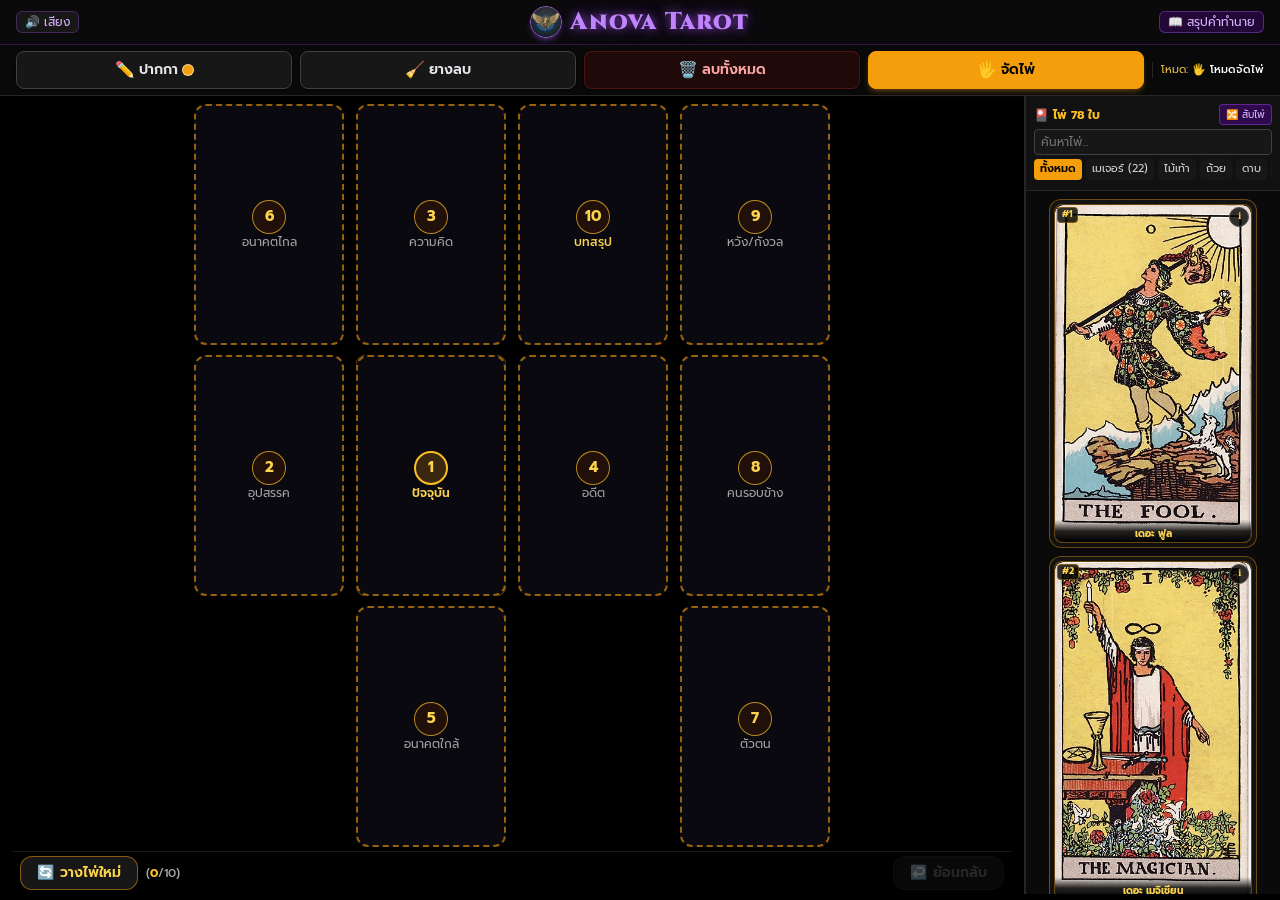
<file: index.html>
<!DOCTYPE html>
<html lang="th" class="h-full bg-black text-gray-100">
<head>
  <meta charset="UTF-8">
  <meta name="viewport" content="width=device-width, initial-scale=1.0, maximum-scale=1.0, user-scalable=no, viewport-fit=cover">
  <meta name="theme-color" content="#000000">
  <meta name="apple-mobile-web-app-capable" content="yes">
  <meta name="apple-mobile-web-app-status-bar-style" content="black-translucent">
  <meta name="apple-mobile-web-app-title" content="Anova Tarot">
  <title>Anova Tarot - แอพพลิเคชั่นไพ่ยิปซี Rider-Waite 78 ใบ</title>
  <link rel="icon" type="image/jpeg" href="[data-uri]">
  <link rel="manifest" href="manifest.json">
  <link rel="apple-touch-icon" sizes="180x180" href="apple-touch-icon-180.png">
<link rel="apple-touch-icon" sizes="167x167" href="apple-touch-icon-167.png">
<link rel="apple-touch-icon" sizes="152x152" href="apple-touch-icon-152.png">
<link rel="apple-touch-icon" sizes="120x120" href="apple-touch-icon-120.png">
  <!-- Tailwind CSS -->
  <script src="tailwind.js"></script>
  <!-- Google Fonts: Cinzel, Prompt, Sarabun -->
  
  
  <link rel="stylesheet" href="fonts.css">
  <style>
    :root {
      --slot-w: 68px;
      --slot-h: 108px;
      --grid-gap-x: 8px;
      --grid-gap-y: 8px;
      --badge-size: 26px;
      --badge-font: 12px;
      --label-font: 10px;
      --deck-card-w: 100%;
    }
    * {
      box-sizing: border-box;
      -webkit-tap-highlight-color: transparent;
    }
    html, body {
      width: 100%;
      height: 100%;
      height: 100dvh;
      max-height: 100dvh;
      margin: 0;
      padding: 0;
      overflow: hidden;
      font-family: 'Prompt', 'Sarabun', sans-serif;
      touch-action: manipulation;
      user-select: none;
      -webkit-user-select: none;
      background-color: #000000;
    }
    .font-mystic {
      font-family: 'Cinzel', serif;
    }
    /* Custom Scrollbar for Right Deck Sidebar */
    ::-webkit-scrollbar {
      width: 5px;
      height: 5px;
    }
    ::-webkit-scrollbar-track {
      background: #050505;
    }
    ::-webkit-scrollbar-thumb {
      background: #4c1d95;
      border-radius: 4px;
    }
    ::-webkit-scrollbar-thumb:hover {
      background: #a855f7;
    }
    /* Purple Glow for Anova Tarot Title */
    .anova-title-glow {
      color: #c084fc;
      text-shadow: 0 0 10px rgba(168, 85, 247, 0.75), 0 0 22px rgba(147, 51, 234, 0.45);
      letter-spacing: 0.08em;
    }
    /* Dashed Slots in Center Area */
    .tarot-slot {
      width: var(--slot-w);
      height: var(--slot-h);
      background: rgba(12, 10, 18, 0.9);
      border: 2px dashed rgba(245, 158, 11, 0.6);
      overflow: hidden;
      transition: transform 0.2s cubic-bezier(0.34, 1.56, 0.64, 1), border-color 0.2s ease, box-shadow 0.2s ease, background-color 0.2s ease;
      flex-shrink: 0;
      will-change: transform;
    }
    .tarot-slot:hover, .tarot-slot.slot-hover {
      border-color: #c084fc;
      border-style: solid;
      background: rgba(168, 85, 247, 0.22);
      box-shadow: 0 0 20px rgba(168, 85, 247, 0.65), inset 0 0 12px rgba(245, 158, 11, 0.35);
      transform: scale(1.07);
      z-index: 25;
    }
    .tarot-slot.occupied {
      border-style: solid;
      border-color: rgba(245, 158, 11, 0.9);
      background: #050505;
    }
    /* Card Holding & Placement Animations */
    .deck-card-item {
      transition: transform 0.22s cubic-bezier(0.34, 1.56, 0.64, 1), box-shadow 0.22s ease, border-color 0.2s ease;
      will-change: transform;
    }
    .deck-card-item.card-holding {
      transform: scale(1.06) translateY(-4px);
      border-color: #c084fc !important;
      box-shadow: 0 8px 22px rgba(168, 85, 247, 0.65), 0 0 14px rgba(251, 191, 36, 0.5);
      z-index: 30;
    }
    .deck-card-item.being-dragged {
      opacity: 0.25 !important;
      transform: scale(0.92);
    }
    .drag-locked {
      overflow: hidden !important;
      touch-action: none !important;
    }
    @keyframes cardPlacePop {
      0% { transform: scale(1.18); filter: brightness(1.35); }
      60% { transform: scale(0.96); }
      100% { transform: scale(1); filter: brightness(1); }
    }
    .card-placed-anim {
      animation: cardPlacePop 0.32s cubic-bezier(0.34, 1.56, 0.64, 1) forwards;
    }
    /* Exact 4x3 Grid dynamically sized by JS ResizeObserver */
    .spread-grid {
      display: grid;
      grid-template-columns: repeat(4, var(--slot-w));
      grid-template-rows: repeat(3, var(--slot-h));
      column-gap: var(--grid-gap-x);
      row-gap: var(--grid-gap-y);
      justify-content: center;
      align-content: center;
      margin: auto;
    }
    .slot-cell {
      width: var(--slot-w);
      height: var(--slot-h);
      display: flex;
      align-items: center;
      justify-content: center;
      overflow: hidden;
    }
    .slot-badge {
      width: var(--badge-size);
      height: var(--badge-size);
      font-size: var(--badge-font);
      line-height: 1;
      flex-shrink: 0;
    }
    .slot-label {
      font-size: var(--label-font);
      line-height: 1.1;
      max-width: 100%;
      overflow: hidden;
      text-overflow: ellipsis;
      white-space: nowrap;
    }
    /* Long press progress ring */
    .progress-ring {
      transform: rotate(-90deg);
    }
    .progress-ring__circle {
      stroke-dasharray: 113 113;
      stroke-dashoffset: 113;
    }
    /* Hardware-accelerated 60fps Floating Drag Ghost */
    #dragGhost {
      pointer-events: none;
      position: fixed;
      top: 0;
      left: 0;
      z-index: 9999;
      will-change: transform;
      filter: drop-shadow(0 16px 28px rgba(168, 85, 247, 0.65)) drop-shadow(0 4px 12px rgba(245, 158, 11, 0.5));
      display: none;
      transform-origin: center center;
    }
    /* Touch/Pen Contact Point Indicator on Ghost */
    .ghost-touch-dot {
      position: absolute;
      top: 42%;
      left: 50%;
      width: 22px;
      height: 22px;
      transform: translate(-50%, -50%);
      border-radius: 9999px;
      border: 2px solid #ffffff;
      background: radial-gradient(circle, rgba(192,132,252,0.85) 0%, rgba(245,158,11,0.4) 70%, transparent 100%);
      box-shadow: 0 0 12px #c084fc;
      pointer-events: none;
      z-index: 40;
    }
    /* Canvas Overlay */
    #drawingCanvas {
      position: absolute;
      top: 0;
      left: 0;
      width: 100%;
      height: 100%;
      z-index: 30;
      pointer-events: auto;
      touch-action: none;
    }
    .pointer-events-through {
      pointer-events: none !important;
    }
    .card-aspect {
      aspect-ratio: 7 / 12;
    }
    /* Orientation-aware safe padding */
    .safe-workspace {
      padding-bottom: calc(env(safe-area-inset-bottom, 0px) + 34px);
      padding-right: env(safe-area-inset-right, 0px);
      padding-left: env(safe-area-inset-left, 0px);
    }
    @media (min-width: 768px) {
      .safe-workspace {
        padding-bottom: calc(env(safe-area-inset-bottom, 0px) + 6px);
      }
    }
    /* Compact mode when screen height is small (e.g. Phone Landscape) */
    body.is-short-landscape .safe-workspace {
      padding-bottom: calc(env(safe-area-inset-bottom, 0px) + 2px);
    }
    body.is-short-landscape #anovaBrandBar {
      padding-top: 2px;
      padding-bottom: 2px;
    }
    body.is-short-landscape #anovaBrandTitle {
      font-size: 13px;
    }
    body.is-short-landscape #anovaBrandIcon {
      width: 20px;
      height: 20px;
    }
    body.is-short-landscape #appHeader {
      padding-top: 2px;
      padding-bottom: 2px;
    }
    body.is-short-landscape #appHeader button {
      padding-top: 2px;
      padding-bottom: 2px;
      font-size: 10px;
    }
    body.is-short-landscape #bottomActionBar {
      padding-top: 2px;
      padding-bottom: 2px;
    }
    body.is-short-landscape #bottomActionBar button {
      padding-top: 2px;
      padding-bottom: 2px;
      font-size: 10px;
    }
    body.is-short-landscape #searchBoxWrapper:not(.force-show) {
      display: none;
    }
    body.is-short-landscape #btnToggleSearchCompact {
      display: inline-flex;
    }
  </style>
<meta name="mobile-web-app-capable" content="yes">
</head>
<body class="h-full flex flex-col bg-black text-gray-200 overflow-hidden">

  <!-- ================= NEW TOP BRAND BAR (แถบชื่อแอพพลิเคชั่น Anova Tarot สีม่วง ตรงกลางพอดีสวยงาม) ================= -->
  <div id="anovaBrandBar" class="flex-shrink-0 bg-neutral-950 border-b border-purple-900/50 px-2 py-1 sm:py-1.5 relative flex items-center justify-center z-50 shadow-md">
    <!-- Left Quick Sound Toggle -->
    <div class="absolute left-2 sm:left-4 flex items-center gap-1.5">
      <button id="btnToggleSound" title="เปิด/ปิดเสียงเอฟเฟกต์" class="px-2 py-0.5 rounded-md bg-neutral-900 border border-purple-500/30 text-purple-300 hover:bg-neutral-800 text-[10px] sm:text-xs flex items-center gap-1 transition">
        <span id="soundIcon">🔊</span>
        <span class="hidden sm:inline">เสียง</span>
      </button>
    </div>

    <!-- Center Brand Logo + Purple Title "Anova Tarot" -->
    <div class="flex items-center justify-center gap-2 pointer-events-none">
      <img id="anovaBrandIcon" src="[data-uri]" alt="Anova Tarot Logo" class="w-6 h-6 sm:w-8 sm:h-8 rounded-full border border-purple-400/80 shadow-md shadow-purple-500/30 object-cover flex-shrink-0">
      <h1 id="anovaBrandTitle" class="font-mystic font-extrabold text-base sm:text-xl md:text-2xl anova-title-glow tracking-wider leading-none">
        Anova Tarot
      </h1>
    </div>

    <!-- Right Quick Summary Modal Button -->
    <div class="absolute right-2 sm:right-4 flex items-center gap-1.5">
      <button id="btnOpenSummary" title="ดูสรุปคำทำนายทั้ง 10 ตำแหน่ง" class="px-2 py-0.5 rounded-md bg-purple-950/50 border border-purple-500/40 text-purple-300 hover:bg-purple-900/60 text-[10px] sm:text-xs flex items-center gap-1 transition">
        <span>📖</span>
        <span class="hidden sm:inline">สรุปคำทำนาย</span>
      </button>
    </div>
  </div>

  <!-- ================= TOOL BAR (แท็บด้านบน: ปากกา | ยางลบ | ลบทั้งหมด ตามรูป) ================= -->
  <header id="appHeader" class="flex-shrink-0 bg-neutral-950/95 border-b border-neutral-800 z-50 px-1.5 py-1 sm:px-4 sm:py-1.5 relative">
    <div class="w-full max-w-7xl mx-auto flex items-center justify-between gap-1 sm:gap-2">
      
      <!-- 3 Main Drawing Tabs matching the user's sketch (ปากกา | ยางลบ | ลบทั้งหมด) + ปุ่มสลับโหมดจัดไพ่ -->
      <div class="flex-1 grid grid-cols-4 gap-1 sm:gap-2">
        
        <!-- Feature 1: Pen (ปากกา) -->
        <button id="btnPen" title="ปากกาขีดเขียนบนหน้าจอ (12 สี)" class="py-1 sm:py-1.5 px-1.5 sm:px-3 rounded-lg text-[11px] sm:text-sm font-semibold border border-neutral-700 bg-neutral-900 text-gray-200 hover:bg-neutral-800 transition flex items-center justify-center gap-1 shadow">
          <span class="text-sm sm:text-base leading-none">✏️</span>
          <span class="truncate">ปากกา</span>
          <span id="activeColorDot" class="w-2.5 h-2.5 sm:w-3 sm:h-3 rounded-full border border-white/60 flex-shrink-0" style="background-color: #f59e0b;"></span>
        </button>

        <!-- Feature 2: Eraser (ยางลบ) -->
        <button id="btnEraser" title="ยางลบเฉพาะจุด" class="py-1 sm:py-1.5 px-1.5 sm:px-3 rounded-lg text-[11px] sm:text-sm font-semibold border border-neutral-700 bg-neutral-900 text-gray-200 hover:bg-neutral-800 transition flex items-center justify-center gap-1 shadow">
          <span class="text-sm sm:text-base leading-none">🧹</span>
          <span class="truncate">ยางลบ</span>
        </button>

        <!-- Feature 3: Clear All (ลบทั้งหมด) -->
        <button id="btnClearCanvas" title="ลบสิ่งที่ขีดเขียนทั้งหมดแบบสะอาด" class="py-1 sm:py-1.5 px-1.5 sm:px-3 rounded-lg text-[11px] sm:text-sm font-semibold border border-red-900/50 bg-red-950/40 text-red-300 hover:bg-red-900/60 transition flex items-center justify-center gap-1 shadow">
          <span class="text-sm sm:text-base leading-none">🗑️</span>
          <span class="truncate">ลบทั้งหมด</span>
        </button>

        <!-- Mode Toggle: Move/Place Cards (จัดไพ่) -->
        <button id="btnModeInteract" title="โหมดจับ/ขยับไพ่" class="py-1 sm:py-1.5 px-1.5 sm:px-3 rounded-lg text-[11px] sm:text-sm font-semibold border border-amber-500 bg-amber-500 text-black shadow-md shadow-amber-500/20 transition flex items-center justify-center gap-1">
          <span class="text-sm sm:text-base leading-none">🖐️</span>
          <span class="truncate">จัดไพ่</span>
        </button>

      </div>

      <!-- Hidden/Compact Status Elements preserved for state & compatibility -->
      <div class="hidden xl:flex items-center gap-2 pl-2 border-l border-neutral-800 text-xs">
        <p id="modeStatusText" class="text-[11px] text-amber-300/90 whitespace-nowrap">
          โหมด: <span class="font-medium text-white" id="currentModeLabel">🖐️ โหมดจัดไพ่</span>
        </p>
      </div>
      <button id="btnToggleDeckMobile" class="hidden" title="สำรับไพ่">
        <span>🎴</span>
        <span>สำรับ (<span id="mobileDeckCount">78</span>)</span>
      </button>
    </div>

    <!-- Floating 12 Ink Colors Palette Window (หน้าต่างหมึกสี 12 สี เด้งขึ้นมาเมื่อกดปากกา) -->
    <div id="penColorBar" class="hidden absolute left-2 right-2 sm:left-4 sm:right-auto sm:w-96 top-full mt-1 p-2.5 sm:p-3 rounded-2xl bg-neutral-950/95 border-2 border-amber-500/60 shadow-2xl z-50 backdrop-blur-md max-h-[80dvh] overflow-y-auto">
      <div class="flex items-center justify-between mb-2">
        <span class="text-xs text-amber-300 font-semibold flex items-center gap-1.5">
          <span>🎨</span> เลือกหมึกสีปากกา (12 สี)
        </span>
        <button id="btnClosePalette" class="text-xs text-neutral-400 hover:text-white px-2 py-0.5 rounded bg-neutral-900 border border-neutral-700">
          ✕ ปิดหน้าต่างสี
        </button>
      </div>
      <div id="paletteContainer" class="grid grid-cols-6 gap-2 mb-2.5">
        <!-- Populated by JS with 12 colors -->
      </div>
      <!-- Pen Size Selector -->
      <div class="flex items-center justify-between pt-2 border-t border-neutral-800 text-xs text-neutral-400">
        <span>ขนาดเส้นปากกา/ยางลบ:</span>
        <div class="flex items-center gap-1.5">
          <button data-size="2" class="pen-size-btn px-2.5 py-0.5 rounded bg-neutral-900 border border-neutral-700 text-neutral-300 text-xs hover:border-amber-400">บาง</button>
          <button data-size="5" class="pen-size-btn px-2.5 py-0.5 rounded bg-amber-500/20 border border-amber-500 text-amber-300 text-xs font-bold">กลาง</button>
          <button data-size="10" class="pen-size-btn px-2.5 py-0.5 rounded bg-neutral-900 border border-neutral-700 text-neutral-300 text-xs hover:border-amber-400">หนา</button>
        </div>
      </div>
    </div>
  </header>

  <!-- ================= MAIN WORKSPACE (แบ่งซ้าย-กลาง 10 ช่อง และ ขวามือแถบไพ่ 78 ใบ ปรับอัตโนมัติทั้งแนวตั้งและแนวนอน) ================= -->
  <div id="workspaceContainer" class="flex-1 flex flex-row min-h-0 min-w-0 overflow-hidden relative bg-black safe-workspace">

    <!-- Overlay Canvas for Drawing/Erasing across the screen -->
    <canvas id="drawingCanvas" class="pointer-events-through"></canvas>

    <!-- CENTER AREA: พื้นที่ตรงกลาง 10 ช่องเส้นประ + ปุ่มล่างซ้ายและล่างขวา -->
    <main id="centerMainArea" class="flex-1 flex flex-col min-w-0 min-h-0 relative bg-black overflow-hidden px-1.5 sm:px-3 pt-1 pb-0.5 select-none">

      <!-- 10 SLOTS BOARD LAYOUT (ปรับขนาดอัตโนมัติตามหน้าจอทั้งแนวตั้ง/แนวนอน มือถือ/แท็บเล็ต/คอม)
           Row 1: [6]  [3]  [10]  [9]
           Row 2: [2]  [1]  [4]   [8]
           Row 3:      [5]        [7]
      -->
      <div id="boardGridWrapper" class="flex-1 min-h-0 min-w-0 w-full flex items-center justify-center relative z-10 overflow-hidden">
        <div id="boardGrid" class="spread-grid">

          <!-- ROW 1 -->
          <!-- Slot 6 -->
          <div class="slot-cell">
            <div id="slot-6" data-slot="6" class="tarot-slot rounded-lg sm:rounded-xl relative flex flex-col items-center justify-center p-0.5 cursor-pointer">
              <div class="slot-empty-content flex flex-col items-center justify-center w-full h-full text-center pointer-events-none px-0.5">
                <span class="slot-badge rounded-full border border-amber-400/70 bg-amber-950/40 text-amber-300 font-bold flex items-center justify-center mb-0.5">6</span>
                <span class="slot-label text-neutral-400">อนาคตไกล</span>
              </div>
              <div class="slot-card-content hidden w-full h-full relative"></div>
            </div>
          </div>

          <!-- Slot 3 -->
          <div class="slot-cell">
            <div id="slot-3" data-slot="3" class="tarot-slot rounded-lg sm:rounded-xl relative flex flex-col items-center justify-center p-0.5 cursor-pointer">
              <div class="slot-empty-content flex flex-col items-center justify-center w-full h-full text-center pointer-events-none px-0.5">
                <span class="slot-badge rounded-full border border-amber-400/70 bg-amber-950/40 text-amber-300 font-bold flex items-center justify-center mb-0.5">3</span>
                <span class="slot-label text-neutral-400">ความคิด</span>
              </div>
              <div class="slot-card-content hidden w-full h-full relative"></div>
            </div>
          </div>

          <!-- Slot 10 -->
          <div class="slot-cell">
            <div id="slot-10" data-slot="10" class="tarot-slot rounded-lg sm:rounded-xl relative flex flex-col items-center justify-center p-0.5 cursor-pointer">
              <div class="slot-empty-content flex flex-col items-center justify-center w-full h-full text-center pointer-events-none px-0.5">
                <span class="slot-badge rounded-full border border-amber-400/70 bg-amber-950/40 text-amber-300 font-bold flex items-center justify-center mb-0.5">10</span>
                <span class="slot-label text-amber-300 font-medium">บทสรุป</span>
              </div>
              <div class="slot-card-content hidden w-full h-full relative"></div>
            </div>
          </div>

          <!-- Slot 9 -->
          <div class="slot-cell">
            <div id="slot-9" data-slot="9" class="tarot-slot rounded-lg sm:rounded-xl relative flex flex-col items-center justify-center p-0.5 cursor-pointer">
              <div class="slot-empty-content flex flex-col items-center justify-center w-full h-full text-center pointer-events-none px-0.5">
                <span class="slot-badge rounded-full border border-amber-400/70 bg-amber-950/40 text-amber-300 font-bold flex items-center justify-center mb-0.5">9</span>
                <span class="slot-label text-neutral-400">หวัง/กังวล</span>
              </div>
              <div class="slot-card-content hidden w-full h-full relative"></div>
            </div>
          </div>

          <!-- ROW 2 -->
          <!-- Slot 2 -->
          <div class="slot-cell">
            <div id="slot-2" data-slot="2" class="tarot-slot rounded-lg sm:rounded-xl relative flex flex-col items-center justify-center p-0.5 cursor-pointer">
              <div class="slot-empty-content flex flex-col items-center justify-center w-full h-full text-center pointer-events-none px-0.5">
                <span class="slot-badge rounded-full border border-amber-400/70 bg-amber-950/40 text-amber-300 font-bold flex items-center justify-center mb-0.5">2</span>
                <span class="slot-label text-neutral-400">อุปสรรค</span>
              </div>
              <div class="slot-card-content hidden w-full h-full relative"></div>
            </div>
          </div>

          <!-- Slot 1 -->
          <div class="slot-cell">
            <div id="slot-1" data-slot="1" class="tarot-slot rounded-lg sm:rounded-xl relative flex flex-col items-center justify-center p-0.5 cursor-pointer ring-1 ring-amber-400/40">
              <div class="slot-empty-content flex flex-col items-center justify-center w-full h-full text-center pointer-events-none px-0.5">
                <span class="slot-badge rounded-full border-2 border-amber-400 bg-amber-500/20 text-amber-300 font-bold flex items-center justify-center mb-0.5">1</span>
                <span class="slot-label text-amber-300 font-semibold">ปัจจุบัน</span>
              </div>
              <div class="slot-card-content hidden w-full h-full relative"></div>
            </div>
          </div>

          <!-- Slot 4 -->
          <div class="slot-cell">
            <div id="slot-4" data-slot="4" class="tarot-slot rounded-lg sm:rounded-xl relative flex flex-col items-center justify-center p-0.5 cursor-pointer">
              <div class="slot-empty-content flex flex-col items-center justify-center w-full h-full text-center pointer-events-none px-0.5">
                <span class="slot-badge rounded-full border border-amber-400/70 bg-amber-950/40 text-amber-300 font-bold flex items-center justify-center mb-0.5">4</span>
                <span class="slot-label text-neutral-400">อดีต</span>
              </div>
              <div class="slot-card-content hidden w-full h-full relative"></div>
            </div>
          </div>

          <!-- Slot 8 -->
          <div class="slot-cell">
            <div id="slot-8" data-slot="8" class="tarot-slot rounded-lg sm:rounded-xl relative flex flex-col items-center justify-center p-0.5 cursor-pointer">
              <div class="slot-empty-content flex flex-col items-center justify-center w-full h-full text-center pointer-events-none px-0.5">
                <span class="slot-badge rounded-full border border-amber-400/70 bg-amber-950/40 text-amber-300 font-bold flex items-center justify-center mb-0.5">8</span>
                <span class="slot-label text-neutral-400">คนรอบข้าง</span>
              </div>
              <div class="slot-card-content hidden w-full h-full relative"></div>
            </div>
          </div>

          <!-- ROW 3 -->
          <!-- Col 1 Spacer -->
          <div class="slot-cell pointer-events-none"></div>

          <!-- Slot 5 (ใต้ช่อง 1) -->
          <div class="slot-cell">
            <div id="slot-5" data-slot="5" class="tarot-slot rounded-lg sm:rounded-xl relative flex flex-col items-center justify-center p-0.5 cursor-pointer">
              <div class="slot-empty-content flex flex-col items-center justify-center w-full h-full text-center pointer-events-none px-0.5">
                <span class="slot-badge rounded-full border border-amber-400/70 bg-amber-950/40 text-amber-300 font-bold flex items-center justify-center mb-0.5">5</span>
                <span class="slot-label text-neutral-400">อนาคตใกล้</span>
              </div>
              <div class="slot-card-content hidden w-full h-full relative"></div>
            </div>
          </div>

          <!-- Col 3 Spacer -->
          <div class="slot-cell pointer-events-none"></div>

          <!-- Slot 7 (ใต้ช่อง 8) -->
          <div class="slot-cell">
            <div id="slot-7" data-slot="7" class="tarot-slot rounded-lg sm:rounded-xl relative flex flex-col items-center justify-center p-0.5 cursor-pointer">
              <div class="slot-empty-content flex flex-col items-center justify-center w-full h-full text-center pointer-events-none px-0.5">
                <span class="slot-badge rounded-full border border-amber-400/70 bg-amber-950/40 text-amber-300 font-bold flex items-center justify-center mb-0.5">7</span>
                <span class="slot-label text-neutral-400">ตัวตน</span>
              </div>
              <div class="slot-card-content hidden w-full h-full relative"></div>
            </div>
          </div>

        </div>
      </div>

      <!-- BOTTOM ACTION BUTTONS (ปุ่มล่างซ้าย "วางไพ่ใหม่" และ ปุ่มล่างขวา "ย้อนกลับ" ไม่เกินพื้นที่แถบขวาตามรูป) -->
      <div id="bottomActionBar" class="flex-shrink-0 relative z-40 flex items-center justify-between pt-1 pb-0.5 px-1 sm:px-2 border-t border-neutral-900 bg-black">
        <!-- ปุ่มด้านล่างซ้าย: วางไพ่ใหม่ -->
        <div class="flex items-center gap-1.5 sm:gap-2">
          <button id="btnResetBoard" class="px-2.5 py-1 sm:px-4 sm:py-1.5 rounded-lg sm:rounded-xl border border-amber-500/50 bg-neutral-900 text-amber-300 hover:bg-neutral-800 active:scale-95 transition flex items-center gap-1.5 shadow-md text-[11px] sm:text-sm font-semibold">
            <span>🔄</span>
            <span>วางไพ่ใหม่</span>
          </button>
          <span class="text-[10px] sm:text-xs text-neutral-400 font-medium">(<span id="placedCount" class="text-amber-400 font-bold">0</span>/10)</span>
        </div>

        <!-- ปุ่มด้านขวามือ (ไม่เกินพื้นที่แถบขวา): ย้อนกลับ -->
        <button id="btnUndoCard" disabled class="px-2.5 py-1 sm:px-4 sm:py-1.5 rounded-lg sm:rounded-xl border border-amber-500/50 bg-neutral-900 text-amber-300 disabled:opacity-35 disabled:border-neutral-800 disabled:text-neutral-500 hover:bg-neutral-800 active:scale-95 transition flex items-center gap-1.5 shadow-md text-[11px] sm:text-sm font-semibold">
          <span>↩️</span>
          <span>ย้อนกลับ</span>
        </button>
      </div>

    </main>

    <!-- ================= RIGHT SIDEBAR (แถบด้านขวามือ แสดงรูปไพ่ยิปซี 78 ใบ เรียงลงมา ปรับขนาดอัตโนมัติทั้งแนวตั้งและแนวนอน) ================= -->
    <aside id="deckSidebar" class="w-[26%] min-w-[90px] max-w-[160px] sm:w-44 md:w-52 lg:w-64 sm:max-w-none flex-shrink-0 bg-neutral-950 border-l-2 border-neutral-800 flex flex-col h-full min-h-0 z-40 select-none">
      
      <!-- Sidebar Compact Header & Filter -->
      <div class="p-1 sm:p-2 border-b border-neutral-800 bg-neutral-900/60 flex-shrink-0">
        <div class="flex items-center justify-between mb-1 gap-1">
          <span class="text-amber-400 font-bold text-[10px] sm:text-xs truncate">🎴 ไพ่ 78 ใบ</span>
          <div class="flex items-center gap-1">
            <button id="btnShuffleDeck" title="สับไพ่แบบสุ่ม / เรียงตามลำดับ" class="text-[9px] sm:text-[10px] px-1.5 py-0.5 rounded bg-purple-950/70 text-purple-300 border border-purple-500/40 hover:bg-purple-900/80 transition whitespace-nowrap">🔀 สับไพ่</button>
            <button id="btnToggleSearchCompact" title="ค้นหาไพ่" class="hidden text-[10px] px-1 py-0.5 rounded bg-neutral-800 text-amber-300 border border-neutral-700">🔍</button>
            <button id="btnCloseDeckMobile" class="hidden text-neutral-400 text-xs">✕ ปิด</button>
          </div>
        </div>

        <!-- Search Box (auto-collapses in short phone landscape unless toggled) -->
        <div id="searchBoxWrapper" class="relative mb-1">
          <input type="text" id="cardSearchInput" placeholder="ค้นหาไพ่..." class="w-full bg-neutral-900 border border-neutral-700 rounded px-1.5 py-0.5 sm:py-1 text-[10px] sm:text-xs text-neutral-200 placeholder-neutral-500 focus:outline-none focus:border-purple-500">
        </div>

        <!-- Compact Category Filter Pills -->
        <div class="flex items-center gap-1 overflow-x-auto pb-0.5 text-[9px] sm:text-[11px]">
          <button data-filter="all" class="filter-tab px-1.5 py-0.5 rounded bg-amber-500 text-black font-semibold whitespace-nowrap">ทั้งหมด</button>
          <button data-filter="Major" class="filter-tab px-1.5 py-0.5 rounded bg-neutral-900 text-neutral-300 whitespace-nowrap">เมเจอร์ (22)</button>
          <button data-filter="wands" class="filter-tab px-1.5 py-0.5 rounded bg-neutral-900 text-neutral-300 whitespace-nowrap">ไม้เท้า</button>
          <button data-filter="cups" class="filter-tab px-1.5 py-0.5 rounded bg-neutral-900 text-neutral-300 whitespace-nowrap">ถ้วย</button>
          <button data-filter="swords" class="filter-tab px-1.5 py-0.5 rounded bg-neutral-900 text-neutral-300 whitespace-nowrap">ดาบ</button>
          <button data-filter="pents" class="filter-tab px-1.5 py-0.5 rounded bg-neutral-900 text-neutral-300 whitespace-nowrap">เหรียญ</button>
        </div>
      </div>

      <!-- Scrollable 78 Cards Column (แสดงเป็นรูปไพ่เรียงลงมา เลื่อนขึ้น-ลงได้ลื่นไหลทั้งแนวตั้งและแนวนอน) -->
      <div id="deckCardsList" class="flex-1 min-h-0 overflow-y-auto p-1 sm:p-2 space-y-1.5 sm:space-y-2 select-none touch-pan-y flex flex-col items-center">
        <!-- Rendered by JavaScript -->
      </div>

    </aside>

  </div>

  <!-- ================= FLOATING DRAG GHOST (ภาพไพ่ติดปลายนิ้ว/ปากกา เคลื่อนไหวสมจริง 60fps) ================= -->
  <div id="dragGhost" class="w-20 sm:w-28 card-aspect rounded-xl overflow-hidden border-2 border-purple-400 bg-neutral-900">
    <div class="ghost-touch-dot"></div>
    <div id="dragGhostInner" class="w-full h-full relative"></div>
  </div>

  <!-- ================= CARD DETAIL MODAL (หน้าต่างดูความหมายไพ่) ================= -->
  <div id="cardDetailModal" class="fixed inset-0 bg-black/85 backdrop-blur-sm z-50 hidden flex items-center justify-center p-3 sm:p-4">
    <div class="bg-neutral-950 border border-purple-500/50 rounded-2xl max-w-lg w-full max-h-[85dvh] overflow-y-auto p-4 sm:p-6 relative shadow-2xl text-neutral-200">
      
      <button id="btnCloseModal" class="absolute right-3 top-3 text-neutral-400 hover:text-white text-base w-8 h-8 rounded-full bg-neutral-900 flex items-center justify-center">
        ✕
      </button>

      <div class="flex flex-col sm:flex-row gap-3 sm:gap-4 items-center sm:items-start">
        <div id="modalCardPreview" class="w-24 sm:w-36 card-aspect rounded-xl overflow-hidden border border-amber-400/60 shadow-lg flex-shrink-0 bg-neutral-900 transition-transform duration-300">
        </div>
        <div class="flex-1 text-center sm:text-left">
          <div id="modalCardArcana" class="text-xs text-purple-400 font-semibold tracking-wider uppercase mb-0.5">Major Arcana</div>
          <h2 id="modalCardNameTh" class="text-base sm:text-xl font-bold text-white mb-0.5">ชื่อไพ่</h2>
          <div id="modalCardNameEn" class="text-xs sm:text-sm text-neutral-400 font-mystic mb-2">English Name</div>
          
          <div class="bg-purple-950/25 border border-purple-500/30 rounded-lg p-2">
            <div class="text-[11px] text-purple-300 font-medium">คำสำคัญ (Keywords):</div>
            <div id="modalCardKeywords" class="text-xs text-neutral-300"></div>
          </div>
        </div>
      </div>

      <div class="mt-3 space-y-2.5 text-xs sm:text-sm">
        <div class="p-2.5 bg-neutral-900/60 rounded-xl border border-neutral-800">
          <h3 class="font-semibold text-amber-300 mb-1 flex items-center gap-1">
            <span>✨</span> ความหมายโดยรวม (ไพ่ตั้งตรง)
          </h3>
          <p id="modalCardMeaning" class="text-neutral-300 leading-relaxed text-xs"></p>
        </div>

        <div class="grid grid-cols-1 sm:grid-cols-2 gap-2">
          <div class="p-2.5 bg-neutral-900/60 rounded-xl border border-neutral-800">
            <h4 class="font-semibold text-sky-400 mb-1 flex items-center gap-1">
              <span>💼</span> การงาน & การเงิน
            </h4>
            <p id="modalCardWork" class="text-neutral-300 text-xs leading-relaxed"></p>
          </div>
          <div class="p-2.5 bg-neutral-900/60 rounded-xl border border-neutral-800">
            <h4 class="font-semibold text-pink-400 mb-1 flex items-center gap-1">
              <span>💖</span> ความรักความสัมพันธ์
            </h4>
            <p id="modalCardLove" class="text-neutral-300 text-xs leading-relaxed"></p>
          </div>
        </div>

        <div class="p-2.5 bg-red-950/20 rounded-xl border border-red-900/30">
          <h4 class="font-semibold text-red-400 mb-1 flex items-center gap-1">
            <span>🔄</span> ความหมายกลับหัว (Reversed)
          </h4>
          <p id="modalCardReversed" class="text-neutral-300 text-xs leading-relaxed"></p>
        </div>
      </div>

      <div class="mt-4 pt-3 border-t border-neutral-800 flex items-center justify-between">
        <button id="btnModalCloseAction" class="px-3 py-1.5 rounded-lg bg-neutral-900 text-neutral-400 hover:text-white text-xs">
          ปิดหน้าต่าง
        </button>
        <button id="btnModalPlaceAction" class="px-3.5 py-1.5 rounded-xl bg-amber-500 hover:bg-amber-400 text-black font-semibold text-xs transition shadow-lg flex items-center gap-1.5">
          <span>📥</span>
          <span>วางลงช่องว่างถัดไป</span>
        </button>
      </div>

    </div>
  </div>

  <!-- ================= SPREAD SUMMARY MODAL (หน้าต่างสรุปคำทำนายทั้ง 10 ตำแหน่ง) ================= -->
  <div id="summaryModal" class="fixed inset-0 bg-black/85 backdrop-blur-sm z-50 hidden flex items-center justify-center p-3 sm:p-4">
    <div class="bg-neutral-950 border border-purple-500/50 rounded-2xl max-w-2xl w-full max-h-[85dvh] flex flex-col shadow-2xl text-neutral-200 overflow-hidden">
      <div class="p-3 sm:p-4 border-b border-neutral-800 flex items-center justify-between bg-neutral-900/60">
        <div class="flex items-center gap-2">
          <img src="[data-uri]" alt="Icon" class="w-6 h-6 rounded-full border border-purple-400">
          <h3 class="font-bold text-sm sm:text-base text-purple-300">สรุปผลการเปิดไพ่ 10 ตำแหน่ง (Anova Tarot)</h3>
        </div>
        <button id="btnCloseSummary" class="text-neutral-400 hover:text-white w-7 h-7 rounded-full bg-neutral-800 flex items-center justify-center text-sm">✕</button>
      </div>
      <div id="summaryContentList" class="flex-1 overflow-y-auto p-3 sm:p-4 space-y-2.5 text-xs">
        <!-- Populated dynamically -->
      </div>
    </div>
  </div>

  <!-- Toast Notification -->
  <div id="toast" class="fixed top-14 left-1/2 transform -translate-x-1/2 bg-neutral-900/95 border border-purple-500/60 text-white text-xs px-3 py-1 rounded-xl shadow-2xl pointer-events-none transition-all duration-300 opacity-0 z-50 flex items-center gap-1.5 whitespace-nowrap">
    <span id="toastIcon">✨</span>
    <span id="toastMsg">ข้อความแจ้งเตือน</span>
  </div>

  <!-- ================= JAVASCRIPT LOGIC ================= -->
  <script>
    // 78 Rider-Waite Cards Data
    const CARDS = [{"id": "major_00", "num": 0, "name_en": "The Fool", "name_th": "เดอะ ฟูล (คนโง่เขลา / ผู้แสวงหา)", "suit": "major", "suit_th": "เมเจอร์ อาคาน่า", "arcana": "Major", "roman": "0", "file": "RWS_Tarot_00_Fool.jpg", "color": "#f59e0b", "keywords": "การเริ่มต้นใหม่, อิสรภาพ, การเดินทาง, ไร้เดียงสา, กล้าเสี่ยง", "meaning": "การเริ่มต้นสิ่งใหม่ๆ โดยไม่ยึดติดกับกรอบเดิม มีความกล้าที่จะก้าวไปข้างหน้าอย่างเป็นอิสระ การเดินทางผจญภัย", "work": "เริ่มโปรเจกต์ใหม่ งานอิสระ กล้าเปลี่ยนสายงาน", "love": "ความรักที่สดใส ไร้กฎเกณฑ์ รักอิสระ หรือเพิ่งเริ่มต้นคุยกัน", "reversed": "ความประมาทเลินเล่อ ความเสี่ยงที่ไม่รอบคอบ ทำอะไรตามอารมณ์จนเกิดปัญหา"}, {"id": "major_01", "num": 1, "name_en": "The Magician", "name_th": "เดอะ เมจิเชียน (ผู้วิเศษ)", "suit": "major", "suit_th": "เมเจอร์ อาคาน่า", "arcana": "Major", "roman": "I", "file": "RWS_Tarot_01_Magician.jpg", "color": "#ef4444", "keywords": "ความสามารถ, พรสวรรค์, การสื่อสาร, ความคิดสร้างสรรค์, ปฏิภาณไหวพริบ", "meaning": "ผู้มีความสามารถรอบด้าน ปฏิภาณไหวพริบเป็นเลิศ สามารถเสกสร้างความสำเร็จจากความรู้และเครื่องมือที่มี", "work": "เจรจาธุรกิจสำเร็จ ความคิดสร้างสรรค์โดดเด่น จัดการงานได้คล่องตัว", "love": "มีเสน่ห์ดึงดูด พูดจาน่าฟัง ความสัมพันธ์น่าตื่นเต้น", "reversed": "การหลอกลวง วาทศิลป์เอาเปรียบ ขาดสมาธิ หรือใช้ความสามารถในทางที่ผิด"}, {"id": "major_02", "num": 2, "name_en": "The High Priestess", "name_th": "เดอะ ไฮพรีสเตส (ราชินีพระจันทร์ / นักบวชหญิง)", "suit": "major", "suit_th": "เมเจอร์ อาคาน่า", "arcana": "Major", "roman": "II", "file": "RWS_Tarot_02_High_Priestess.jpg", "color": "#06b6d4", "keywords": "สัญชาตญาณ, ความลับ, ความลึกลับ, ปัญญาญาณ, ความเงียบสงบ", "meaning": "การฟังเสียงในใจและสัญชาตญาณของตนเอง มีความรอบรู้และความรู้สึกลึกซึ้ง ความลับที่ยังไม่เปิดเผย", "work": "ใช้จิตวิทยาและการสังเกต เหมาะกับงานวิจัย จิตวิทยา หรือการวางแผนเบื้องหลัง", "love": "ความสัมพันธ์ที่ซ่อนเร้น รักข้างเดียว หรือมีเรื่องปิดบังที่ยังไม่พูดตรงๆ", "reversed": "อารมณ์แปรปรวน ความลับถูกเปิดเผย เพิกเฉยต่อสัญชาตญาณ"}, {"id": "major_03", "num": 3, "name_en": "The Empress", "name_th": "ดิ เอมเพรส (จักรพรรดินี)", "suit": "major", "suit_th": "เมเจอร์ อาคาน่า", "arcana": "Major", "roman": "III", "file": "RWS_Tarot_03_Empress.jpg", "color": "#10b981", "keywords": "ความอุดมสมบูรณ์, ความรักความอบอุ่น, การดูแล, ความสุขสบาย, ธรรมชาติ", "meaning": "ความอุดมสมบูรณ์ในชีวิต มารดาผู้ให้กำเนิด ความอบอุ่น ความเจริญงอกงามทั้งด้านจิตใจและทรัพย์สิน", "work": "ผลิดอกออกผล ธุรกิจเติบโต ได้รับการสนับสนุนอย่างดี ได้กำไรมั่นคง", "love": "ความรักหวานชื่น มีโอกาสแต่งงานหรือสร้างครอบครัวที่อบอุ่น มีบุตร", "reversed": "ความเกียจคร้าน หลงระเริงในความสบาย หรือการดูแลที่กลายเป็นการครอบงำ"}, {"id": "major_04", "num": 4, "name_en": "The Emperor", "name_th": "ดิ เอมเพอเรอร์ (จักรพรรดิ)", "suit": "major", "suit_th": "เมเจอร์ อาคาน่า", "arcana": "Major", "roman": "IV", "file": "RWS_Tarot_04_Emperor.jpg", "color": "#dc2626", "keywords": "อำนาจ, ความมั่นคง, ความเป็นผู้นำ, ระเบียบวินัย, โครงสร้าง", "meaning": "ผู้นำที่มีระเบียบวินัย อำนาจ การควบคุม และความเด็ดขาด มีโครงสร้างการทำงานและชีวิตที่แข็งแกร่ง", "work": "ตำแหน่งหน้าที่สูงขึ้น ได้เป็นผู้นำ การบริหารจัดการเป็นระบบ ธุรกิจมั่นคง", "love": "คนรักเป็นผู้ใหญ่ มีอำนาจ คอยปกป้อง แต่อาจมีนิสัยเข้มงวดหรือบงการ", "reversed": "การใช้อำนาจเผด็จการ แข็งกร้าวเกินไป ไม่ยอมปรับตัว มีปัญหากับผู้ใหญ่"}, {"id": "major_05", "num": 5, "name_en": "The Hierophant", "name_th": "เดอะ ไฮโรแฟนท์ (สังฆราช / ครูอาจารย์)", "suit": "major", "suit_th": "เมเจอร์ อาคาน่า", "arcana": "Major", "roman": "V", "file": "RWS_Tarot_05_Hierophant.jpg", "color": "#d97706", "keywords": "ศีลธรรม, ประเพณี, การศึกษา, ที่ปรึกษา, จิตวิญญาณ", "meaning": "ผู้ยึดมั่นในคุณธรรมคำสอน ขนบธรรมเนียม การศึกษาหาความรู้ การมีผู้ใหญ่หรือที่ปรึกษาคอยชี้แนะ", "work": "งานด้านการศึกษา การสอน กฎหมาย ราชการ ได้รับคำแนะนำที่ดีจากผู้เชี่ยวชาญ", "love": "ความรักตามขนบธรรมเนียม ผู้ใหญ่เห็นชอบ มีการปรึกษาหารืออย่างมีเหตุผล", "reversed": "ความหัวโบราณ ยึดติดจนอึดอัด หรือการต่อต้านกฎเกณฑ์ที่ไม่เป็นธรรม"}, {"id": "major_06", "num": 6, "name_en": "The Lovers", "name_th": "เดอะ เลิฟเวอร์ส (คู่รัก / การตัดสินใจ)", "suit": "major", "suit_th": "เมเจอร์ อาคาน่า", "arcana": "Major", "roman": "VI", "file": "RWS_Tarot_06_Lovers.jpg", "color": "#ec4899", "keywords": "ความรัก, ทางเลือกสำคัญ, ความผูกพัน, ความสามัคคี, เสน่ห์", "meaning": "ความรักความผูกพันที่ลงตัว การพบเจอเนื้อคู่ หรือการมาถึงของทางแยกสำคัญในชีวิตที่ต้องเลือกด้วยหัวใจ", "work": "การร่วมมือเป็นหุ้นส่วน การตัดสินใจเลือกทางเดินงานที่สอดคล้องกับค่านิยมตนเอง", "love": "ความรักหวานซึ้ง ดึงดูดกันอย่างลึกซึ้ง การตกลงปลงใจเป็นคู่ชีวิต", "reversed": "ความขัดแย้งในความสัมพันธ์ ทางเลือกที่ไม่ลงรอย หรือความไม่ซื่อสัตย์"}, {"id": "major_07", "num": 7, "name_en": "The Chariot", "name_th": "เดอะ แชริออต (รถม้าศึก)", "suit": "major", "suit_th": "เมเจอร์ อาคาน่า", "arcana": "Major", "roman": "VII", "file": "RWS_Tarot_07_Chariot.jpg", "color": "#2563eb", "keywords": "ชัยชนะ, ความมุ่งมั่น, เอาชนะอุปสรรค, การควบคุม, การเดินทาง", "meaning": "ความมุ่งมั่นเอาชนะอุปสรรคด้วยพลังใจและการควบคุมตนเอง การฝ่าฟันมรสุมสู่ชัยชนะที่คู่ควร", "work": "ต้องลุยและเหน็ดเหนื่อยแต่สำเร็จอย่างงดงาม การเดินทางติดต่องาน การแข่งขันชนะคู่แข่ง", "love": "ความสัมพันธ์ที่ต้องใช้ความพยายามควบคุมอารมณ์ หรือการลุยจีบอย่างจริงจัง", "reversed": "การสูญเสียการควบคุม ความก้าวร้าว มุทะลุจนเกิดอุบัติเหตุหรือพ่ายแพ้"}, {"id": "major_08", "num": 8, "name_en": "Strength", "name_th": "สเตรนธ์ (ความเข้มแข็ง / อ่อนโยนสยบมาร)", "suit": "major", "suit_th": "เมเจอร์ อาคาน่า", "arcana": "Major", "roman": "VIII", "file": "RWS_Tarot_08_Strength.jpg", "color": "#f59e0b", "keywords": "ความอดทน, พลังใจ, เมตตาธรรม, การควบคุมอารมณ์, สยบความรุนแรง", "meaning": "ความเข้มแข็งจากภายใน การเอาชนะความกลัวและความรุนแรงด้วยความเมตตา ความอดทน และความนุ่มนวล", "work": "สามารถจัดการกับปัญหายากๆ หรือคนที่เอาแต่ใจได้ด้วยความสุขุมและวุฒิภาวะ", "love": "การดูแลประคับประคองคนรักด้วยความเข้าใจ ฝ่ายหญิงมีอิทธิพลต่อความสัมพันธ์", "reversed": "ความอ่อนแอทางใจ ความโกรธครอบงำ หรือขาดความมั่นใจในตนเอง"}, {"id": "major_09", "num": 9, "name_en": "The Hermit", "name_th": "เดอะ เฮอร์มิท (ฤๅษี / นักพรต)", "suit": "major", "suit_th": "เมเจอร์ อาคาน่า", "arcana": "Major", "roman": "IX", "file": "RWS_Tarot_09_Hermit.jpg", "color": "#64748b", "keywords": "การค้นหาความจริง, ความสันโดษ, สติปัญญา, สมาธิ, การทบทวนตนเอง", "meaning": "การปลีกวิเวกเพื่อค้นหาคำตอบในจิตใจ การศึกษาหาความรู้เชิงลึก การมีเวลาอยู่กับตัวเองอย่างมีสติ", "work": "การวิจัย ศึกษาต่อ ทำงานเดี่ยว คิดค้นและวางแผนอย่างรอบคอบ ไม่ชอบความวุ่นวาย", "love": "คนโสดอยู่สบายใจ หรือความสัมพันธ์ที่ต้องการพื้นที่ส่วนตัวเพื่อคิดทบทวน", "reversed": "ความเหงา ว้าเหว่ แยกตัวจากสังคมจนแปลกแยก ปฏิเสธความช่วยเหลือ"}, {"id": "major_10", "num": 10, "name_en": "Wheel of Fortune", "name_th": "วีล ออฟ ฟอร์จูน (กงล้อแห่งโชคชะตา)", "suit": "major", "suit_th": "เมเจอร์ อาคาน่า", "arcana": "Major", "roman": "X", "file": "RWS_Tarot_10_Wheel_of_Fortune.jpg", "color": "#8b5cf6", "keywords": "โชคชะตา, จุดเปลี่ยน, วัฏจักร, โชคลาภ, โอกาสใหม่", "meaning": "การหมุนเวียนของโชคชะตา จุดเปลี่ยนสำคัญในทางที่ดีขึ้น สิ่งที่สร้างมาเริ่มส่งผล ได้รับโอกาสทอง", "work": "สถานการณ์งานพลิกฟื้น โอกาสดีเข้ามา เงินทองไหลมาเทมา การลงทุนได้ผลกำไร", "love": "พรหมลิขิตนำพาคนรักมาพบกัน ความสัมพันธ์พัฒนาไปอีกขั้น", "reversed": "โชคร้ายชั่วคราว อุปสรรคที่ควบคุมไม่ได้ ต้องอดทนรอจังหวะเวลาหมุนเวียน"}, {"id": "major_11", "num": 11, "name_en": "Justice", "name_th": "จัสติส (ความยุติธรรม / ตาชั่งแห่งกรรม)", "suit": "major", "suit_th": "เมเจอร์ อาคาน่า", "arcana": "Major", "roman": "XI", "file": "RWS_Tarot_11_Justice.jpg", "color": "#0284c7", "keywords": "ความยุติธรรม, เหตุและผล, กฎหมาย, ความซื่อตรง, การตัดสินใจ", "meaning": "การชั่งน้ำหนักด้วยเหตุผล กฎแห่งกรรมทำอย่างไรได้ผลอย่างนั้น ความตรงไปตรงมาและการตัดสินใจที่ถูกต้อง", "work": "เอกสารสัญญา กฎหมาย การประเมินผลงานที่ตรงไปตรงมา ความโปร่งใส", "love": "ความสัมพันธ์ที่ชัดเจน มีความเท่าเทียมและซื่อสัตย์ต่อกัน การจดทะเบียนสมรส", "reversed": "ความอยุติธรรม คดีความเสียเปรียบ สัญญาไม่เป็นธรรม การตัดสินผิดพลาด"}, {"id": "major_12", "num": 12, "name_en": "The Hanged Man", "name_th": "เดอะ แฮงด์แมน (คนแขวนคอ / เสียสละเพื่อมุมมองใหม่)", "suit": "major", "suit_th": "เมเจอร์ อาคาน่า", "arcana": "Major", "roman": "XII", "file": "RWS_Tarot_12_Hanged_Man.jpg", "color": "#0ea5e9", "keywords": "การเสียสละ, การหยุดนิ่ง, มุมมองใหม่, การรอคอย, การปล่อยวาง", "meaning": "สถานการณ์ที่ต้องหยุดนิ่งเพื่อปรับเปลี่ยนมุมมอง การเสียสละสิ่งหนึ่งเพื่อได้สิ่งที่ดีกว่าในระยะยาว", "work": "งานชะลอตัว ต้องรอเวลา การยอมทนเพื่อเป้าหมายใหญ่ การมองปัญหาแบบกลับมุม", "love": "ความรักที่ต้องรอคอย การยอมเสียสละ หรือรู้สึกติดอยู่ในสภาวะกลืนไม่เข้าคายไม่ออก", "reversed": "การดิ้นรนอย่างไร้ประโยชน์ ไม่ยอมปล่อยวาง หรือเสียสละโดยไม่เกิดประโยชน์"}, {"id": "major_13", "num": 13, "name_en": "Death", "name_th": "เดธ (ความตาย / การสิ้นสุดเพื่อเริ่มต้นใหม่)", "suit": "major", "suit_th": "เมเจอร์ อาคาน่า", "arcana": "Major", "roman": "XIII", "file": "RWS_Tarot_13_Death.jpg", "color": "#475569", "keywords": "การเปลี่ยนแปลงครั้งใหญ่, จุดสิ้นสุด, การเริ่มต้นใหม่, ปล่อยวางอดีต, พลิกโฉม", "meaning": "การสิ้นสุดของสิ่งเก่าเพื่อเปิดทางให้สิ่งใหม่เข้ามา การเปลี่ยนแปลงครั้งใหญ่ในชีวิตที่หลีกเลี่ยงไม่ได้", "work": "การลาออก เปลี่ยนงาน ยุติโปรเจกต์เดิมเพื่อเริ่มสิ่งใหม่ที่ดีกว่า", "love": "การจบความสัมพันธ์ที่คาราคาซัง การปล่อยวางอดีตเพื่อเริ่มต้นชีวิตใหม่", "reversed": "การยึดติดกับสิ่งที่จบไปแล้ว กลัวการเปลี่ยนแปลง ปฏิเสธความจริง"}, {"id": "major_14", "num": 14, "name_en": "Temperance", "name_th": "เทมเพอแรนซ์ (การปรับสมดุล / การประนีประนอม)", "suit": "major", "suit_th": "เมเจอร์ อาคาน่า", "arcana": "Major", "roman": "XIV", "file": "RWS_Tarot_14_Temperance.jpg", "color": "#14b8a6", "keywords": "ความสมดุล, การปรับตัว, การเยียวยา, การประสานงาน, สายกลาง", "meaning": "การประนีประนอม ผสมผสานสิ่งต่างๆ ให้ลงตัวอย่างพอดี การเดินทางสายกลางและการฟื้นฟูเยียวยา", "work": "การเจรจาประสานงาน การปรับตัวเข้ากับทีม การโยกย้ายหรือเดินทางราบรื่น", "love": "การปรับความเข้าใจ การประนีประนอมความต่าง ความสัมพันธ์ที่สงบสุขและเข้าใจกัน", "reversed": "ความไม่สมดุล สุดโต่ง ขาดความอดทน การขัดแย้งที่ไม่ยอมลงให้กัน"}, {"id": "major_15", "num": 15, "name_en": "The Devil", "name_th": "เดอะ เดวิล (ปีศาจ / กิเลสตัณหา)", "suit": "major", "suit_th": "เมเจอร์ อาคาน่า", "arcana": "Major", "roman": "XV", "file": "RWS_Tarot_15_Devil.jpg", "color": "#b91c1c", "keywords": "กิเลส, พันธนาการ, ความหลงใหล, สิ่งเสพติด, ความโลภ, ตัณหา", "meaning": "การตกอยู่ใต้การครอบงำของตัณหา ความโลภ หรือพันธนาการทางวัตถุ ความหลงใหลที่ยากจะถอนตัว", "work": "ผลประโยชน์ทับซ้อน การติดกับดักงานที่ไม่ชอบเพราะเงิน ความตึงเครียด", "love": "ความรักที่ลุ่มหลง ร้อนแรงด้วยเสน่หา หรือความสัมพันธ์ที่เป็นพิษ (Toxic)", "reversed": "การหลุดพ้นจากพันธนาการ การตาสว่าง ปลดปล่อยตัวเองจากสิ่งมอมเมา"}, {"id": "major_16", "num": 16, "name_en": "The Tower", "name_th": "เดอะ ทาวเวอร์ (หอคอยพังทลาย / เหตุการณ์กะทันหัน)", "suit": "major", "suit_th": "เมเจอร์ อาคาน่า", "arcana": "Major", "roman": "XVI", "file": "RWS_Tarot_16_Tower.jpg", "color": "#ea580c", "keywords": "การพังทลาย, เรื่องกะทันหัน, ช็อก, ตาสว่าง, การทำลายภาพลวงตา", "meaning": "เหตุการณ์ไม่คาดฝันที่เกิดขึ้นฉับพลัน ทำให้โครงสร้างเดิมพังทลายลงเพื่อเผยความจริงที่ซ่อนอยู่", "work": "การเปลี่ยนแปลงกะทันหัน การยกเลิกโปรเจกต์ วิกฤตการณ์ที่ต้องตั้งสติรับมือ", "love": "การทะเลาะรุนแรงกะทันหัน ความจริงเปิดเผยจนความสัมพันธ์สะเทือน", "reversed": "การรอดพ้นจากภัยพิบัติอย่างหวุดหวิด หรือการยื้อสถานการณ์ที่พังทลายไว้"}, {"id": "major_17", "num": 17, "name_en": "The Star", "name_th": "เดอะ สตาร์ (ดวงดาวแห่งความหวัง)", "suit": "major", "suit_th": "เมเจอร์ อาคาน่า", "arcana": "Major", "roman": "XVII", "file": "RWS_Tarot_17_Star.jpg", "color": "#38bdf8", "keywords": "ความหวัง, แรงบันดาลใจ, การฟื้นฟู, ความสงบสุข, ความศรัทธา", "meaning": "แสงสว่างแห่งความหวังหลังพายุผ่านพ้น การได้รับการเยียวยาจิตใจ แรงบันดาลใจ และอนาคตที่สดใส", "work": "งานมีความหวัง ได้รับการยอมรับ ความคิดสร้างสรรค์เบ่งบาน โอกาสดีรออยู่", "love": "ความรักที่บริสุทธิ์ สงบ และเติมเต็มใจกันและกัน คนโสดจะเจอคนดีที่ตรงใจ", "reversed": "ความหมดหวัง ขาดศรัทธา มองโลกในแง่ร้าย ขาดแรงบันดาลใจ"}, {"id": "major_18", "num": 18, "name_en": "The Moon", "name_th": "เดอะ มูน (ดวงจันทร์ / ความกังวลและภาพลวงตา)", "suit": "major", "suit_th": "เมเจอร์ อาคาน่า", "arcana": "Major", "roman": "XVIII", "file": "RWS_Tarot_18_Moon.jpg", "color": "#6366f1", "keywords": "ภาพลวงตา, ความกลัว, ความไม่แน่นอน, จิตใต้สำนึก, ความวิตกกังวล", "meaning": "สภาวะจิตใจที่หม่นหมอง วิตกกังวลในสิ่งที่ยังไม่เกิดขึ้น ภาพลวงตาที่ทำให้สับสนและไม่แน่ใจ", "work": "สถานการณ์คลุมเครือ ระวังการถูกหลอกหรือข้อมูลที่ไม่ชัดเจน อย่าเพิ่งตัดสินใจด่วน", "love": "ความไม่ไว้ใจ ระแวง หวาดกลัว หรือมีความลับซ่อนอยู่ในความสัมพันธ์", "reversed": "ความจริงเริ่มกระจ่าง ปัญหาคลี่คลาย หลุดพ้นจากความกลัวที่หลอกหลอน"}, {"id": "major_19", "num": 19, "name_en": "The Sun", "name_th": "เดอะ ซัน (ดวงอาทิตย์ / ความสุขและชัยชนะ)", "suit": "major", "suit_th": "เมเจอร์ อาคาน่า", "arcana": "Major", "roman": "XIX", "file": "RWS_Tarot_19_Sun.jpg", "color": "#eab308", "keywords": "ความสำเร็จ, ความสุข, ความกระจ่าง, พลังชีวิต, ชัยชนะอันยิ่งใหญ่", "meaning": "หนึ่งในไพ่ที่ดีที่สุด ความสำเร็จ ความสดใส รุ่งโรจน์ มีชีวิตชีวา และความชัดเจนในทุกมิติ", "work": "ประสบความสำเร็จอย่างงดงาม ชื่อเสียงโด่งดัง ได้รับคำยกย่อง ธุรกิจเฟื่องฟู", "love": "ความรักที่เปิดเผย อบอุ่น มีความสุขล้นพ้น ได้แต่งงานหรือมีข่าวดีเรื่องบุตร", "reversed": "ความสุขที่ล่าช้าลงชั่วคราว หรือมองโลกในแง่ดีเกินความเป็นจริง"}, {"id": "major_20", "num": 20, "name_en": "Judgement", "name_th": "จัดจ์เมนต์ (การตัดสิน / การฟื้นคืนชีพและตื่นรู้)", "suit": "major", "suit_th": "เมเจอร์ อาคาน่า", "arcana": "Major", "roman": "XX", "file": "RWS_Tarot_20_Judgement.jpg", "color": "#a855f7", "keywords": "การตื่นรู้, ผลของการกระทำ, การเกิดใหม่, เสียงเรียกแห่งจิตวิญญาณ, ชี้ขาด", "meaning": "การตัดสินชี้ขาด ผลลัพธ์จากการกระทำในอดีต การฟื้นคืนจากปัญหา และการตื่นรู้สู่ชีวิตใหม่", "work": "ผลการสอบ ผลงานที่สร้างไว้ได้รับการประเมิน การได้รับโอกาสครั้งที่สองในการแก้ตัว", "love": "คนรักเก่ากลับมา การปรับความเข้าใจอย่างถึงแก่น หรือการตัดสินใจขั้นเด็ดขาด", "reversed": "การหนีความจริง ปฏิเสธการปรับปรุงตนเอง เสียใจกับอดีตที่ไม่ยอมแก้ไข"}, {"id": "major_21", "num": 21, "name_en": "The World", "name_th": "เดอะ เวิลด์ (โลก / ความสมบูรณ์แบบและการบรรลุเป้าหมาย)", "suit": "major", "suit_th": "เมเจอร์ อาคาน่า", "arcana": "Major", "roman": "XXI", "file": "RWS_Tarot_21_World.jpg", "color": "#10b981", "keywords": "ความสมบูรณ์แบบ, ความสำเร็จสูงสุด, การบรรลุเป้าหมาย, การท่องเที่ยวระดับสากล", "meaning": "การบรรลุเป้าหมายอย่างสมบูรณ์แบบ ความกลมกลืนกับโลก การเดินทางไกล และความพอใจในชีวิต", "work": "งานสำเร็จตามเป้าหมายทุกประการ ได้รับการยกย่อง งานเกี่ยวข้องกับต่างประเทศ", "love": "ความรักที่สมบูรณ์แบบ เจอคู่แท้ เข้าใจกันอย่างลึกซึ้ง มีความสุขสงบ", "reversed": "ความสำเร็จที่ยังไม่ครบถ้วน งานค้างคาที่ต้องเก็บรายละเอียดอีกนิด"}, {"id": "wands_01", "num": 1, "name_en": "Ace of Wands", "name_th": "1 ไม้เท้า (Ace of Wands)", "suit": "wands", "suit_th": "ไม้เท้า (Wands)", "arcana": "Minor", "roman": "I", "file": "Wands01.jpg", "color": "#f97316", "keywords": "การเริ่มต้นโอกาสใหม่, พลังบริสุทธิ์แห่งธาตุ", "meaning": "จุดเริ่มต้นของงานใหม่ ไอเดียใหม่ ความกระตือรือร้นและพลังงานสร้างสรรค์", "work": "ได้โปรเจกต์ใหม่ ความคิดสร้างสรรค์พุ่งพล่าน", "love": "พบรักที่น่าตื่นเต้น เริ่มต้นด้วยความหลงใหล", "reversed": "ความขัดข้องชั่วคราว ขาดความสมดุลในด้านไม้เท้า (Wands) ควรตรวจสอบความรอบคอบ"}, {"id": "wands_02", "num": 2, "name_en": "Two of Wands", "name_th": "2 ไม้เท้า (Two of Wands)", "suit": "wands", "suit_th": "ไม้เท้า (Wands)", "arcana": "Minor", "roman": "II", "file": "Wands02.jpg", "color": "#f97316", "keywords": "การจับคู่, การวางแผน, การชั่งน้ำหนักสองทาง", "meaning": "การวางแผนมองไปข้างหน้า การเลือกทางเดินขยายกิจการ การร่วมมือ", "work": "วางแผนงานระยะยาว ขยายตลาด งานต่างประเทศ", "love": "วางแผนอนาคตร่วมกัน หรือการรอคอยคนรัก", "reversed": "ความขัดข้องชั่วคราว ขาดความสมดุลในด้านไม้เท้า (Wands) ควรตรวจสอบความรอบคอบ"}, {"id": "wands_03", "num": 3, "name_en": "Three of Wands", "name_th": "3 ไม้เท้า (Three of Wands)", "suit": "wands", "suit_th": "ไม้เท้า (Wands)", "arcana": "Minor", "roman": "III", "file": "Wands03.jpg", "color": "#f97316", "keywords": "การเติบโต, การร่วมมือ, ผลลัพธ์ขั้นแรกเริ่ม", "meaning": "ความก้าวหน้า ผลงานเริ่มเห็นผล การติดต่อค้าขายทางไกล", "work": "งานเติบโตขยายกว้าง ได้รับการตอบรับที่ดี", "love": "ความสัมพันธ์พัฒนา มั่นคง มีอนาคตร่วมกัน", "reversed": "ความขัดข้องชั่วคราว ขาดความสมดุลในด้านไม้เท้า (Wands) ควรตรวจสอบความรอบคอบ"}, {"id": "wands_04", "num": 4, "name_en": "Four of Wands", "name_th": "4 ไม้เท้า (Four of Wands)", "suit": "wands", "suit_th": "ไม้เท้า (Wands)", "arcana": "Minor", "roman": "IV", "file": "Wands04.jpg", "color": "#f97316", "keywords": "ความมั่นคง, การหยุดพัก, ฐานที่แข็งแรง", "meaning": "ความมั่นคง การเฉลิมฉลอง ความสำเร็จที่สร้างบ้านหรือหลักแหล่ง", "work": "งานเสร็จสิ้นฉลองความสำเร็จ องค์กรมั่นคง", "love": "งานมงคล หมั้นหมาย แต่งงาน ชีวิตคู่สุขสม", "reversed": "ความขัดข้องชั่วคราว ขาดความสมดุลในด้านไม้เท้า (Wands) ควรตรวจสอบความรอบคอบ"}, {"id": "wands_05", "num": 5, "name_en": "Five of Wands", "name_th": "5 ไม้เท้า (Five of Wands)", "suit": "wands", "suit_th": "ไม้เท้า (Wands)", "arcana": "Minor", "roman": "V", "file": "Wands05.jpg", "color": "#f97316", "keywords": "ความขัดแย้ง, อุปสรรค, การแข่งขัน, ความสูญเสีย", "meaning": "การแข่งขัน ความเห็นไม่ลงรอย การปะทะคารมและความวุ่นวาย", "work": "การแข่งขันชิงตำแหน่ง ความเห็นต่างในทีมงาน", "love": "การเถียงกัน ขัดใจกันเรื่องไม่เป็นเรื่อง", "reversed": "ความขัดข้องชั่วคราว ขาดความสมดุลในด้านไม้เท้า (Wands) ควรตรวจสอบความรอบคอบ"}, {"id": "wands_06", "num": 6, "name_en": "Six of Wands", "name_th": "6 ไม้เท้า (Six of Wands)", "suit": "wands", "suit_th": "ไม้เท้า (Wands)", "arcana": "Minor", "roman": "VI", "file": "Wands06.jpg", "color": "#f97316", "keywords": "การช่วยเหลือ, การแบ่งปัน, ชัยชนะ, ความทรงจำดี", "meaning": "ชัยชนะ การได้รับการยอมรับ ขบวนเกียรติยศแห่งความสำเร็จ", "work": "งานประสบความสำเร็จ ได้รับการชื่นชม ยกย่อง", "love": "ความรักราบรื่น ได้รับการยอมรับจากครอบครัว", "reversed": "ความขัดข้องชั่วคราว ขาดความสมดุลในด้านไม้เท้า (Wands) ควรตรวจสอบความรอบคอบ"}, {"id": "wands_07", "num": 7, "name_en": "Seven of Wands", "name_th": "7 ไม้เท้า (Seven of Wands)", "suit": "wands", "suit_th": "ไม้เท้า (Wands)", "arcana": "Minor", "roman": "VII", "file": "Wands07.jpg", "color": "#f97316", "keywords": "การประเมิน, ความอดทน, การต่อสู้เพื่อจุดยืน", "meaning": "การยืนหยัดปกป้องตำแหน่ง ยืนหยัดสู้กับคู่แข่งและอุปสรรค", "work": "ต้องรับมือหลายด้าน ปกป้องผลงาน มีคนอิจฉา", "love": "ต้องสู้เพื่อรักษาความสัมพันธ์ ฝ่าฟันอุปสรรค", "reversed": "ความขัดข้องชั่วคราว ขาดความสมดุลในด้านไม้เท้า (Wands) ควรตรวจสอบความรอบคอบ"}, {"id": "wands_08", "num": 8, "name_en": "Eight of Wands", "name_th": "8 ไม้เท้า (Eight of Wands)", "suit": "wands", "suit_th": "ไม้เท้า (Wands)", "arcana": "Minor", "roman": "VIII", "file": "Wands08.jpg", "color": "#f97316", "keywords": "ความรวดเร็ว, การพัฒนาฝีมือ, การก้าวเดินต่อ", "meaning": "ความรวดเร็ว ข่าวสารด่วน การเดินทางและการเคลื่อนไหวรวดเร็ว", "work": "งานคืบหน้าอย่างรวดเร็ว ได้เดินทางติดต่อด่วน", "love": "ความสัมพันธ์ก้าวหน้ารวดเร็ว ได้คุยกันบ่อยขึ้น", "reversed": "ความขัดข้องชั่วคราว ขาดความสมดุลในด้านไม้เท้า (Wands) ควรตรวจสอบความรอบคอบ"}, {"id": "wands_09", "num": 9, "name_en": "Nine of Wands", "name_th": "9 ไม้เท้า (Nine of Wands)", "suit": "wands", "suit_th": "ไม้เท้า (Wands)", "arcana": "Minor", "roman": "IX", "file": "Wands09.jpg", "color": "#f97316", "keywords": "ความสำเร็จเกือบสมบูรณ์, ความรอบคอบ, ความหวาดระแวง", "meaning": "ความเหน็ดเหนื่อย ความระแวดระวัง การยืนหยัดครั้งสุดท้าย", "work": "งานหนักใกล้ถึงเส้นชัย อย่าเพิ่งยอมแพ้", "love": "เหนื่อยกับความสัมพันธ์ กลัวประวัติศาสตร์ซ้ำรอย", "reversed": "ความขัดข้องชั่วคราว ขาดความสมดุลในด้านไม้เท้า (Wands) ควรตรวจสอบความรอบคอบ"}, {"id": "wands_10", "num": 10, "name_en": "Ten of Wands", "name_th": "10 ไม้เท้า (Ten of Wands)", "suit": "wands", "suit_th": "ไม้เท้า (Wands)", "arcana": "Minor", "roman": "X", "file": "Wands10.jpg", "color": "#f97316", "keywords": "จุดสูงสุด, ความรับผิดชอบล้นมือ, ความสมบูรณ์ของธาตุ", "meaning": "ภาระหน้าที่อันหนักหน่วง ความรับผิดชอบล้นมือที่ต้องแบกรับ", "work": "งานโหลดหนัก แบกรับคนเดียว แต่จะสำเร็จ", "love": "รู้สึกแบกรับความสัมพันธ์อยู่ฝ่ายเดียวจนเหนื่อย", "reversed": "ความขัดข้องชั่วคราว ขาดความสมดุลในด้านไม้เท้า (Wands) ควรตรวจสอบความรอบคอบ"}, {"id": "wands_11", "num": 11, "name_en": "Page of Wands", "name_th": "มหาดเล็กไม้เท้า (Page of Wands)", "suit": "wands", "suit_th": "ไม้เท้า (Wands)", "arcana": "Minor", "roman": "Page", "file": "Wands11.jpg", "color": "#f97316", "keywords": "ข่าวสาร, คนรุ่นใหม่, การเรียนรู้เริ่มต้น", "meaning": "ข่าวดีเรื่องงาน การเริ่มต้นเรียนรู้งานด้วยความกระตือรือร้น", "work": "ได้เริ่มต้นเรียนรู้งานใหม่ๆ ได้รับข่าวดี", "love": "รักแบบเด็กๆ สดใส ชวนกันทำกิจกรรมสนุก", "reversed": "ความขัดข้องชั่วคราว ขาดความสมดุลในด้านไม้เท้า (Wands) ควรตรวจสอบความรอบคอบ"}, {"id": "wands_12", "num": 12, "name_en": "Knight of Wands", "name_th": "อัศวินไม้เท้า (Knight of Wands)", "suit": "wands", "suit_th": "ไม้เท้า (Wands)", "arcana": "Minor", "roman": "Knight", "file": "Wands12.jpg", "color": "#f97316", "keywords": "การลงมือทำ, การเคลื่อนไหวรวดเร็ว, พลังขับเคลื่อน", "meaning": "การลุยงานอย่างไม่รอช้า พลังขับเคลื่อน มุ่งมั่นสู่เป้าหมาย", "work": "ลุยงานเต็มที่ เดินทางบ่อย งานคืบหน้าเร็ว", "love": "คนรักกระตือรือร้น ลุยจีบ แต่อาจใจร้อน", "reversed": "ความขัดข้องชั่วคราว ขาดความสมดุลในด้านไม้เท้า (Wands) ควรตรวจสอบความรอบคอบ"}, {"id": "wands_13", "num": 13, "name_en": "Queen of Wands", "name_th": "ราชินีไม้เท้า (Queen of Wands)", "suit": "wands", "suit_th": "ไม้เท้า (Wands)", "arcana": "Minor", "roman": "Queen", "file": "Wands13.jpg", "color": "#f97316", "keywords": "วุฒิภาวะ, การดูแล, ความเข้าใจลึกซึ้ง", "meaning": "หญิงเก่ง มั่นใจในตนเอง มีเสน่ห์ อบอุ่น และเป็นผู้นำ", "work": "บริหารงานเก่ง มีเสน่ห์และพลังบวกสูง", "love": "คู่รักมั่นใจ มีเสน่ห์ ดึงดูดและเข้าใจกัน", "reversed": "ความขัดข้องชั่วคราว ขาดความสมดุลในด้านไม้เท้า (Wands) ควรตรวจสอบความรอบคอบ"}, {"id": "wands_14", "num": 14, "name_en": "King of Wands", "name_th": "ราชาไม้เท้า (King of Wands)", "suit": "wands", "suit_th": "ไม้เท้า (Wands)", "arcana": "Minor", "roman": "King", "file": "Wands14.jpg", "color": "#f97316", "keywords": "ผู้นำสูงสุด, ความเชี่ยวชาญ, การควบคุมเด็ดขาด", "meaning": "ผู้นำที่มีวิสัยทัศน์ เด็ดขาด จัดการงานใหญ่สำเร็จ", "work": "ผู้นำองค์กร ธุรกิจเติบโตจากวิสัยทัศน์", "love": "คนรักเป็นผู้ใหญ่ มีอนาคตมั่นคงและพึ่งพาได้", "reversed": "ความขัดข้องชั่วคราว ขาดความสมดุลในด้านไม้เท้า (Wands) ควรตรวจสอบความรอบคอบ"}, {"id": "cups_01", "num": 1, "name_en": "Ace of Cups", "name_th": "1 ถ้วย (Ace of Cups)", "suit": "cups", "suit_th": "ถ้วย (Cups)", "arcana": "Minor", "roman": "I", "file": "Cups01.jpg", "color": "#06b6d4", "keywords": "การเริ่มต้นโอกาสใหม่, พลังบริสุทธิ์แห่งธาตุ", "meaning": "จุดเริ่มต้นของความรัก ความสุขที่เอ่อล้น มิตรภาพและการเยียวยา", "work": "ได้ทำงานที่รัก บรรยากาศอบอุ่นเป็นมิตร", "love": "พบรักใหม่ที่จริงใจ ความรู้สึกเติมเต็ม", "reversed": "ความขัดข้องชั่วคราว ขาดความสมดุลในด้านถ้วย (Cups) ควรตรวจสอบความรอบคอบ"}, {"id": "cups_02", "num": 2, "name_en": "Two of Cups", "name_th": "2 ถ้วย (Two of Cups)", "suit": "cups", "suit_th": "ถ้วย (Cups)", "arcana": "Minor", "roman": "II", "file": "Cups02.jpg", "color": "#06b6d4", "keywords": "การจับคู่, การวางแผน, การชั่งน้ำหนักสองทาง", "meaning": "ความรักที่เข้าใจกัน การผูกมิตร การเป็นคู่แท้และหุ้นส่วนที่ดี", "work": "การร่วมทุนที่ลงตัว เข้าขากันได้ดีเยี่ยม", "love": "เนื้อคู่ ความรักลงตัว มีความเข้าใจลึกซึ้ง", "reversed": "ความขัดข้องชั่วคราว ขาดความสมดุลในด้านถ้วย (Cups) ควรตรวจสอบความรอบคอบ"}, {"id": "cups_03", "num": 3, "name_en": "Three of Cups", "name_th": "3 ถ้วย (Three of Cups)", "suit": "cups", "suit_th": "ถ้วย (Cups)", "arcana": "Minor", "roman": "III", "file": "Cups03.jpg", "color": "#06b6d4", "keywords": "การเติบโต, การร่วมมือ, ผลลัพธ์ขั้นแรกเริ่ม", "meaning": "การเฉลิมฉลอง มิตรภาพ งานเลี้ยงสังสรรค์ ข่าวดีที่น่ายินดี", "work": "งานสำเร็จได้ฉลองกับเพื่อนร่วมงาน บรรยากาศดี", "love": "ความสุขกับเพื่อนฝูง ข่าวดีหมั้นหมายแต่งงาน", "reversed": "ความขัดข้องชั่วคราว ขาดความสมดุลในด้านถ้วย (Cups) ควรตรวจสอบความรอบคอบ"}, {"id": "cups_04", "num": 4, "name_en": "Four of Cups", "name_th": "4 ถ้วย (Four of Cups)", "suit": "cups", "suit_th": "ถ้วย (Cups)", "arcana": "Minor", "roman": "IV", "file": "Cups04.jpg", "color": "#06b6d4", "keywords": "ความมั่นคง, การหยุดพัก, ฐานที่แข็งแรง", "meaning": "ความเบื่อหน่าย การปฏิเสธโอกาส ความรู้สึกไม่พอใจในสิ่งที่มี", "work": "เบื่องานเดิม รู้สึกหมดไฟ ไม่ตื่นเต้นกับข้อเสนอ", "love": "เบื่อความสัมพันธ์ ไม่เปิดใจรับใครเข้ามา", "reversed": "ความขัดข้องชั่วคราว ขาดความสมดุลในด้านถ้วย (Cups) ควรตรวจสอบความรอบคอบ"}, {"id": "cups_05", "num": 5, "name_en": "Five of Cups", "name_th": "5 ถ้วย (Five of Cups)", "suit": "cups", "suit_th": "ถ้วย (Cups)", "arcana": "Minor", "roman": "V", "file": "Cups05.jpg", "color": "#06b6d4", "keywords": "ความขัดแย้ง, อุปสรรค, การแข่งขัน, ความสูญเสีย", "meaning": "ความเสียใจ ความผิดหวัง จมอยู่กับสิ่งที่สูญเสียไป", "work": "งานผิดพลาด โปรเจกต์ไม่เป็นตามหวัง", "love": "อกหัก เสียใจ เสียดายความสัมพันธ์ที่จบลง", "reversed": "ความขัดข้องชั่วคราว ขาดความสมดุลในด้านถ้วย (Cups) ควรตรวจสอบความรอบคอบ"}, {"id": "cups_06", "num": 6, "name_en": "Six of Cups", "name_th": "6 ถ้วย (Six of Cups)", "suit": "cups", "suit_th": "ถ้วย (Cups)", "arcana": "Minor", "roman": "VI", "file": "Cups06.jpg", "color": "#06b6d4", "keywords": "การช่วยเหลือ, การแบ่งปัน, ชัยชนะ, ความทรงจำดี", "meaning": "ความทรงจำในอดีต คนรักเก่ากลับมา มิตรภาพที่บริสุทธิ์", "work": "ได้ร่วมงานกับคนคุ้นเคย ได้รับความช่วยเหลือ", "love": "คนรักเก่าติดต่อมา หรือพบรักที่อบอุ่นเหมือนเด็ก", "reversed": "ความขัดข้องชั่วคราว ขาดความสมดุลในด้านถ้วย (Cups) ควรตรวจสอบความรอบคอบ"}, {"id": "cups_07", "num": 7, "name_en": "Seven of Cups", "name_th": "7 ถ้วย (Seven of Cups)", "suit": "cups", "suit_th": "ถ้วย (Cups)", "arcana": "Minor", "roman": "VII", "file": "Cups07.jpg", "color": "#06b6d4", "keywords": "การประเมิน, ความอดทน, การต่อสู้เพื่อจุดยืน", "meaning": "ความฝัน จินตนาการ ทางเลือกมากมายแต่ยังไม่เป็นความจริง", "work": "ไอเดียเยอะแต่ยังไม่ลงมือทำ ระวังภาพลวงตา", "love": "มีตัวเลือกเยอะ สับสน หรือเพ้อฝันเกินจริง", "reversed": "ความขัดข้องชั่วคราว ขาดความสมดุลในด้านถ้วย (Cups) ควรตรวจสอบความรอบคอบ"}, {"id": "cups_08", "num": 8, "name_en": "Eight of Cups", "name_th": "8 ถ้วย (Eight of Cups)", "suit": "cups", "suit_th": "ถ้วย (Cups)", "arcana": "Minor", "roman": "VIII", "file": "Cups08.jpg", "color": "#06b6d4", "keywords": "ความรวดเร็ว, การพัฒนาฝีมือ, การก้าวเดินต่อ", "meaning": "การหันหลังให้สิ่งเดิม เพื่อออกเดินทางตามหาความหมายที่แท้จริง", "work": "ตัดสินใจลาออกจากสิ่งเดิมเพื่อค้นหาตนเอง", "love": "เดินออกจากความสัมพันธ์ที่ไม่เติมเต็มใจ", "reversed": "ความขัดข้องชั่วคราว ขาดความสมดุลในด้านถ้วย (Cups) ควรตรวจสอบความรอบคอบ"}, {"id": "cups_09", "num": 9, "name_en": "Nine of Cups", "name_th": "9 ถ้วย (Nine of Cups)", "suit": "cups", "suit_th": "ถ้วย (Cups)", "arcana": "Minor", "roman": "IX", "file": "Cups09.jpg", "color": "#06b6d4", "keywords": "ความสำเร็จเกือบสมบูรณ์, ความรอบคอบ, ความหวาดระแวง", "meaning": "ความพึงพอใจ ความสุขสมปรารถนา สบายใจในสิ่งที่ได้รับ", "work": "งานสบาย ได้ผลตอบแทนคุ้มค่า มีความสุข", "love": "แฮปปี้กับชีวิตโสด หรือความสัมพันธ์ที่พึงพอใจ", "reversed": "ความขัดข้องชั่วคราว ขาดความสมดุลในด้านถ้วย (Cups) ควรตรวจสอบความรอบคอบ"}, {"id": "cups_10", "num": 10, "name_en": "Ten of Cups", "name_th": "10 ถ้วย (Ten of Cups)", "suit": "cups", "suit_th": "ถ้วย (Cups)", "arcana": "Minor", "roman": "X", "file": "Cups10.jpg", "color": "#06b6d4", "keywords": "จุดสูงสุด, ความรับผิดชอบล้นมือ, ความสมบูรณ์ของธาตุ", "meaning": "ครอบครัวสุขสันต์ ความรักสมบูรณ์แบบ ความอบอุ่นที่แท้จริง", "work": "งานมั่นคง องค์กรอบอุ่นเหมือนครอบครัว", "love": "สร้างครอบครัวอบอุ่น มีความสุขร่วมกันอย่างยั่งยืน", "reversed": "ความขัดข้องชั่วคราว ขาดความสมดุลในด้านถ้วย (Cups) ควรตรวจสอบความรอบคอบ"}, {"id": "cups_11", "num": 11, "name_en": "Page of Cups", "name_th": "มหาดเล็กถ้วย (Page of Cups)", "suit": "cups", "suit_th": "ถ้วย (Cups)", "arcana": "Minor", "roman": "Page", "file": "Cups11.jpg", "color": "#06b6d4", "keywords": "ข่าวสาร, คนรุ่นใหม่, การเรียนรู้เริ่มต้น", "meaning": "ข่าวดีเรื่องความรู้สึก จินตนาการ ความอ่อนไหวและอ่อนโยน", "work": "ได้รับข้อเสนอที่ดี มีความคิดสร้างสรรค์ดี", "love": "มีคนมาสารภาพรัก หรือคนรักเอาใจใส่น่ารัก", "reversed": "ความขัดข้องชั่วคราว ขาดความสมดุลในด้านถ้วย (Cups) ควรตรวจสอบความรอบคอบ"}, {"id": "cups_12", "num": 12, "name_en": "Knight of Cups", "name_th": "อัศวินถ้วย (Knight of Cups)", "suit": "cups", "suit_th": "ถ้วย (Cups)", "arcana": "Minor", "roman": "Knight", "file": "Cups12.jpg", "color": "#06b6d4", "keywords": "การลงมือทำ, การเคลื่อนไหวรวดเร็ว, พลังขับเคลื่อน", "meaning": "ข้อเสนอสุดโรแมนติก การชักชวนด้วยความจริงใจและสุภาพ", "work": "ได้รับข้อเสนอดีๆ การเจรจาด้วยมารยาทอันดี", "love": "คนรักโรแมนติก เอาอกเอาใจ ดูแลอย่างดี", "reversed": "ความขัดข้องชั่วคราว ขาดความสมดุลในด้านถ้วย (Cups) ควรตรวจสอบความรอบคอบ"}, {"id": "cups_13", "num": 13, "name_en": "Queen of Cups", "name_th": "ราชินีถ้วย (Queen of Cups)", "suit": "cups", "suit_th": "ถ้วย (Cups)", "arcana": "Minor", "roman": "Queen", "file": "Cups13.jpg", "color": "#06b6d4", "keywords": "วุฒิภาวะ, การดูแล, ความเข้าใจลึกซึ้ง", "meaning": "ความอ่อนโยน เมตตา สัญชาตญาณแม่ และความเห็นอกเห็นใจ", "work": "ทำงานด้วยหัวใจ ให้คำปรึกษาและดูแลทีมดี", "love": "คนรักอ่อนโยน เข้าใจความรู้สึก ดูแลเทคแคร์", "reversed": "ความขัดข้องชั่วคราว ขาดความสมดุลในด้านถ้วย (Cups) ควรตรวจสอบความรอบคอบ"}, {"id": "cups_14", "num": 14, "name_en": "King of Cups", "name_th": "ราชาถ้วย (King of Cups)", "suit": "cups", "suit_th": "ถ้วย (Cups)", "arcana": "Minor", "roman": "King", "file": "Cups14.jpg", "color": "#06b6d4", "keywords": "ผู้นำสูงสุด, ความเชี่ยวชาญ, การควบคุมเด็ดขาด", "meaning": "ความสุขุม การควบคุมอารมณ์ได้อย่างมีวุฒิภาวะ เมตตาสูง", "work": "ผู้นำที่มีเมตตา จัดการปัญหาด้วยความเข้าใจ", "love": "คนรักเป็นผู้ใหญ่ใจดี อบอุ่นและมั่นคงทางอารมณ์", "reversed": "ความขัดข้องชั่วคราว ขาดความสมดุลในด้านถ้วย (Cups) ควรตรวจสอบความรอบคอบ"}, {"id": "swords_01", "num": 1, "name_en": "Ace of Swords", "name_th": "1 ดาบ (Ace of Swords)", "suit": "swords", "suit_th": "ดาบ (Swords)", "arcana": "Minor", "roman": "I", "file": "Swords01.jpg", "color": "#94a3b8", "keywords": "การเริ่มต้นโอกาสใหม่, พลังบริสุทธิ์แห่งธาตุ", "meaning": "ชัยชนะทางปัญญา ความจริงกระจ่าง การตัดสินใจที่เด็ดเดี่ยว", "work": "คิดวิเคราะห์กระจ่าง ตัดสินใจแก้ปัญหาได้เฉียบคม", "love": "ความจริงเปิดเผย ตัดสินใจชัดเจนไม่ลังเล", "reversed": "ความขัดข้องชั่วคราว ขาดความสมดุลในด้านดาบ (Swords) ควรตรวจสอบความรอบคอบ"}, {"id": "swords_02", "num": 2, "name_en": "Two of Swords", "name_th": "2 ดาบ (Two of Swords)", "suit": "swords", "suit_th": "ดาบ (Swords)", "arcana": "Minor", "roman": "II", "file": "Swords02.jpg", "color": "#94a3b8", "keywords": "การจับคู่, การวางแผน, การชั่งน้ำหนักสองทาง", "meaning": "ความลังเล ปิดตากั้นความจริง การชั่งใจระหว่างสองสิ่งที่ยากจะเลือก", "work": "ลังเลตัดสินใจไม่ได้ ข้อมูลไม่เพียงพอ", "love": "ปิดใจ ไม่ยอมสื่อสาร คุยกันไม่รู้เรื่อง", "reversed": "ความขัดข้องชั่วคราว ขาดความสมดุลในด้านดาบ (Swords) ควรตรวจสอบความรอบคอบ"}, {"id": "swords_03", "num": 3, "name_en": "Three of Swords", "name_th": "3 ดาบ (Three of Swords)", "suit": "swords", "suit_th": "ดาบ (Swords)", "arcana": "Minor", "roman": "III", "file": "Swords03.jpg", "color": "#94a3b8", "keywords": "การเติบโต, การร่วมมือ, ผลลัพธ์ขั้นแรกเริ่ม", "meaning": "ความเสียใจ รักสามเส้า ความเจ็บปวดจากคำพูดหรือการทรยศ", "work": "งานมีปัญหาขัดแย้ง คำวิจารณ์ทิ่มแทงใจ", "love": "อกหัก รักสามเส้า เจ็บปวดเพราะคำพูด", "reversed": "ความขัดข้องชั่วคราว ขาดความสมดุลในด้านดาบ (Swords) ควรตรวจสอบความรอบคอบ"}, {"id": "swords_04", "num": 4, "name_en": "Four of Swords", "name_th": "4 ดาบ (Four of Swords)", "suit": "swords", "suit_th": "ดาบ (Swords)", "arcana": "Minor", "roman": "IV", "file": "Swords04.jpg", "color": "#94a3b8", "keywords": "ความมั่นคง, การหยุดพัก, ฐานที่แข็งแรง", "meaning": "การหยุดพัก ฟื้นฟูร่างกายและจิตใจ การสงบศึกชั่วคราว", "work": "พักงาน พักผ่อน ปล่อยวางเรื่องเครียด", "love": "เว้นระยะห่างเพื่อสงบสติอารมณ์ หยุดพักรัก", "reversed": "ความขัดข้องชั่วคราว ขาดความสมดุลในด้านดาบ (Swords) ควรตรวจสอบความรอบคอบ"}, {"id": "swords_05", "num": 5, "name_en": "Five of Swords", "name_th": "5 ดาบ (Five of Swords)", "suit": "swords", "suit_th": "ดาบ (Swords)", "arcana": "Minor", "roman": "V", "file": "Swords05.jpg", "color": "#94a3b8", "keywords": "ความขัดแย้ง, อุปสรรค, การแข่งขัน, ความสูญเสีย", "meaning": "ความพ่ายแพ้ การเอาชนะที่ไร้ประโยชน์ ขัดแย้งแตกหัก", "work": "ความขัดแย้งในที่ทำงาน เสียผลประโยชน์", "love": "เอาชนะกันจนความสัมพันธ์พัง พูดจาทำร้ายจิตใจ", "reversed": "ความขัดข้องชั่วคราว ขาดความสมดุลในด้านดาบ (Swords) ควรตรวจสอบความรอบคอบ"}, {"id": "swords_06", "num": 6, "name_en": "Six of Swords", "name_th": "6 ดาบ (Six of Swords)", "suit": "swords", "suit_th": "ดาบ (Swords)", "arcana": "Minor", "roman": "VI", "file": "Swords06.jpg", "color": "#94a3b8", "keywords": "การช่วยเหลือ, การแบ่งปัน, ชัยชนะ, ความทรงจำดี", "meaning": "การก้าวผ่านมรสุม ปัญหาเริ่มคลี่คลาย การเดินทางสู่ความสงบ", "work": "ผ่านพ้นช่วงวิกฤต ค่อยๆ ฟื้นตัวไปในทางที่ดี", "love": "ผ่านช่วงยากลำบาก ค่อยๆ สมานแผลใจ", "reversed": "ความขัดข้องชั่วคราว ขาดความสมดุลในด้านดาบ (Swords) ควรตรวจสอบความรอบคอบ"}, {"id": "swords_07", "num": 7, "name_en": "Seven of Swords", "name_th": "7 ดาบ (Seven of Swords)", "suit": "swords", "suit_th": "ดาบ (Swords)", "arcana": "Minor", "roman": "VII", "file": "Swords07.jpg", "color": "#94a3b8", "keywords": "การประเมิน, ความอดทน, การต่อสู้เพื่อจุดยืน", "meaning": "ความลับ การเอาตัวรอด การใช้ไหวพริบ หรือการถูกหักหลัง", "work": "ต้องใช้กลยุทธ์ ระวังถูกเอาเปรียบหรือขโมยไอเดีย", "love": "มีความลับปิดบัง การทำอะไรลับหลังคนรัก", "reversed": "ความขัดข้องชั่วคราว ขาดความสมดุลในด้านดาบ (Swords) ควรตรวจสอบความรอบคอบ"}, {"id": "swords_08", "num": 8, "name_en": "Eight of Swords", "name_th": "8 ดาบ (Eight of Swords)", "suit": "swords", "suit_th": "ดาบ (Swords)", "arcana": "Minor", "roman": "VIII", "file": "Swords08.jpg", "color": "#94a3b8", "keywords": "ความรวดเร็ว, การพัฒนาฝีมือ, การก้าวเดินต่อ", "meaning": "ความรู้สึกติดกับดัก วิตกกังวลจนมองไม่เห็นทางออก", "work": "รู้สึกมืดแปดด้าน แต่จริงๆ ยังมีทางออกแค่เปิดใจ", "love": "รู้สึกอึดอัด ถูกผูกมัด ไม่กล้าตัดสินใจ", "reversed": "ความขัดข้องชั่วคราว ขาดความสมดุลในด้านดาบ (Swords) ควรตรวจสอบความรอบคอบ"}, {"id": "swords_09", "num": 9, "name_en": "Nine of Swords", "name_th": "9 ดาบ (Nine of Swords)", "suit": "swords", "suit_th": "ดาบ (Swords)", "arcana": "Minor", "roman": "IX", "file": "Swords09.jpg", "color": "#94a3b8", "keywords": "ความสำเร็จเกือบสมบูรณ์, ความรอบคอบ, ความหวาดระแวง", "meaning": "ความเครียด นอนไม่หลับ วิตกกังวล คิดมากเกินจริง", "work": "เครียดเรื่องงานจนนอนไม่หลับ คิดมากฟุ้งซ่าน", "love": "กังวลเรื่องความรัก ระแวงจนเป็นทุกข์ใจ", "reversed": "ความขัดข้องชั่วคราว ขาดความสมดุลในด้านดาบ (Swords) ควรตรวจสอบความรอบคอบ"}, {"id": "swords_10", "num": 10, "name_en": "Ten of Swords", "name_th": "10 ดาบ (Ten of Swords)", "suit": "swords", "suit_th": "ดาบ (Swords)", "arcana": "Minor", "roman": "X", "file": "Swords10.jpg", "color": "#94a3b8", "keywords": "จุดสูงสุด, ความรับผิดชอบล้นมือ, ความสมบูรณ์ของธาตุ", "meaning": "จุดต่ำสุด ความเจ็บปวดสิ้นสุดลง ไม่มีอะไรจะแย่ไปกว่านี้", "work": "งานถึงจุดวิกฤตสุด แต่กำลังจะจบเพื่อเริ่มใหม่", "love": "ความสัมพันธ์จบลงอย่างเจ็บปวดแต่หมดเวรกรรม", "reversed": "ความขัดข้องชั่วคราว ขาดความสมดุลในด้านดาบ (Swords) ควรตรวจสอบความรอบคอบ"}, {"id": "swords_11", "num": 11, "name_en": "Page of Swords", "name_th": "มหาดเล็กดาบ (Page of Swords)", "suit": "swords", "suit_th": "ดาบ (Swords)", "arcana": "Minor", "roman": "Page", "file": "Swords11.jpg", "color": "#94a3b8", "keywords": "ข่าวสาร, คนรุ่นใหม่, การเรียนรู้เริ่มต้น", "meaning": "ความช่างสังเกต ข่าวสาร การสอดส่อง ระแวดระวัง", "work": "ค้นคว้าข้อมูล จับผิด ตรวจสอบเอกสารละเอียด", "love": "คอยส่อง คอยระแวง คุยกันแบบลองเชิง", "reversed": "ความขัดข้องชั่วคราว ขาดความสมดุลในด้านดาบ (Swords) ควรตรวจสอบความรอบคอบ"}, {"id": "swords_12", "num": 12, "name_en": "Knight of Swords", "name_th": "อัศวินดาบ (Knight of Swords)", "suit": "swords", "suit_th": "ดาบ (Swords)", "arcana": "Minor", "roman": "Knight", "file": "Swords12.jpg", "color": "#94a3b8", "keywords": "การลงมือทำ, การเคลื่อนไหวรวดเร็ว, พลังขับเคลื่อน", "meaning": "ความเด็ดเดี่ยว รวดเร็ว มุทะลุ พูดจาตรงไปตรงมา", "work": "ลุยแก้ปัญหาฉับไว แต่อาจขวานผ่าซากไปบ้าง", "love": "คนรักพูดจาตรงจัด ใจร้อน อาจเกิดการปะทะ", "reversed": "ความขัดข้องชั่วคราว ขาดความสมดุลในด้านดาบ (Swords) ควรตรวจสอบความรอบคอบ"}, {"id": "swords_13", "num": 13, "name_en": "Queen of Swords", "name_th": "ราชินีดาบ (Queen of Swords)", "suit": "swords", "suit_th": "ดาบ (Swords)", "arcana": "Minor", "roman": "Queen", "file": "Swords13.jpg", "color": "#94a3b8", "keywords": "วุฒิภาวะ, การดูแล, ความเข้าใจลึกซึ้ง", "meaning": "ความฉลาดหลักแหลม มีเหตุผล ไม่ยอมถูกเอาเปรียบ", "work": "บริหารงานด้วยเหตุผลและตรรกะ มีความยุติธรรม", "love": "หญิงแกร่ง ช่างสังเกต รักความจริงใจ", "reversed": "ความขัดข้องชั่วคราว ขาดความสมดุลในด้านดาบ (Swords) ควรตรวจสอบความรอบคอบ"}, {"id": "swords_14", "num": 14, "name_en": "King of Swords", "name_th": "ราชาดาบ (King of Swords)", "suit": "swords", "suit_th": "ดาบ (Swords)", "arcana": "Minor", "roman": "King", "file": "Swords14.jpg", "color": "#94a3b8", "keywords": "ผู้นำสูงสุด, ความเชี่ยวชาญ, การควบคุมเด็ดขาด", "meaning": "ผู้นำทางปัญญา มีหลักการ กฎเกณฑ์ และการตัดสินใจที่เด็ดขาด", "work": "ผู้เชี่ยวชาญ ที่ปรึกษา กฎหมาย การตัดสินเด็ดขาด", "love": "คนรักมีเหตุผลสูง สุขุม ชัดเจน แต่อาจไม่โรแมนติก", "reversed": "ความขัดข้องชั่วคราว ขาดความสมดุลในด้านดาบ (Swords) ควรตรวจสอบความรอบคอบ"}, {"id": "pents_01", "num": 1, "name_en": "Ace of Pents", "name_th": "1 เหรียญ (Ace of Pents)", "suit": "pents", "suit_th": "เหรียญ (Pentacles)", "arcana": "Minor", "roman": "I", "file": "Pents01.jpg", "color": "#eab308", "keywords": "การเริ่มต้นโอกาสใหม่, พลังบริสุทธิ์แห่งธาตุ", "meaning": "โอกาสทางการเงิน ลาภลอย ความมั่นคง และผลตอบแทนที่จับต้องได้", "work": "ได้เงินก้อน ได้งานใหม่ ผลตอบแทนคุ้มค่า", "love": "ความรักมั่นคง มีของขวัญ หรือวางรากฐานการเงิน", "reversed": "ความขัดข้องชั่วคราว ขาดความสมดุลในด้านเหรียญ (Pentacles) ควรตรวจสอบความรอบคอบ"}, {"id": "pents_02", "num": 2, "name_en": "Two of Pents", "name_th": "2 เหรียญ (Two of Pents)", "suit": "pents", "suit_th": "เหรียญ (Pentacles)", "arcana": "Minor", "roman": "II", "file": "Pents02.jpg", "color": "#eab308", "keywords": "การจับคู่, การวางแผน, การชั่งน้ำหนักสองทาง", "meaning": "การหมุนเงิน ความยืดหยุ่น การปรับตัวกับความเปลี่ยนแปลง", "work": "หมุนเงินคล่องตัว จัดการงานหลายอย่างพร้อมกัน", "love": "ปรับตารางเวลาเพื่อเจอกัน ความสัมพันธ์ยืดหยุ่น", "reversed": "ความขัดข้องชั่วคราว ขาดความสมดุลในด้านเหรียญ (Pentacles) ควรตรวจสอบความรอบคอบ"}, {"id": "pents_03", "num": 3, "name_en": "Three of Pents", "name_th": "3 เหรียญ (Three of Pents)", "suit": "pents", "suit_th": "เหรียญ (Pentacles)", "arcana": "Minor", "roman": "III", "file": "Pents03.jpg", "color": "#eab308", "keywords": "การเติบโต, การร่วมมือ, ผลลัพธ์ขั้นแรกเริ่ม", "meaning": "การทำงานเป็นทีม ฝีมือช่าง ได้รับคำชมและการจ้างงาน", "work": "งานได้รับคำชม มีลูกค้าจ้างเพิ่ม ร่วมมือกันดี", "love": "ช่วยกันสร้างอนาคต มีเป้าหมายทางการเงินร่วมกัน", "reversed": "ความขัดข้องชั่วคราว ขาดความสมดุลในด้านเหรียญ (Pentacles) ควรตรวจสอบความรอบคอบ"}, {"id": "pents_04", "num": 4, "name_en": "Four of Pents", "name_th": "4 เหรียญ (Four of Pents)", "suit": "pents", "suit_th": "เหรียญ (Pentacles)", "arcana": "Minor", "roman": "IV", "file": "Pents04.jpg", "color": "#eab308", "keywords": "ความมั่นคง, การหยุดพัก, ฐานที่แข็งแรง", "meaning": "ความตระหนี่ การกอดเก็บทรัพย์สิน หวงแหนความมั่นคง", "work": "ประหยัดมัธยัสถ์ ไม่ยอมเสี่ยงเรื่องเงิน", "love": "หวงคนรัก ขี้หึง หรือไม่ยอมเปิดใจเต็มที่", "reversed": "ความขัดข้องชั่วคราว ขาดความสมดุลในด้านเหรียญ (Pentacles) ควรตรวจสอบความรอบคอบ"}, {"id": "pents_05", "num": 5, "name_en": "Five of Pents", "name_th": "5 เหรียญ (Five of Pents)", "suit": "pents", "suit_th": "เหรียญ (Pentacles)", "arcana": "Minor", "roman": "V", "file": "Pents05.jpg", "color": "#eab308", "keywords": "ความขัดแย้ง, อุปสรรค, การแข่งขัน, ความสูญเสีย", "meaning": "ความยากลำบากทางการเงิน รู้สึกโดดเดี่ยว ขาดแคลน", "work": "เงินฝืดเคือง งานมีอุปสรรค ต้องประคองตัว", "love": "รู้สึกเหน็บหนาว ไม่ได้รับการเหลียวแล หรือช่วยกันลำบาก", "reversed": "ความขัดข้องชั่วคราว ขาดความสมดุลในด้านเหรียญ (Pentacles) ควรตรวจสอบความรอบคอบ"}, {"id": "pents_06", "num": 6, "name_en": "Six of Pents", "name_th": "6 เหรียญ (Six of Pents)", "suit": "pents", "suit_th": "เหรียญ (Pentacles)", "arcana": "Minor", "roman": "VI", "file": "Pents06.jpg", "color": "#eab308", "keywords": "การช่วยเหลือ, การแบ่งปัน, ชัยชนะ, ความทรงจำดี", "meaning": "การให้และการรับ การช่วยเหลือ การแบ่งปันอย่างยุติธรรม", "work": "ได้รับเงินช่วยเหลือ ได้โบนัส การแบ่งผลกำไร", "love": "คอยช่วยเหลือเกื้อกูลกันอย่างเสมอภาค", "reversed": "ความขัดข้องชั่วคราว ขาดความสมดุลในด้านเหรียญ (Pentacles) ควรตรวจสอบความรอบคอบ"}, {"id": "pents_07", "num": 7, "name_en": "Seven of Pents", "name_th": "7 เหรียญ (Seven of Pents)", "suit": "pents", "suit_th": "เหรียญ (Pentacles)", "arcana": "Minor", "roman": "VII", "file": "Pents07.jpg", "color": "#eab308", "keywords": "การประเมิน, ความอดทน, การต่อสู้เพื่อจุดยืน", "meaning": "การรอคอยผลเก็บเกี่ยว การประเมินผลการลงทุนระยะยาว", "work": "ผลงานเริ่มโต รอคอยผลตอบแทนอย่างใจเย็น", "love": "มองอนาคตร่วมกัน ประเมินความสัมพันธ์ว่าจะไปต่อทางไหน", "reversed": "ความขัดข้องชั่วคราว ขาดความสมดุลในด้านเหรียญ (Pentacles) ควรตรวจสอบความรอบคอบ"}, {"id": "pents_08", "num": 8, "name_en": "Eight of Pents", "name_th": "8 เหรียญ (Eight of Pents)", "suit": "pents", "suit_th": "เหรียญ (Pentacles)", "arcana": "Minor", "roman": "VIII", "file": "Pents08.jpg", "color": "#eab308", "keywords": "ความรวดเร็ว, การพัฒนาฝีมือ, การก้าวเดินต่อ", "meaning": "ความขยันหมั่นเพียร ฝึกฝนทักษะ งานฝีมือสร้างรายได้", "work": "ทำงานอย่างตั้งใจ ทักษะพัฒนา มีรายได้สม่ำเสมอ", "love": "ใส่ใจดูแลความสัมพันธ์สม่ำเสมอทุกวัน", "reversed": "ความขัดข้องชั่วคราว ขาดความสมดุลในด้านเหรียญ (Pentacles) ควรตรวจสอบความรอบคอบ"}, {"id": "pents_09", "num": 9, "name_en": "Nine of Pents", "name_th": "9 เหรียญ (Nine of Pents)", "suit": "pents", "suit_th": "เหรียญ (Pentacles)", "arcana": "Minor", "roman": "IX", "file": "Pents09.jpg", "color": "#eab308", "keywords": "ความสำเร็จเกือบสมบูรณ์, ความรอบคอบ, ความหวาดระแวง", "meaning": "ความมั่งคั่ง ความสุขสบาย สตรีผู้พึ่งพาตนเองได้", "work": "การเงินมั่งคั่ง ประสบความสำเร็จอย่างสง่างาม", "love": "คนโสดสวยรวยเก่ง หรือความรักที่สุขสบาย", "reversed": "ความขัดข้องชั่วคราว ขาดความสมดุลในด้านเหรียญ (Pentacles) ควรตรวจสอบความรอบคอบ"}, {"id": "pents_10", "num": 10, "name_en": "Ten of Pents", "name_th": "10 เหรียญ (Ten of Pents)", "suit": "pents", "suit_th": "เหรียญ (Pentacles)", "arcana": "Minor", "roman": "X", "file": "Pents10.jpg", "color": "#eab308", "keywords": "จุดสูงสุด, ความรับผิดชอบล้นมือ, ความสมบูรณ์ของธาตุ", "meaning": "ความมั่นคงระดับมรดก ครอบครัวมั่งคั่ง กิจการสืบทอด", "work": "ธุรกิจครอบครัวเติบโต การเงินมั่นคงมาก มรดก", "love": "ความรักมั่นคง ได้รับการสนับสนุนจากสองตระกูล", "reversed": "ความขัดข้องชั่วคราว ขาดความสมดุลในด้านเหรียญ (Pentacles) ควรตรวจสอบความรอบคอบ"}, {"id": "pents_11", "num": 11, "name_en": "Page of Pents", "name_th": "มหาดเล็กเหรียญ (Page of Pents)", "suit": "pents", "suit_th": "เหรียญ (Pentacles)", "arcana": "Minor", "roman": "Page", "file": "Pents11.jpg", "color": "#eab308", "keywords": "ข่าวสาร, คนรุ่นใหม่, การเรียนรู้เริ่มต้น", "meaning": "โอกาสทางการเงิน การเริ่มต้นลงทุน ข่าวสารเรื่องทรัพย์", "work": "ได้เริ่มต้นเรียนรู้งาน ได้รับเงินพิเศษ", "love": "คนรักขยัน ตั้งใจสร้างเนื้อสร้างตัว", "reversed": "ความขัดข้องชั่วคราว ขาดความสมดุลในด้านเหรียญ (Pentacles) ควรตรวจสอบความรอบคอบ"}, {"id": "pents_12", "num": 12, "name_en": "Knight of Pents", "name_th": "อัศวินเหรียญ (Knight of Pents)", "suit": "pents", "suit_th": "เหรียญ (Pentacles)", "arcana": "Minor", "roman": "Knight", "file": "Pents12.jpg", "color": "#eab308", "keywords": "การลงมือทำ, การเคลื่อนไหวรวดเร็ว, พลังขับเคลื่อน", "meaning": "ความรอบคอบ หนักแน่น ทำงานจริงจังเพื่อผลกำไรที่มั่นคง", "work": "งานมั่นคง ก้าวหน้าช้าแต่มั่นใจว่าชัวร์", "love": "คนรักเสมอต้นเสมอปลาย ซื่อสัตย์ พึ่งพาได้", "reversed": "ความขัดข้องชั่วคราว ขาดความสมดุลในด้านเหรียญ (Pentacles) ควรตรวจสอบความรอบคอบ"}, {"id": "pents_13", "num": 13, "name_en": "Queen of Pents", "name_th": "ราชินีเหรียญ (Queen of Pents)", "suit": "pents", "suit_th": "เหรียญ (Pentacles)", "arcana": "Minor", "roman": "Queen", "file": "Pents13.jpg", "color": "#eab308", "keywords": "วุฒิภาวะ, การดูแล, ความเข้าใจลึกซึ้ง", "meaning": "ความอุดมสมบูรณ์ บริหารเงินเก่ง ดูแลความเป็นอยู่ดีเยี่ยม", "work": "บริหารการเงินยอดเยี่ยม ธุรกิจกำไรดี", "love": "คนรักดูแลเรื่องกินอยู่และการเงินอย่างอบอุ่น", "reversed": "ความขัดข้องชั่วคราว ขาดความสมดุลในด้านเหรียญ (Pentacles) ควรตรวจสอบความรอบคอบ"}, {"id": "pents_14", "num": 14, "name_en": "King of Pents", "name_th": "ราชาเหรียญ (King of Pents)", "suit": "pents", "suit_th": "เหรียญ (Pentacles)", "arcana": "Minor", "roman": "King", "file": "Pents14.jpg", "color": "#eab308", "keywords": "ผู้นำสูงสุด, ความเชี่ยวชาญ, การควบคุมเด็ดขาด", "meaning": "มหาเศรษฐี ผู้นำทางธุรกิจ ความสำเร็จสูงสุดด้านการเงิน", "work": "ประสบความสำเร็จสูงสุดทางการเงิน การลงทุนมหาศาล", "love": "คนรักมีฐานะมั่นคงมาก ดูแลคุ้มครองชีวิตได้ทุกด้าน", "reversed": "ความขัดข้องชั่วคราว ขาดความสมดุลในด้านเหรียญ (Pentacles) ควรตรวจสอบความรอบคอบ"}];

    // Position Names for Celtic Cross 10 Slots
    const SLOT_MEANINGS = {
      1: 'เจ้าชะตา / สถานการณ์ปัจจุบัน',
      2: 'อุปสรรค / สิ่งแวดล้อมที่เข้ามาขัดขวาง',
      3: 'ความคิด / สิ่งที่มุ่งหวังในจิตใจ',
      4: 'อดีตที่ผ่านมา / พื้นฐานของเรื่องราว',
      5: 'อนาคตอันใกล้ / สิ่งที่กำลังจะเกิดขึ้น',
      6: 'อนาคตข้างหน้า / ทิศทางต่อไป',
      7: 'ตัวตน / ทัศนคติและการรับมือปัญหา',
      8: 'คนรอบข้าง / อิทธิพลจากสภาพแวดล้อม',
      9: 'ความหวังหรือความกังวลลึกๆ ในใจ',
      10: 'บทสรุปสุดท้าย / คำตอบของดวงชะตา'
    };

    // 12 Ink Colors
    const PEN_COLORS = [
      { name: 'ขาว', hex: '#ffffff' },
      { name: 'เงิน/เทา', hex: '#9ca3af' },
      { name: 'แดง', hex: '#ef4444' },
      { name: 'ส้ม', hex: '#f97316' },
      { name: 'ทอง', hex: '#f59e0b' },
      { name: 'เหลือง', hex: '#facc15' },
      { name: 'เขียวมะนาว', hex: '#84cc16' },
      { name: 'มรกต', hex: '#10b981' },
      { name: 'ไซแอน', hex: '#06b6d4' },
      { name: 'น้ำเงิน', hex: '#3b82f6' },
      { name: 'ม่วง', hex: '#a855f7' },
      { name: 'ชมพู', hex: '#ec4899' }
    ];

    // State
    const state = {
      mode: 'interact',
      penColor: '#f59e0b',
      penSize: 5,
      placedCards: {}, // slotNum -> cardId
      reversedSlots: {}, // slotNum -> boolean (true if reversed)
      history: [],
      activeModalCard: null,
      isDragging: false,
      draggedCardId: null,
      dragSourceSlot: null,
      filter: 'all',
      search: '',
      isShuffled: false,
      deckOrder: CARDS.map((_, i) => i),
      soundEnabled: true
    };

    // Web Audio API Synthesizer for Subtle Mystical Sound Feedback
    let audioCtx = null;
    function playTone(freq = 528, duration = 0.12, type = 'sine', vol = 0.08) {
      if (!state.soundEnabled) return;
      try {
        if (!audioCtx) {
          const AudioContextClass = window.AudioContext || window.webkitAudioContext;
          if (AudioContextClass) audioCtx = new AudioContextClass();
        }
        if (!audioCtx) return;
        if (audioCtx.state === 'suspended') audioCtx.resume();
        const osc = audioCtx.createOscillator();
        const gain = audioCtx.createGain();
        osc.type = type;
        osc.frequency.setValueAtTime(freq, audioCtx.currentTime);
        gain.gain.setValueAtTime(vol, audioCtx.currentTime);
        gain.gain.exponentialRampToValueAtTime(0.001, audioCtx.currentTime + duration);
        osc.connect(gain);
        gain.connect(audioCtx.destination);
        osc.start();
        osc.stop(audioCtx.currentTime + duration);
      } catch (e) {}
    }

    function playLiftSound() {
      playTone(587.33, 0.14, 'sine', 0.09);
      setTimeout(() => playTone(880, 0.18, 'triangle', 0.07), 55);
    }

    function playDropSound() {
      playTone(440, 0.12, 'triangle', 0.09);
      setTimeout(() => playTone(659.25, 0.15, 'sine', 0.08), 45);
    }

    // DOM Elements
    const canvas = document.getElementById('drawingCanvas');
    const ctx = canvas.getContext('2d');
    const workspaceContainer = document.getElementById('workspaceContainer');
    const boardGridWrapper = document.getElementById('boardGridWrapper');
    const btnPen = document.getElementById('btnPen');
    const btnEraser = document.getElementById('btnEraser');
    const btnClearCanvas = document.getElementById('btnClearCanvas');
    const btnModeInteract = document.getElementById('btnModeInteract');
    const btnClosePalette = document.getElementById('btnClosePalette');
    const paletteContainer = document.getElementById('paletteContainer');
    const activeColorDot = document.getElementById('activeColorDot');
    const penColorBar = document.getElementById('penColorBar');
    const currentModeLabel = document.getElementById('currentModeLabel');
    const deckCardsList = document.getElementById('deckCardsList');
    const cardSearchInput = document.getElementById('cardSearchInput');
    const searchBoxWrapper = document.getElementById('searchBoxWrapper');
    const btnToggleSearchCompact = document.getElementById('btnToggleSearchCompact');
    const btnShuffleDeck = document.getElementById('btnShuffleDeck');
    const dragGhost = document.getElementById('dragGhost');
    const dragGhostInner = document.getElementById('dragGhostInner');
    const btnResetBoard = document.getElementById('btnResetBoard');
    const btnUndoCard = document.getElementById('btnUndoCard');
    const placedCountEl = document.getElementById('placedCount');
    const cardDetailModal = document.getElementById('cardDetailModal');
    const btnCloseModal = document.getElementById('btnCloseModal');
    const btnModalCloseAction = document.getElementById('btnModalCloseAction');
    const btnModalPlaceAction = document.getElementById('btnModalPlaceAction');
    const deckSidebar = document.getElementById('deckSidebar');
    const btnToggleDeckMobile = document.getElementById('btnToggleDeckMobile');
    const btnCloseDeckMobile = document.getElementById('btnCloseDeckMobile');
    const mobileDeckCount = document.getElementById('mobileDeckCount');
    const btnToggleSound = document.getElementById('btnToggleSound');
    const soundIcon = document.getElementById('soundIcon');
    const btnOpenSummary = document.getElementById('btnOpenSummary');
    const summaryModal = document.getElementById('summaryModal');
    const btnCloseSummary = document.getElementById('btnCloseSummary');
    const summaryContentList = document.getElementById('summaryContentList');

    // Drawing variables
    let isDrawing = false;
    let lastNX = 0;
    let lastNY = 0;
    const drawingStrokes = [];
    let currentStroke = null;

    // Smooth 60fps Drag Physics State
    let ghostTargetX = 0;
    let ghostTargetY = 0;
    let ghostCurrX = 0;
    let ghostCurrY = 0;
    let ghostTilt = 0;
    let ghostAnimFrame = null;

    function init() {
      setupPalette();
      renderDeckList();
      bindEvents();
      updateModeUI();
      updateBoardUI();
      handleViewportChange();

      if (typeof ResizeObserver !== 'undefined') {
        const ro = new ResizeObserver(() => {
          requestAnimationFrame(handleViewportChange);
        });
        ro.observe(document.body);
        ro.observe(workspaceContainer);
        ro.observe(boardGridWrapper);
      }
    }

    // ================= DYNAMIC ORIENTATION & MULTI-DEVICE LAYOUT ENGINE =================
    function handleViewportChange() {
      const vw = window.innerWidth || document.documentElement.clientWidth;
      const vh = window.innerHeight || document.documentElement.clientHeight;
      const isLandscape = vw > vh;
      const isShortLandscape = isLandscape && vh < 540;

      if (isShortLandscape) {
        document.body.classList.add('is-short-landscape');
      } else {
        document.body.classList.remove('is-short-landscape');
      }

      const wrapperRect = boardGridWrapper.getBoundingClientRect();
      const availW = Math.max(120, wrapperRect.width - 8);
      const availH = Math.max(84, wrapperRect.height - 4);

      const gapX = availW > 500 ? 12 : (availW > 320 ? 8 : 5);
      const gapY = availH > 450 ? 10 : (availH > 260 ? 6 : 4);

      const maxCellW = Math.floor((availW - gapX * 3) / 4);
      const maxCellH = Math.floor((availH - gapY * 2) / 3);

      const targetRatio = isShortLandscape ? 0.72 : 0.62;
      let slotW = Math.min(maxCellW, Math.floor(maxCellH * targetRatio));
      let slotH = Math.min(maxCellH, Math.floor(slotW / targetRatio));

      slotW = Math.max(32, slotW);
      slotH = Math.max(42, slotH);

      const badgeSize = Math.max(15, Math.min(34, Math.floor(slotH * 0.30)));
      const badgeFont = Math.max(9, Math.min(15, Math.floor(badgeSize * 0.48)));
      const labelFont = Math.max(7, Math.min(12, Math.floor(slotH * 0.11)));

      const rootStyle = document.documentElement.style;
      rootStyle.setProperty('--slot-w', `${slotW}px`);
      rootStyle.setProperty('--slot-h', `${slotH}px`);
      rootStyle.setProperty('--grid-gap-x', `${gapX}px`);
      rootStyle.setProperty('--grid-gap-y', `${gapY}px`);
      rootStyle.setProperty('--badge-size', `${badgeSize}px`);
      rootStyle.setProperty('--badge-font', `${badgeFont}px`);
      rootStyle.setProperty('--label-font', `${labelFont}px`);

      const listRect = deckCardsList.getBoundingClientRect();
      if (listRect.height > 0 && listRect.width > 0) {
        const maxCardH = Math.max(85, Math.floor(listRect.height * (isShortLandscape ? 0.84 : 0.48)));
        const maxCardW = Math.min(listRect.width - 10, Math.floor(maxCardH * 0.62));
        rootStyle.setProperty('--deck-card-w', `${Math.max(60, maxCardW)}px`);
      }

      setupCanvas();
    }

    window.addEventListener('resize', () => {
      requestAnimationFrame(handleViewportChange);
    });

    window.addEventListener('orientationchange', () => {
      handleViewportChange();
      setTimeout(handleViewportChange, 80);
      setTimeout(handleViewportChange, 220);
      setTimeout(handleViewportChange, 450);
    });

    if (window.visualViewport) {
      window.visualViewport.addEventListener('resize', () => {
        requestAnimationFrame(handleViewportChange);
      });
    }

    // ================= CANVAS SETUP & DRAWING =================
    function setupCanvas() {
      const dpr = window.devicePixelRatio || 1;
      const rect = workspaceContainer.getBoundingClientRect();
      if (rect.width === 0 || rect.height === 0) return;
      canvas.width = Math.floor(rect.width * dpr);
      canvas.height = Math.floor(rect.height * dpr);
      ctx.setTransform(1, 0, 0, 1, 0, 0);
      ctx.scale(dpr, dpr);
      redrawCanvas();
    }

    function redrawCanvas() {
      const rect = workspaceContainer.getBoundingClientRect();
      const w = rect.width;
      const h = rect.height;
      if (w === 0 || h === 0) return;

      ctx.clearRect(0, 0, w, h);
      
      drawingStrokes.forEach(stroke => {
        if (stroke.points.length < 2) return;
        ctx.save();
        ctx.beginPath();
        if (stroke.isEraser) {
          ctx.globalCompositeOperation = 'destination-out';
          ctx.lineWidth = stroke.size * 4;
        } else {
          ctx.globalCompositeOperation = 'source-over';
          ctx.strokeStyle = stroke.color;
          ctx.lineWidth = stroke.size;
        }
        ctx.lineCap = 'round';
        ctx.lineJoin = 'round';
        ctx.moveTo(stroke.points[0].nx * w, stroke.points[0].ny * h);
        for (let i = 1; i < stroke.points.length; i++) {
          ctx.lineTo(stroke.points[i].nx * w, stroke.points[i].ny * h);
        }
        ctx.stroke();
        ctx.restore();
      });
    }

    canvas.addEventListener('pointerdown', (e) => {
      if (state.mode === 'interact' || state.isDragging) return;
      penColorBar.classList.add('hidden');

      const rect = workspaceContainer.getBoundingClientRect();
      if (rect.width === 0 || rect.height === 0) return;
      isDrawing = true;
      const nx = (e.clientX - rect.left) / rect.width;
      const ny = (e.clientY - rect.top) / rect.height;
      lastNX = nx;
      lastNY = ny;

      currentStroke = {
        isEraser: state.mode === 'eraser',
        color: state.penColor,
        size: state.penSize,
        points: [{ nx, ny }]
      };
      drawingStrokes.push(currentStroke);

      try {
        canvas.setPointerCapture(e.pointerId);
      } catch (err) {}
    });

    canvas.addEventListener('pointermove', (e) => {
      if (!isDrawing || !currentStroke) return;
      const rect = workspaceContainer.getBoundingClientRect();
      if (rect.width === 0 || rect.height === 0) return;
      const nx = (e.clientX - rect.left) / rect.width;
      const ny = (e.clientY - rect.top) / rect.height;

      currentStroke.points.push({ nx, ny });

      ctx.save();
      ctx.beginPath();
      if (currentStroke.isEraser) {
        ctx.globalCompositeOperation = 'destination-out';
        ctx.lineWidth = currentStroke.size * 4;
      } else {
        ctx.globalCompositeOperation = 'source-over';
        ctx.strokeStyle = currentStroke.color;
        ctx.lineWidth = currentStroke.size;
      }
      ctx.lineCap = 'round';
      ctx.lineJoin = 'round';
      ctx.moveTo(lastNX * rect.width, lastNY * rect.height);
      ctx.lineTo(nx * rect.width, ny * rect.height);
      ctx.stroke();
      ctx.restore();

      lastNX = nx;
      lastNY = ny;
    });

    function stopDrawing(e) {
      if (!isDrawing) return;
      isDrawing = false;
      currentStroke = null;
      try {
        if (e && e.pointerId) canvas.releasePointerCapture(e.pointerId);
      } catch (err) {}
    }

    canvas.addEventListener('pointerup', stopDrawing);
    canvas.addEventListener('pointercancel', stopDrawing);

    // ================= PALETTE SETUP (12 COLORS) =================
    function setupPalette() {
      paletteContainer.innerHTML = '';
      PEN_COLORS.forEach(c => {
        const btn = document.createElement('button');
        btn.className = 'w-7 h-7 sm:w-8 sm:h-8 rounded-full border border-neutral-600 transition transform hover:scale-110 flex items-center justify-center mx-auto shadow';
        btn.style.backgroundColor = c.hex;
        btn.title = `หมึกสี: ${c.name}`;
        if (c.hex === state.penColor) {
          btn.classList.add('ring-2', 'ring-white', 'scale-110');
          btn.innerHTML = `<span class="text-xs ${c.hex === '#ffffff' || c.hex === '#facc15' ? 'text-black' : 'text-white'} font-bold">✓</span>`;
        }
        btn.addEventListener('click', (e) => {
          e.stopPropagation();
          setPenColor(c.hex, c.name);
        });
        paletteContainer.appendChild(btn);
      });

      document.querySelectorAll('.pen-size-btn').forEach(b => {
        b.addEventListener('click', (e) => {
          e.stopPropagation();
          const sz = parseInt(b.getAttribute('data-size'), 10);
          state.penSize = sz;
          document.querySelectorAll('.pen-size-btn').forEach(btn => {
            btn.classList.remove('bg-amber-500/20', 'border-amber-500', 'text-amber-300', 'font-bold');
            btn.classList.add('bg-neutral-900', 'border-neutral-700', 'text-neutral-300');
          });
          b.classList.remove('bg-neutral-900', 'border-neutral-700', 'text-neutral-300');
          b.classList.add('bg-amber-500/20', 'border-amber-500', 'text-amber-300', 'font-bold');
        });
      });
    }

    function setPenColor(hex, name) {
      state.penColor = hex;
      activeColorDot.style.backgroundColor = hex;
      setMode('pen');
      setupPalette();
      penColorBar.classList.add('hidden');
      showToast(`เลือกหมึกสี${name}แล้ว ขีดเขียนได้ทันที`, '✏️');
    }

    // ================= MODE MANAGEMENT =================
    function setMode(newMode) {
      state.mode = newMode;
      updateModeUI();
    }

    function updateModeUI() {
      [btnPen, btnEraser, btnModeInteract].forEach(btn => {
        btn.classList.remove('bg-amber-500', 'text-black', 'border-amber-500', 'shadow-amber-500/25');
        btn.classList.add('bg-neutral-900', 'text-gray-200', 'border-neutral-700');
      });

      if (state.mode === 'pen') {
        btnPen.classList.remove('bg-neutral-900', 'text-gray-200', 'border-neutral-700');
        btnPen.classList.add('bg-amber-500', 'text-black', 'border-amber-500', 'shadow-amber-500/25');
        currentModeLabel.innerHTML = '✏️ ปากกา (พร้อมเขียน)';
        canvas.classList.remove('pointer-events-through');
      } else if (state.mode === 'eraser') {
        btnEraser.classList.remove('bg-neutral-900', 'text-gray-200', 'border-neutral-700');
        btnEraser.classList.add('bg-amber-500', 'text-black', 'border-amber-500', 'shadow-amber-500/25');
        currentModeLabel.innerHTML = '🧹 ยางลบ (ลบเฉพาะจุด)';
        canvas.classList.remove('pointer-events-through');
        penColorBar.classList.add('hidden');
      } else {
        btnModeInteract.classList.remove('bg-neutral-900', 'text-gray-200', 'border-neutral-700');
        btnModeInteract.classList.add('bg-amber-500', 'text-black', 'border-amber-500', 'shadow-amber-500/25');
        currentModeLabel.innerHTML = '🖐️ โหมดจัดไพ่';
        canvas.classList.add('pointer-events-through');
        penColorBar.classList.add('hidden');
      }
    }

    // ================= RIDER-WAITE ILLUSTRATED CARD RENDERER =================
    function generateCardSvgFallback(card) {
      const symbolMap = {
        major: '☀️',
        wands: '🪄',
        cups: '🏆',
        swords: '⚔️',
        pents: '🪙'
      };
      const sym = symbolMap[card.suit] || '✨';
      const shortTh = card.name_th.split('(')[0].trim();
      return `
        <svg viewBox="0 0 240 400" width="100%" height="100%" class="w-full h-full" xmlns="http://www.w3.org/2000/svg">
          <defs>
            <linearGradient id="bg_${card.id}" x1="0%" y1="0%" x2="0%" y2="100%">
              <stop offset="0%" stop-color="#2a2418"/>
              <stop offset="50%" stop-color="#17141d"/>
              <stop offset="100%" stop-color="#0d0b10"/>
            </linearGradient>
            <radialGradient id="aura_${card.id}" cx="50%" cy="42%" r="48%">
              <stop offset="0%" stop-color="${card.color}" stop-opacity="0.45"/>
              <stop offset="100%" stop-color="#000000" stop-opacity="0"/>
            </radialGradient>
          </defs>
          <rect x="2" y="2" width="236" height="396" rx="14" fill="url(#bg_${card.id})" stroke="#d4af37" stroke-width="4"/>
          <rect x="10" y="10" width="220" height="380" rx="10" fill="none" stroke="${card.color}" stroke-width="1.5" stroke-opacity="0.7"/>
          <rect x="65" y="18" width="110" height="28" rx="6" fill="rgba(0,0,0,0.7)" stroke="#d4af37" stroke-width="1"/>
          <text x="120" y="37" font-family="'Cinzel', serif" font-size="16" font-weight="bold" fill="#fbbf24" text-anchor="middle">${card.roman}</text>
          <circle cx="120" cy="175" r="82" fill="url(#aura_${card.id})"/>
          <circle cx="120" cy="175" r="60" fill="rgba(0,0,0,0.45)" stroke="#d4af37" stroke-width="1.5" stroke-dasharray="5,3"/>
          <polygon points="120,105 138,152 188,152 147,182 162,230 120,200 78,230 93,182 52,152 102,152" fill="none" stroke="${card.color}" stroke-width="1.2" opacity="0.45"/>
          <text x="120" y="193" font-size="54" text-anchor="middle">${sym}</text>
          <rect x="14" y="310" width="212" height="70" rx="8" fill="rgba(5,5,8,0.92)" stroke="#d4af37" stroke-width="1.5"/>
          <text x="120" y="336" font-family="'Prompt', sans-serif" font-size="14" font-weight="bold" fill="#ffffff" text-anchor="middle">${shortTh}</text>
          <text x="120" y="358" font-family="'Cinzel', serif" font-size="11" font-weight="bold" fill="#fbbf24" text-anchor="middle">${card.name_en}</text>
          <text x="120" y="373" font-family="'Prompt', sans-serif" font-size="9" fill="#9ca3af" text-anchor="middle">${card.suit_th}</text>
        </svg>
      `;
    }

    function getCardImageHtml(card, extraClasses = '', isReversed = false) {
      const imgUrl = `cards/${card.file}`;
      const shortTh = card.name_th.split('(')[0].trim();
      const rotClass = isReversed ? 'rotate-180' : '';
      return `
        <div class="w-full h-full relative overflow-hidden rounded-lg bg-neutral-950 ${extraClasses}">
          <div class="w-full h-full relative transition-transform duration-300 ${rotClass}">
            <div class="w-full h-full absolute inset-0">
              ${generateCardSvgFallback(card)}
            </div>
            <img src="${imgUrl}" 
                 alt="${card.name_en}"
                 draggable="false"
                 loading="eager" decoding="async"
                 class="w-full h-full object-cover rounded-lg relative z-10 opacity-0 transition-opacity duration-300 pointer-events-none"
                 onload="this.style.opacity='1'"
                 onerror="this.style.display='none'"/>
          </div>
          <div class="absolute inset-x-0 bottom-0 z-20 bg-gradient-to-t from-black via-black/85 to-transparent pt-2 pb-0.5 px-1 text-center pointer-events-none">
            <div class="text-[8px] sm:text-[10px] font-bold text-amber-300 leading-tight truncate">${shortTh}${isReversed ? ' (กลับหัว)' : ''}</div>
          </div>
        </div>
      `;
    }

    // ================= RENDER RIGHT SIDEBAR (78 CARDS VERTICAL COLUMN) =================
    function renderDeckList() {
      const query = state.search.toLowerCase().trim();
      const orderedCards = state.deckOrder.map(idx => CARDS[idx]);
      const filtered = orderedCards.filter(c => {
        const matchesFilter = state.filter === 'all' || 
          (state.filter === 'Major' && c.arcana === 'Major') ||
          (c.suit === state.filter);
        const matchesSearch = !query || 
          c.name_en.toLowerCase().includes(query) || 
          c.name_th.toLowerCase().includes(query) ||
          (c.keywords && c.keywords.toLowerCase().includes(query));
        return matchesFilter && matchesSearch;
      });

      mobileDeckCount.textContent = filtered.length;
      deckCardsList.innerHTML = '';

      if (filtered.length === 0) {
        deckCardsList.innerHTML = `
          <div class="text-center py-6 text-neutral-500 text-[10px]">
            ไม่พบไพ่ที่ค้นหา
          </div>
        `;
        return;
      }

      filtered.forEach((card) => {
        const isPlaced = Object.values(state.placedCards).includes(card.id);
        const item = document.createElement('div');
        item.style.width = 'var(--deck-card-w)';
        item.className = `deck-card-item relative flex-shrink-0 flex flex-col items-center p-1 rounded-xl border ${isPlaced ? 'border-neutral-800 opacity-35 pointer-events-none' : 'border-amber-500/40 hover:border-purple-400 bg-neutral-900/70 cursor-grab active:cursor-grabbing'}`;
        item.setAttribute('data-card-id', card.id);

        item.innerHTML = `
          <div class="w-full card-aspect rounded-lg overflow-hidden border border-amber-500/40 relative bg-neutral-950 shadow-md">
            ${getCardImageHtml(card)}
            
            <span class="absolute top-0.5 left-0.5 z-20 px-1 py-0.2 rounded bg-black/80 border border-amber-500/40 text-amber-300 font-bold text-[8px] sm:text-[9px] pointer-events-none">
              #${CARDS.indexOf(card) + 1}
            </span>

            <button class="btn-card-info absolute top-0.5 right-0.5 z-20 w-4 h-4 sm:w-5 sm:h-5 rounded-full bg-black/80 border border-neutral-600 text-amber-300 hover:bg-amber-500 hover:text-black text-[9px] flex items-center justify-center" title="ดูความหมายไพ่">
              ℹ
            </button>

            ${isPlaced ? `
              <div class="absolute inset-0 z-30 bg-black/75 flex items-center justify-center pointer-events-none">
                <span class="text-[9px] font-bold bg-amber-500 text-black px-1.5 py-0.5 rounded-full">วางแล้ว</span>
              </div>
            ` : ''}

            <div class="progress-ring-overlay absolute inset-0 z-30 bg-purple-950/65 hidden flex-col items-center justify-center pointer-events-none backdrop-blur-[1px]">
              <svg class="progress-ring w-10 h-10">
                <circle class="progress-ring__circle" stroke="#c084fc" stroke-width="4" stroke-linecap="round" fill="transparent" r="16" cx="20" cy="20"/>
              </svg>
              <span class="text-[9px] text-purple-200 font-bold mt-0.5 drop-shadow">กำลังดึงไพ่...</span>
            </div>
          </div>
        `;

        const infoBtn = item.querySelector('.btn-card-info');
        if (infoBtn) {
          infoBtn.addEventListener('click', (e) => {
            e.stopPropagation();
            openCardModal(card);
          });
        }

        if (!isPlaced) {
          setupCardInteractions(item, card);
        }

        deckCardsList.appendChild(item);
      });
    }

    // ================= ULTRA-SMOOTH 1-SECOND HOLD & DRAG ENGINE =================
    function setupCardInteractions(element, card) {
      let pressTimer = null;
      let startX = 0;
      let startY = 0;
      let currentX = 0;
      let currentY = 0;
      let isHolding = false;
      let isLongPressed = false;
      const progressOverlay = element.querySelector('.progress-ring-overlay');
      const progressCircle = element.querySelector('.progress-ring__circle');

      // Prevent native context menu on long-press so finger/stylus hold is uninterrupted
      element.addEventListener('contextmenu', (e) => e.preventDefault());

      function startLongPress(e) {
        if (e.target.closest('.btn-card-info') || state.isDragging) return;
        isHolding = true;
        isLongPressed = false;
        startX = e.clientX;
        startY = e.clientY;
        currentX = e.clientX;
        currentY = e.clientY;

        element.classList.add('card-holding');

        if (progressOverlay && progressCircle) {
          progressOverlay.classList.remove('hidden');
          progressOverlay.classList.add('flex');
          progressCircle.style.transition = 'none';
          progressCircle.style.strokeDashoffset = '113';
          requestAnimationFrame(() => {
            requestAnimationFrame(() => {
              progressCircle.style.transition = 'stroke-dashoffset 0.92s linear';
              progressCircle.style.strokeDashoffset = '0';
            });
          });
        }

        pressTimer = setTimeout(() => {
          if (!isHolding) return;
          isLongPressed = true;
          element.classList.remove('card-holding');
          element.classList.add('being-dragged');
          if (progressOverlay) {
            progressOverlay.classList.add('hidden');
            progressOverlay.classList.remove('flex');
          }
          playLiftSound();
          try { if (navigator.vibrate) navigator.vibrate([35, 20, 50]); } catch (err) {}
          initiateDrag(card.id, null, currentX, currentY, element);
        }, 950);
      }

      function cancelLongPress() {
        isHolding = false;
        clearTimeout(pressTimer);
        element.classList.remove('card-holding');
        if (!state.isDragging) element.classList.remove('being-dragged');
        if (progressOverlay && progressCircle) {
          progressOverlay.classList.add('hidden');
          progressOverlay.classList.remove('flex');
          progressCircle.style.transition = 'none';
          progressCircle.style.strokeDashoffset = '113';
        }
      }

      element.addEventListener('pointerdown', (e) => {
        startLongPress(e);
      });

      element.addEventListener('pointermove', (e) => {
        if (!isHolding) return;
        currentX = e.clientX;
        currentY = e.clientY;
        // Allow slight finger/stylus tremor up to 16px during the 1-second hold
        if (!isLongPressed && Math.hypot(e.clientX - startX, e.clientY - startY) > 16) {
          cancelLongPress();
        }
      });

      element.addEventListener('pointerup', () => {
        if (isHolding && !isLongPressed && !state.isDragging) {
          cancelLongPress();
          handleCardTap(card);
        } else {
          cancelLongPress();
        }
      });

      element.addEventListener('pointercancel', () => {
        if (!isLongPressed) cancelLongPress();
      });
    }

    function handleCardTap(card) {
      const emptySlot = findNextEmptySlot();
      if (emptySlot) {
        placeCardInSlot(emptySlot, card.id);
        playDropSound();
        showToast(`วาง "${card.name_th.split('(')[0]}" ลงในช่องที่ ${emptySlot}`, '🎴');
      } else {
        openCardModal(card);
      }
    }

    function findNextEmptySlot() {
      for (let i = 1; i <= 10; i++) {
        if (!state.placedCards[i]) return i;
      }
      return null;
    }

    // ================= 60FPS HARDWARE-ACCELERATED DRAG & SWAP ENGINE =================
    function initiateDrag(cardId, sourceSlot, x, y, sourceElement = null) {
      state.isDragging = true;
      state.draggedCardId = cardId;
      state.dragSourceSlot = sourceSlot;

      // Lock sidebar scroll so finger/stylus moves the card freely across the entire screen
      deckCardsList.classList.add('drag-locked');

      const card = CARDS.find(c => c.id === cardId);
      if (!card) return;

      const isRev = sourceSlot ? !!state.reversedSlots[sourceSlot] : false;
      dragGhostInner.innerHTML = getCardImageHtml(card, '', isRev);
      dragGhost.style.display = 'block';

      ghostTargetX = x;
      ghostTargetY = y;
      ghostCurrX = x;
      ghostCurrY = y;
      ghostTilt = 0;

      updateGhostTransform();
      if (ghostAnimFrame) cancelAnimationFrame(ghostAnimFrame);
      ghostAnimFrame = requestAnimationFrame(animateGhostLoop);

      canvas.classList.add('pointer-events-through');
      showToast('ไพ่ติดปลายนิ้วแล้ว ลากไปวางหรือสลับในช่อง 1-10 ได้เลย', '✨');
    }

    function updateGhostTransform() {
      dragGhost.style.transform = `translate3d(${ghostCurrX.toFixed(1)}px, ${ghostCurrY.toFixed(1)}px, 0) translate(-50%, -58%) rotate(${ghostTilt.toFixed(1)}deg) scale(1.14)`;
    }

    function animateGhostLoop() {
      if (!state.isDragging) return;
      const dx = ghostTargetX - ghostCurrX;
      const dy = ghostTargetY - ghostCurrY;
      ghostCurrX += dx * 0.45;
      ghostCurrY += dy * 0.45;
      // Smooth velocity-based 3D card tilt
      const targetTilt = Math.max(-14, Math.min(14, dx * 0.45));
      ghostTilt += (targetTilt - ghostTilt) * 0.3;
      updateGhostTransform();
      ghostAnimFrame = requestAnimationFrame(animateGhostLoop);
    }

    function handleGlobalDragMove(clientX, clientY) {
      if (!state.isDragging) return;
      ghostTargetX = clientX;
      ghostTargetY = clientY;

      const hoveredSlot = getSlotUnderPointer(clientX, clientY);
      document.querySelectorAll('.tarot-slot').forEach(s => s.classList.remove('slot-hover'));
      if (hoveredSlot) {
        hoveredSlot.classList.add('slot-hover');
      }
    }

    window.addEventListener('pointermove', (e) => {
      if (!state.isDragging) return;
      handleGlobalDragMove(e.clientX, e.clientY);
    }, { passive: false });

    // Also intercept touchmove so mobile browsers never hijack card dragging for scrolling
    window.addEventListener('touchmove', (e) => {
      if (!state.isDragging) return;
      if (e.cancelable) e.preventDefault();
      if (e.touches && e.touches.length > 0) {
        handleGlobalDragMove(e.touches[0].clientX, e.touches[0].clientY);
      }
    }, { passive: false });

    function finishGlobalDrag(clientX, clientY) {
      if (!state.isDragging) return;
      if (ghostAnimFrame) cancelAnimationFrame(ghostAnimFrame);

      deckCardsList.classList.remove('drag-locked');
      document.querySelectorAll('.deck-card-item.being-dragged').forEach(el => el.classList.remove('being-dragged'));

      const hoveredSlot = getSlotUnderPointer(clientX, clientY);
      if (hoveredSlot) {
        const targetSlotNum = parseInt(hoveredSlot.getAttribute('data-slot'), 10);
        handleDropOnSlot(targetSlotNum);
      } else {
        const overSidebar = clientX >= deckSidebar.getBoundingClientRect().left;
        if (state.dragSourceSlot && overSidebar) {
          removeCardFromSlot(state.dragSourceSlot);
          playDropSound();
          showToast('นำไพ่กลับคืนแถบขวามือแล้ว', '↩️');
        }
      }

      state.isDragging = false;
      state.draggedCardId = null;
      state.dragSourceSlot = null;
      dragGhost.style.display = 'none';
      document.querySelectorAll('.tarot-slot').forEach(s => s.classList.remove('slot-hover'));
      
      if (state.mode !== 'interact') {
        canvas.classList.remove('pointer-events-through');
      }
    }

    window.addEventListener('pointerup', (e) => {
      if (!state.isDragging) return;
      finishGlobalDrag(e.clientX, e.clientY);
    });

    window.addEventListener('touchend', (e) => {
      if (!state.isDragging) return;
      const touch = (e.changedTouches && e.changedTouches[0]) ? e.changedTouches[0] : { clientX: ghostTargetX, clientY: ghostTargetY };
      finishGlobalDrag(touch.clientX, touch.clientY);
    });

    function getSlotUnderPointer(x, y) {
      const elements = document.elementsFromPoint(x, y);
      for (const el of elements) {
        if (el.classList && el.classList.contains('tarot-slot')) return el;
      }
      return null;
    }

    function handleDropOnSlot(targetSlotNum) {
      const cardId = state.draggedCardId;
      const sourceSlot = state.dragSourceSlot;

      if (sourceSlot === targetSlotNum) return;

      const existingCardInTarget = state.placedCards[targetSlotNum];

      if (sourceSlot) {
        const sourceRev = !!state.reversedSlots[sourceSlot];
        const targetRev = !!state.reversedSlots[targetSlotNum];

        if (existingCardInTarget) {
          state.placedCards[sourceSlot] = existingCardInTarget;
          state.reversedSlots[sourceSlot] = targetRev;
        } else {
          delete state.placedCards[sourceSlot];
          delete state.reversedSlots[sourceSlot];
        }
        state.placedCards[targetSlotNum] = cardId;
        state.reversedSlots[targetSlotNum] = sourceRev;

        state.history.push({
          type: 'swap',
          slot1: sourceSlot,
          slot2: targetSlotNum,
          card1: existingCardInTarget || null,
          card2: cardId
        });
        playDropSound();
        showToast(`สลับตำแหน่งช่อง ${sourceSlot} ⇄ ช่อง ${targetSlotNum}`, '🔄');
      } else {
        state.placedCards[targetSlotNum] = cardId;
        state.reversedSlots[targetSlotNum] = false;
        state.history.push({
          type: 'place',
          slot: targetSlotNum,
          cardId: cardId,
          prevCardId: existingCardInTarget || null
        });
        playDropSound();
        const card = CARDS.find(c => c.id === cardId);
        showToast(`วาง "${card ? card.name_th.split('(')[0] : ''}" ในช่อง ${targetSlotNum}`, '🎴');
      }

      updateBoardUI(targetSlotNum);
      renderDeckList();
    }

    // ================= BOARD UI & SLOTS MANAGEMENT =================
    function updateBoardUI(newlyPlacedSlot = null) {
      const placedSlotNums = Object.keys(state.placedCards);
      placedCountEl.textContent = placedSlotNums.length;
      btnUndoCard.disabled = state.history.length === 0;

      for (let slotNum = 1; slotNum <= 10; slotNum++) {
        const slotEl = document.getElementById(`slot-${slotNum}`);
        if (!slotEl) continue;

        const emptyContent = slotEl.querySelector('.slot-empty-content');
        const cardContent = slotEl.querySelector('.slot-card-content');
        const cardId = state.placedCards[slotNum];
        const isRev = !!state.reversedSlots[slotNum];

        if (cardId) {
          const card = CARDS.find(c => c.id === cardId);
          slotEl.classList.add('occupied');
          emptyContent.classList.add('hidden');
          cardContent.classList.remove('hidden');

          const animClass = (newlyPlacedSlot === slotNum) ? 'card-placed-anim' : '';

          cardContent.innerHTML = `
            <div class="w-full h-full relative rounded-lg overflow-hidden shadow-lg ${animClass}">
              ${getCardImageHtml(card, '', isRev)}
              <span class="absolute top-0.5 left-0.5 z-20 w-4 h-4 rounded-full bg-amber-500 text-black text-[8px] font-bold flex items-center justify-center shadow pointer-events-none">
                ${slotNum}
              </span>
              <button class="btn-flip-slot-card absolute bottom-4 right-0.5 z-20 w-4 h-4 rounded-full bg-purple-900/90 text-purple-200 hover:bg-purple-600 text-[8px] flex items-center justify-center shadow" title="กลับหัวไพ่ (Upright/Reversed)">
                🔄
              </button>
              <button class="btn-remove-slot-card absolute top-0.5 right-0.5 z-20 w-4 h-4 rounded-full bg-black/80 text-neutral-300 hover:text-red-400 text-[8px] flex items-center justify-center shadow" title="นำไพ่กลับแถบขวา">
                ✕
              </button>
            </div>
          `;

          cardContent.querySelector('.btn-remove-slot-card').addEventListener('click', (e) => {
            e.stopPropagation();
            removeCardFromSlot(slotNum);
          });

          cardContent.querySelector('.btn-flip-slot-card').addEventListener('click', (e) => {
            e.stopPropagation();
            state.reversedSlots[slotNum] = !state.reversedSlots[slotNum];
            playDropSound();
            updateBoardUI(slotNum);
            showToast(state.reversedSlots[slotNum] ? `กลับหัวไพ่ช่องที่ ${slotNum} (Reversed)` : `ตั้งตรงไพ่ช่องที่ ${slotNum} (Upright)`, '🔄');
          });

          setupSlotInteractions(slotEl, cardId, slotNum);
        } else {
          slotEl.classList.remove('occupied');
          emptyContent.classList.remove('hidden');
          cardContent.classList.add('hidden');
          cardContent.innerHTML = '';
          slotEl.onpointerdown = null;
          slotEl.onpointermove = null;
          slotEl.onpointerup = null;
        }
      }
    }

    function setupSlotInteractions(slotEl, cardId, slotNum) {
      let pressTimer = null;
      let startX = 0;
      let startY = 0;
      let isHolding = false;
      let isLongPressed = false;

      slotEl.oncontextmenu = (e) => e.preventDefault();

      slotEl.onpointerdown = (e) => {
        if (e.target.closest('.btn-remove-slot-card') || e.target.closest('.btn-flip-slot-card')) return;
        isHolding = true;
        isLongPressed = false;
        startX = e.clientX;
        startY = e.clientY;
        pressTimer = setTimeout(() => {
          if (!isHolding) return;
          isLongPressed = true;
          playLiftSound();
          try { if (navigator.vibrate) navigator.vibrate(35); } catch (err) {}
          initiateDrag(cardId, slotNum, e.clientX, e.clientY);
        }, 350);
      };

      slotEl.onpointermove = (e) => {
        if (!isHolding) return;
        if (Math.hypot(e.clientX - startX, e.clientY - startY) > 6 && !isLongPressed) {
          clearTimeout(pressTimer);
          isLongPressed = true;
          playLiftSound();
          initiateDrag(cardId, slotNum, e.clientX, e.clientY);
        }
      };

      slotEl.onpointerup = () => {
        clearTimeout(pressTimer);
        if (isHolding && !isLongPressed && !state.isDragging) {
          const card = CARDS.find(c => c.id === cardId);
          if (card) openCardModal(card, !!state.reversedSlots[slotNum]);
        }
        isHolding = false;
      };

      slotEl.onpointercancel = () => {
        isHolding = false;
        clearTimeout(pressTimer);
      };
    }

    function placeCardInSlot(slotNum, cardId) {
      const existing = state.placedCards[slotNum];
      state.placedCards[slotNum] = cardId;
      state.reversedSlots[slotNum] = false;
      state.history.push({
        type: 'place',
        slot: slotNum,
        cardId: cardId,
        prevCardId: existing || null
      });
      updateBoardUI(slotNum);
      renderDeckList();
    }

    function removeCardFromSlot(slotNum) {
      const cardId = state.placedCards[slotNum];
      if (!cardId) return;
      delete state.placedCards[slotNum];
      delete state.reversedSlots[slotNum];
      state.history.push({
        type: 'remove',
        slot: slotNum,
        cardId: cardId
      });
      updateBoardUI();
      renderDeckList();
    }

    // ================= BOTTOM ACTIONS: RESET & UNDO =================
    btnResetBoard.addEventListener('click', () => {
      const count = Object.keys(state.placedCards).length;
      if (count === 0) {
        showToast('ยังไม่มีไพ่วางอยู่ในช่องทั้ง 10', 'ℹ️');
        return;
      }
      state.placedCards = {};
      state.reversedSlots = {};
      state.history = [];
      playDropSound();
      updateBoardUI();
      renderDeckList();
      showToast('ล้างไพ่ทั้ง 10 ช่องกลับเข้าแถบขวามือเรียบร้อยแล้ว', '🔄');
    });

    btnUndoCard.addEventListener('click', () => {
      if (state.history.length === 0) return;
      const lastAction = state.history.pop();
      playDropSound();

      if (lastAction.type === 'place') {
        if (lastAction.prevCardId) {
          state.placedCards[lastAction.slot] = lastAction.prevCardId;
        } else {
          delete state.placedCards[lastAction.slot];
          delete state.reversedSlots[lastAction.slot];
        }
        showToast(`ย้อนกลับไพ่ช่องที่ ${lastAction.slot} กลับสู่แถบขวามือแล้ว`, '↩️');
      } else if (lastAction.type === 'remove') {
        state.placedCards[lastAction.slot] = lastAction.cardId;
        showToast(`คืนไพ่กลับสู่ช่องที่ ${lastAction.slot}`, '↩️');
      } else if (lastAction.type === 'swap') {
        if (lastAction.card2) state.placedCards[lastAction.slot1] = lastAction.card2;
        else delete state.placedCards[lastAction.slot1];

        if (lastAction.card1) state.placedCards[lastAction.slot2] = lastAction.card1;
        else delete state.placedCards[lastAction.slot2];

        showToast('ย้อนกลับการสลับตำแหน่งไพ่แล้ว', '↩️');
      }

      updateBoardUI();
      renderDeckList();
    });

    // ================= CARD DETAIL MODAL & SUMMARY MODAL =================
    function openCardModal(card, isReversed = false) {
      state.activeModalCard = card;
      document.getElementById('modalCardPreview').innerHTML = getCardImageHtml(card, '', isReversed);
      document.getElementById('modalCardArcana').textContent = card.arcana === 'Major' ? 'Major Arcana (เมเจอร์ อาคาน่า)' : card.suit_th;
      document.getElementById('modalCardNameTh').textContent = card.name_th + (isReversed ? ' [ไพ่กลับหัว]' : '');
      document.getElementById('modalCardNameEn').textContent = card.name_en;
      document.getElementById('modalCardKeywords').textContent = card.keywords || '-';
      document.getElementById('modalCardMeaning').textContent = card.meaning || '-';
      document.getElementById('modalCardWork').textContent = card.work || '-';
      document.getElementById('modalCardLove').textContent = card.love || '-';
      document.getElementById('modalCardReversed').textContent = card.reversed || '-';

      cardDetailModal.classList.remove('hidden');
    }

    function closeModal() {
      cardDetailModal.classList.add('hidden');
      state.activeModalCard = null;
    }

    btnCloseModal.addEventListener('click', closeModal);
    btnModalCloseAction.addEventListener('click', closeModal);
    cardDetailModal.addEventListener('click', (e) => {
      if (e.target === cardDetailModal) closeModal();
    });

    btnModalPlaceAction.addEventListener('click', () => {
      if (!state.activeModalCard) return;
      const nextSlot = findNextEmptySlot();
      if (nextSlot) {
        placeCardInSlot(nextSlot, state.activeModalCard.id);
        playDropSound();
        showToast(`วาง "${state.activeModalCard.name_th.split('(')[0]}" ในช่องที่ ${nextSlot}`, '🎴');
        closeModal();
      } else {
        showToast('วางไพ่ครบทั้ง 10 ช่องแล้ว', '⚠️');
      }
    });

    function openSpreadSummary() {
      const placedKeys = Object.keys(state.placedCards);
      summaryContentList.innerHTML = '';

      if (placedKeys.length === 0) {
        summaryContentList.innerHTML = `
          <div class="text-center py-8 text-neutral-400">
            ยังไม่มีไพ่วางบนกระดาน กรุณาลากไพ่จากแถบขวามือมาวางในช่อง 1-10 เพื่อดูสรุปคำทำนาย
          </div>
        `;
      } else {
        for (let slot = 1; slot <= 10; slot++) {
          const cid = state.placedCards[slot];
          if (!cid) continue;
          const card = CARDS.find(c => c.id === cid);
          const isRev = !!state.reversedSlots[slot];
          const row = document.createElement('div');
          row.className = 'p-3 rounded-xl bg-neutral-900/80 border border-neutral-800 flex gap-3 items-start';
          row.innerHTML = `
            <div class="w-14 card-aspect rounded-lg overflow-hidden border border-amber-500/50 flex-shrink-0">
              ${getCardImageHtml(card, '', isRev)}
            </div>
            <div class="flex-1 min-w-0">
              <div class="flex items-center gap-1.5 mb-0.5">
                <span class="px-2 py-0.5 rounded-full bg-purple-900/70 border border-purple-500/40 text-purple-200 font-bold text-[10px]">ตำแหน่งที่ ${slot}: ${SLOT_MEANINGS[slot]}</span>
              </div>
              <div class="font-bold text-amber-300 text-sm">${card.name_th} ${isRev ? '<span class="text-red-400 text-xs">(กลับหัว)</span>' : ''}</div>
              <p class="text-neutral-300 text-xs mt-1 leading-relaxed">${isRev ? card.reversed : card.meaning}</p>
              <div class="mt-1.5 flex flex-wrap gap-2 text-[11px] text-neutral-400">
                <span>💼 <b>งาน/เงิน:</b> ${card.work}</span>
                <span>💖 <b>ความรัก:</b> ${card.love}</span>
              </div>
            </div>
          `;
          summaryContentList.appendChild(row);
        }
      }
      summaryModal.classList.remove('hidden');
    }

    btnOpenSummary.addEventListener('click', openSpreadSummary);
    btnCloseSummary.addEventListener('click', () => summaryModal.classList.add('hidden'));
    summaryModal.addEventListener('click', (e) => {
      if (e.target === summaryModal) summaryModal.classList.add('hidden');
    });

    // ================= EVENT LISTENERS =================
    function bindEvents() {
      btnPen.addEventListener('click', (e) => {
        e.stopPropagation();
        if (state.mode === 'pen') {
          penColorBar.classList.toggle('hidden');
        } else {
          setMode('pen');
          penColorBar.classList.remove('hidden');
          showToast('เปิดใช้ปากกา เลือกหมึก 12 สีหรือขีดเขียนได้ทันที', '✏️');
        }
      });

      btnClosePalette.addEventListener('click', (e) => {
        e.stopPropagation();
        penColorBar.classList.add('hidden');
      });

      btnEraser.addEventListener('click', () => {
        setMode('eraser');
        showToast('เปิดใช้ยางลบเฉพาะจุด ลากนิ้วหรือปากกาลบเส้นได้เลย', '🧹');
      });

      btnClearCanvas.addEventListener('click', () => {
        drawingStrokes.length = 0;
        redrawCanvas();
        penColorBar.classList.add('hidden');
        showToast('ลบสิ่งที่ขีดเขียนทั้งหมดสะอาดเรียบร้อย', '🗑️');
      });

      btnModeInteract.addEventListener('click', () => {
        setMode('interact');
        showToast('โหมดจัดไพ่: กดแช่ 1 วิเพื่อลากวาง หรือสลับช่องได้อิสระ', '🖐️');
      });

      btnToggleSound.addEventListener('click', () => {
        state.soundEnabled = !state.soundEnabled;
        soundIcon.textContent = state.soundEnabled ? '🔊' : '🔇';
        showToast(state.soundEnabled ? 'เปิดเสียงเอฟเฟกต์แล้ว' : 'ปิดเสียงเอฟเฟกต์แล้ว', state.soundEnabled ? '🔊' : '🔇');
      });

      btnShuffleDeck.addEventListener('click', () => {
        if (!state.isShuffled) {
          // Fisher-Yates shuffle
          const arr = CARDS.map((_, i) => i);
          for (let i = arr.length - 1; i > 0; i--) {
            const j = Math.floor(Math.random() * (i + 1));
            [arr[i], arr[j]] = [arr[j], arr[i]];
          }
          state.deckOrder = arr;
          state.isShuffled = true;
          btnShuffleDeck.innerHTML = '📑 เรียงเดิม';
          playLiftSound();
          showToast('สับไพ่แบบสุ่มทั้ง 78 ใบเรียบร้อยแล้ว', '🔀');
        } else {
          state.deckOrder = CARDS.map((_, i) => i);
          state.isShuffled = false;
          btnShuffleDeck.innerHTML = '🔀 สับไพ่';
          playDropSound();
          showToast('เรียงไพ่ตามลำดับมาตรฐาน (1-78) แล้ว', '📑');
        }
        renderDeckList();
      });

      btnToggleSearchCompact.addEventListener('click', () => {
        searchBoxWrapper.classList.toggle('force-show');
        handleViewportChange();
      });

      cardSearchInput.addEventListener('input', (e) => {
        state.search = e.target.value;
        renderDeckList();
      });

      document.querySelectorAll('.filter-tab').forEach(tab => {
        tab.addEventListener('click', () => {
          const filter = tab.getAttribute('data-filter');
          state.filter = filter;
          document.querySelectorAll('.filter-tab').forEach(t => {
            t.classList.remove('bg-amber-500', 'text-black', 'font-semibold');
            t.classList.add('bg-neutral-900', 'text-neutral-300');
          });
          tab.classList.remove('bg-neutral-900', 'text-neutral-300');
          tab.classList.add('bg-amber-500', 'text-black', 'font-semibold');
          renderDeckList();
        });
      });

      btnToggleDeckMobile.addEventListener('click', () => {
        deckSidebar.scrollIntoView({ behavior: 'smooth' });
      });
      btnCloseDeckMobile.addEventListener('click', () => {
        penColorBar.classList.add('hidden');
      });
    }

    // ================= TOAST NOTIFICATION =================
    let toastTimeout = null;
    function showToast(message, icon = '✨') {
      const toast = document.getElementById('toast');
      const toastMsg = document.getElementById('toastMsg');
      const toastIcon = document.getElementById('toastIcon');
      toastMsg.textContent = message;
      toastIcon.textContent = icon;
      toast.classList.remove('opacity-0');
      toast.classList.add('opacity-100');
      clearTimeout(toastTimeout);
      toastTimeout = setTimeout(() => {
        toast.classList.remove('opacity-100');
        toast.classList.add('opacity-0');
      }, 2200);
    }

    window.addEventListener('DOMContentLoaded', init);
  </script>

  <script>
    // register the offline cache (required for iOS home-screen apps to work offline)
    if ('serviceWorker' in navigator) {
      window.addEventListener('load', function () {
        navigator.serviceWorker.register('./sw.js').catch(function (e) {
          console.warn('SW registration failed', e);
        });
      });
    }
  </script>
</body>
</html>
</file>
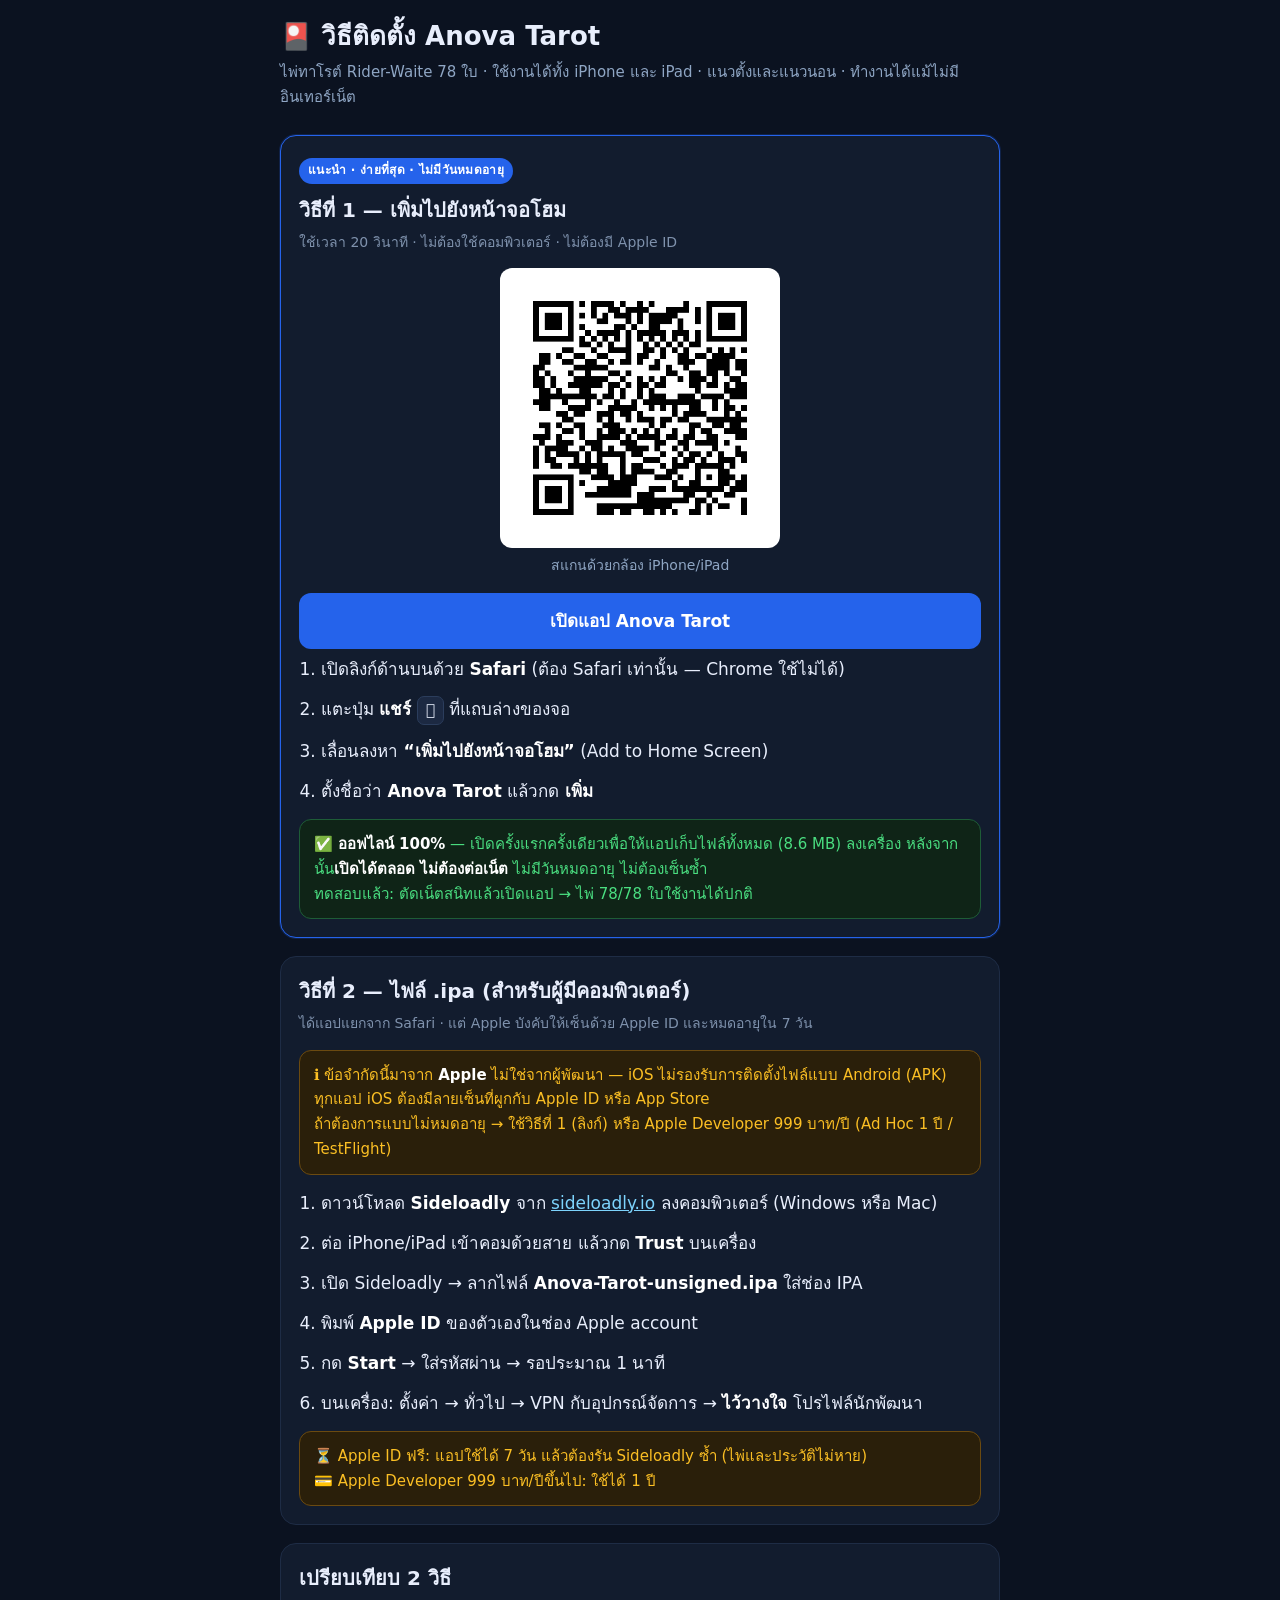
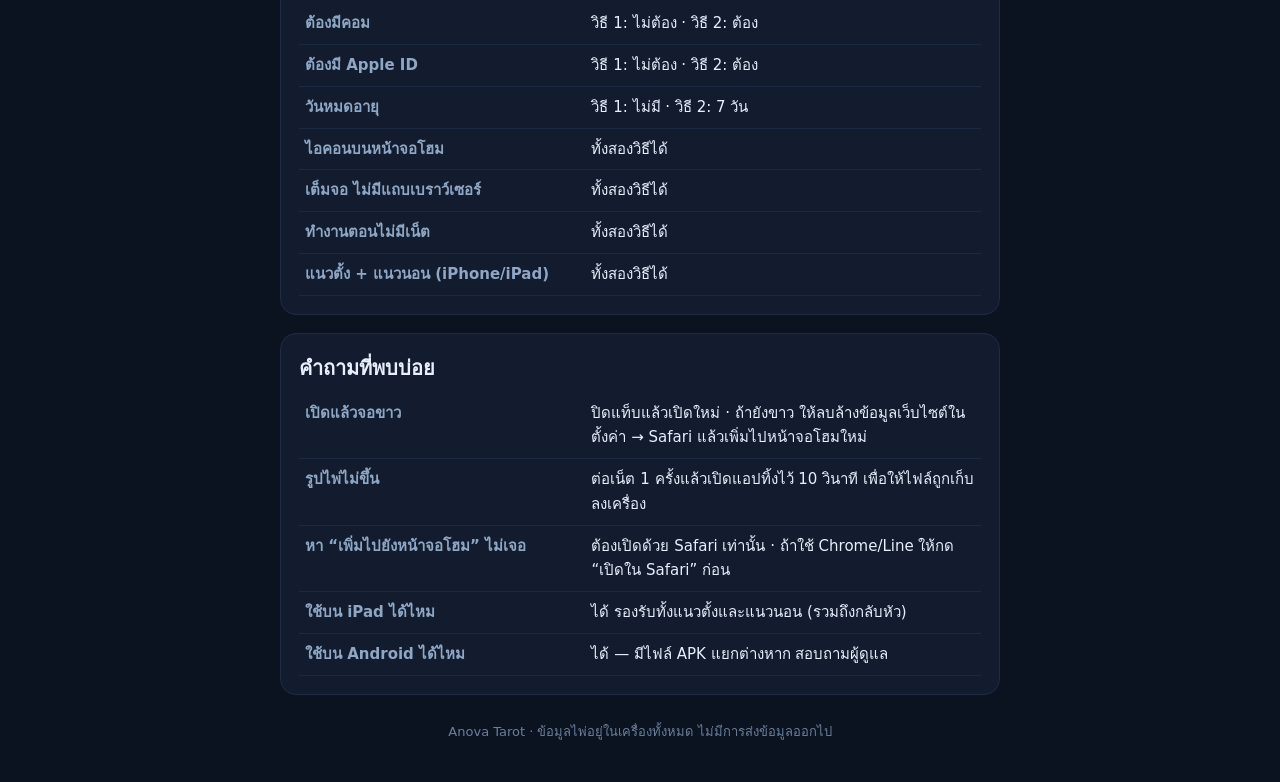
<file: install.html>
<!DOCTYPE html>
<html lang="th">
<head>
<meta charset="UTF-8">
<meta name="viewport" content="width=device-width, initial-scale=1.0, viewport-fit=cover">
<meta name="theme-color" content="#0b1220">
<title>วิธีติดตั้ง Anova Tarot บน iPhone / iPad</title>
<style>
  :root{color-scheme:dark}
  *{box-sizing:border-box}
  body{margin:0;padding:calc(20px + env(safe-area-inset-top)) 18px calc(40px + env(safe-area-inset-bottom));
       font-family:-apple-system,"SF Thai","Noto Sans Thai",system-ui,sans-serif;
       background:#0b1220;color:#e8eefc;line-height:1.65;font-size:17px}
  .wrap{max-width:720px;margin:0 auto}
  h1{font-size:26px;margin:0 0 6px;line-height:1.3}
  .sub{color:#8fa6c4;font-size:15px;margin-bottom:26px}
  .card{background:#121c2e;border:1px solid #1e2c45;border-radius:16px;padding:18px;margin:0 0 18px}
  .card.recommend{border-color:#2563eb;box-shadow:0 0 0 1px #2563eb33}
  .badge{display:inline-block;background:#2563eb;color:#fff;font-size:12px;font-weight:700;
         padding:3px 9px;border-radius:999px;margin-bottom:10px;letter-spacing:.3px}
  h2{font-size:20px;margin:0 0 4px}
  .meta{color:#7f92ad;font-size:14px;margin-bottom:14px}
  ol{padding-left:22px;margin:0}
  ol li{margin:0 0 12px}
  b{color:#fff}
  .kbd{display:inline-block;background:#1c2942;border:1px solid #2b3d5c;border-radius:7px;
       padding:1px 8px;font-size:15px}
  .ok{color:#4ade80;font-weight:600}
  .warn{background:#2a1f0a;border:1px solid #6b4a10;border-radius:12px;padding:12px 14px;
        color:#fbbf24;font-size:15px;margin-top:14px}
  a{color:#7dd3fc}
  .qr{display:block;width:min(280px,72vw);height:auto;margin:14px auto 6px;border-radius:12px;background:#fff;padding:10px}
  .qr-cap{text-align:center;color:#8fa6c4;font-size:14px}
  .btn{display:block;text-align:center;background:#2563eb;color:#fff;text-decoration:none;
       font-weight:700;padding:14px;border-radius:12px;margin:16px 0 6px}
  .foot{color:#6b7f9c;font-size:13px;text-align:center;margin-top:26px}
  table{width:100%;border-collapse:collapse;font-size:15px;margin-top:8px}
  td,th{padding:8px 6px;border-bottom:1px solid #1c2942;text-align:left;vertical-align:top}
  th{color:#8fa6c4;font-weight:600;width:42%}
</style>
</head>
<body>
<div class="wrap">

<h1>🎴 วิธีติดตั้ง Anova Tarot</h1>
<div class="sub">ไพ่ทาโรต์ Rider-Waite 78 ใบ · ใช้งานได้ทั้ง iPhone และ iPad · แนวตั้งและแนวนอน · ทำงานได้แม้ไม่มีอินเทอร์เน็ต</div>

<div class="card recommend">
  <span class="badge">แนะนำ · ง่ายที่สุด · ไม่มีวันหมดอายุ</span>
  <h2>วิธีที่ 1 — เพิ่มไปยังหน้าจอโฮม</h2>
  <div class="meta">ใช้เวลา 20 วินาที · ไม่ต้องใช้คอมพิวเตอร์ · ไม่ต้องมี Apple ID</div>

  <img class="qr" src="qr.png" alt="QR code เปิดแอป Anova Tarot">
  <div class="qr-cap">สแกนด้วยกล้อง iPhone/iPad</div>

  <a class="btn" href="./">เปิดแอป Anova Tarot</a>

  <ol>
    <li>เปิดลิงก์ด้านบนด้วย <b>Safari</b> (ต้อง Safari เท่านั้น — Chrome ใช้ไม่ได้)</li>
    <li>แตะปุ่ม <b>แชร์</b> <span class="kbd">􀈂</span> ที่แถบล่างของจอ</li>
    <li>เลื่อนลงหา <b>“เพิ่มไปยังหน้าจอโฮม”</b> (Add to Home Screen)</li>
    <li>ตั้งชื่อว่า <b>Anova Tarot</b> แล้วกด <b>เพิ่ม</b></li>
  </ol>

  <div class="warn" style="background:#0f2417;border-color:#1e5c37;color:#4ade80">
    ✅ <b>ออฟไลน์ 100%</b> — เปิดครั้งแรกครั้งเดียวเพื่อให้แอปเก็บไฟล์ทั้งหมด (8.6 MB) ลงเครื่อง
    หลังจากนั้น<b>เปิดได้ตลอด ไม่ต้องต่อเน็ต</b> ไม่มีวันหมดอายุ ไม่ต้องเซ็นซ้ำ<br>
    ทดสอบแล้ว: ตัดเน็ตสนิทแล้วเปิดแอป → ไพ่ 78/78 ใบใช้งานได้ปกติ
  </div>
</div>

<div class="card">
  <h2>วิธีที่ 2 — ไฟล์ .ipa (สำหรับผู้มีคอมพิวเตอร์)</h2>
  <div class="meta">ได้แอปแยกจาก Safari · แต่ Apple บังคับให้เซ็นด้วย Apple ID และหมดอายุใน 7 วัน</div>
  <div class="warn" style="margin-top:0;margin-bottom:14px">
    ℹ️ ข้อจำกัดนี้มาจาก <b>Apple</b> ไม่ใช่จากผู้พัฒนา — iOS ไม่รองรับการติดตั้งไฟล์แบบ Android (APK)
    ทุกแอป iOS ต้องมีลายเซ็นที่ผูกกับ Apple ID หรือ App Store<br>
    ถ้าต้องการแบบไม่หมดอายุ → ใช้วิธีที่ 1 (ลิงก์) หรือ Apple Developer 999 บาท/ปี (Ad Hoc 1 ปี / TestFlight)
  </div>
  <ol>
    <li>ดาวน์โหลด <b>Sideloadly</b> จาก <a href="https://sideloadly.io" target="_blank" rel="noopener">sideloadly.io</a> ลงคอมพิวเตอร์ (Windows หรือ Mac)</li>
    <li>ต่อ iPhone/iPad เข้าคอมด้วยสาย แล้วกด <b>Trust</b> บนเครื่อง</li>
    <li>เปิด Sideloadly → ลากไฟล์ <b>Anova-Tarot-unsigned.ipa</b> ใส่ช่อง IPA</li>
    <li>พิมพ์ <b>Apple ID</b> ของตัวเองในช่อง Apple account</li>
    <li>กด <b>Start</b> → ใส่รหัสผ่าน → รอประมาณ 1 นาที</li>
    <li>บนเครื่อง: ตั้งค่า → ทั่วไป → VPN กับอุปกรณ์จัดการ → <b>ไว้วางใจ</b> โปรไฟล์นักพัฒนา</li>
  </ol>
  <div class="warn">
    ⏳ Apple ID ฟรี: แอปใช้ได้ 7 วัน แล้วต้องรัน Sideloadly ซ้ำ (ไพ่และประวัติไม่หาย)<br>
    💳 Apple Developer 999 บาท/ปีขึ้นไป: ใช้ได้ 1 ปี
  </div>
</div>

<div class="card">
  <h2>เปรียบเทียบ 2 วิธี</h2>
  <table>
    <tr><th>ต้องมีคอม</th><td>วิธี 1: ไม่ต้อง · วิธี 2: ต้อง</td></tr>
    <tr><th>ต้องมี Apple ID</th><td>วิธี 1: ไม่ต้อง · วิธี 2: ต้อง</td></tr>
    <tr><th>วันหมดอายุ</th><td>วิธี 1: ไม่มี · วิธี 2: 7 วัน</td></tr>
    <tr><th>ไอคอนบนหน้าจอโฮม</th><td>ทั้งสองวิธีได้</td></tr>
    <tr><th>เต็มจอ ไม่มีแถบเบราว์เซอร์</th><td>ทั้งสองวิธีได้</td></tr>
    <tr><th>ทำงานตอนไม่มีเน็ต</th><td>ทั้งสองวิธีได้</td></tr>
    <tr><th>แนวตั้ง + แนวนอน (iPhone/iPad)</th><td>ทั้งสองวิธีได้</td></tr>
  </table>
</div>

<div class="card">
  <h2>คำถามที่พบบ่อย</h2>
  <table>
    <tr><th>เปิดแล้วจอขาว</th><td>ปิดแท็บแล้วเปิดใหม่ · ถ้ายังขาว ให้ลบล้างข้อมูลเว็บไซต์ใน ตั้งค่า → Safari แล้วเพิ่มไปหน้าจอโฮมใหม่</td></tr>
    <tr><th>รูปไพ่ไม่ขึ้น</th><td>ต่อเน็ต 1 ครั้งแล้วเปิดแอปทิ้งไว้ 10 วินาที เพื่อให้ไฟล์ถูกเก็บลงเครื่อง</td></tr>
    <tr><th>หา “เพิ่มไปยังหน้าจอโฮม” ไม่เจอ</th><td>ต้องเปิดด้วย Safari เท่านั้น · ถ้าใช้ Chrome/Line ให้กด “เปิดใน Safari” ก่อน</td></tr>
    <tr><th>ใช้บน iPad ได้ไหม</th><td>ได้ รองรับทั้งแนวตั้งและแนวนอน (รวมถึงกลับหัว)</td></tr>
    <tr><th>ใช้บน Android ได้ไหม</th><td>ได้ — มีไฟล์ APK แยกต่างหาก สอบถามผู้ดูแล</td></tr>
  </table>
</div>

<div class="foot">
  Anova Tarot · ข้อมูลไพ่อยู่ในเครื่องทั้งหมด ไม่มีการส่งข้อมูลออกไป
</div>

</div>
</body>
</html>
</file>
<file: fonts.css>
/* latin-ext */
@font-face {
  font-family: 'Cinzel';
  font-style: normal;
  font-weight: 600;
  font-display: swap;
  src: url(fonts/8vIJ7ww63mVu7gt7-GT7LEc.woff2) format('woff2');
  unicode-range: U+0100-02BA, U+02BD-02C5, U+02C7-02CC, U+02CE-02D7, U+02DD-02FF, U+0304, U+0308, U+0329, U+1D00-1DBF, U+1E00-1E9F, U+1EF2-1EFF, U+2020, U+20A0-20AB, U+20AD-20C4, U+2113, U+2C60-2C7F, U+A720-A7FF;
}
/* latin */
@font-face {
  font-family: 'Cinzel';
  font-style: normal;
  font-weight: 600;
  font-display: swap;
  src: url(fonts/8vIJ7ww63mVu7gt79mT7.woff2) format('woff2');
  unicode-range: U+0000-00FF, U+0131, U+0152-0153, U+02BB-02BC, U+02C6, U+02DA, U+02DC, U+0304, U+0308, U+0329, U+2000-206F, U+20AC, U+2122, U+2191, U+2193, U+2212, U+2215, U+FEFF, U+FFFD;
}
/* latin-ext */
@font-face {
  font-family: 'Cinzel';
  font-style: normal;
  font-weight: 700;
  font-display: swap;
  src: url(fonts/8vIJ7ww63mVu7gt7-GT7LEc.woff2) format('woff2');
  unicode-range: U+0100-02BA, U+02BD-02C5, U+02C7-02CC, U+02CE-02D7, U+02DD-02FF, U+0304, U+0308, U+0329, U+1D00-1DBF, U+1E00-1E9F, U+1EF2-1EFF, U+2020, U+20A0-20AB, U+20AD-20C4, U+2113, U+2C60-2C7F, U+A720-A7FF;
}
/* latin */
@font-face {
  font-family: 'Cinzel';
  font-style: normal;
  font-weight: 700;
  font-display: swap;
  src: url(fonts/8vIJ7ww63mVu7gt79mT7.woff2) format('woff2');
  unicode-range: U+0000-00FF, U+0131, U+0152-0153, U+02BB-02BC, U+02C6, U+02DA, U+02DC, U+0304, U+0308, U+0329, U+2000-206F, U+20AC, U+2122, U+2191, U+2193, U+2212, U+2215, U+FEFF, U+FFFD;
}
/* latin-ext */
@font-face {
  font-family: 'Cinzel';
  font-style: normal;
  font-weight: 900;
  font-display: swap;
  src: url(fonts/8vIJ7ww63mVu7gt7-GT7LEc.woff2) format('woff2');
  unicode-range: U+0100-02BA, U+02BD-02C5, U+02C7-02CC, U+02CE-02D7, U+02DD-02FF, U+0304, U+0308, U+0329, U+1D00-1DBF, U+1E00-1E9F, U+1EF2-1EFF, U+2020, U+20A0-20AB, U+20AD-20C4, U+2113, U+2C60-2C7F, U+A720-A7FF;
}
/* latin */
@font-face {
  font-family: 'Cinzel';
  font-style: normal;
  font-weight: 900;
  font-display: swap;
  src: url(fonts/8vIJ7ww63mVu7gt79mT7.woff2) format('woff2');
  unicode-range: U+0000-00FF, U+0131, U+0152-0153, U+02BB-02BC, U+02C6, U+02DA, U+02DC, U+0304, U+0308, U+0329, U+2000-206F, U+20AC, U+2122, U+2191, U+2193, U+2212, U+2215, U+FEFF, U+FFFD;
}
/* thai */
@font-face {
  font-family: 'Prompt';
  font-style: italic;
  font-weight: 400;
  font-display: swap;
  src: url(fonts/-W_9XJnvUD7dzB2KZeoLTkYTeg.woff2) format('woff2');
  unicode-range: U+02D7, U+0303, U+0331, U+0E01-0E5B, U+200C-200D, U+25CC;
}
/* vietnamese */
@font-face {
  font-family: 'Prompt';
  font-style: italic;
  font-weight: 400;
  font-display: swap;
  src: url(fonts/-W_9XJnvUD7dzB2KZeoQTkYTeg.woff2) format('woff2');
  unicode-range: U+0102-0103, U+0110-0111, U+0128-0129, U+0168-0169, U+01A0-01A1, U+01AF-01B0, U+0300-0301, U+0303-0304, U+0308-0309, U+0323, U+0329, U+1EA0-1EF9, U+20AB;
}
/* latin-ext */
@font-face {
  font-family: 'Prompt';
  font-style: italic;
  font-weight: 400;
  font-display: swap;
  src: url(fonts/-W_9XJnvUD7dzB2KZeoRTkYTeg.woff2) format('woff2');
  unicode-range: U+0100-02BA, U+02BD-02C5, U+02C7-02CC, U+02CE-02D7, U+02DD-02FF, U+0304, U+0308, U+0329, U+1D00-1DBF, U+1E00-1E9F, U+1EF2-1EFF, U+2020, U+20A0-20AB, U+20AD-20C4, U+2113, U+2C60-2C7F, U+A720-A7FF;
}
/* latin */
@font-face {
  font-family: 'Prompt';
  font-style: italic;
  font-weight: 400;
  font-display: swap;
  src: url(fonts/-W_9XJnvUD7dzB2KZeofTkY.woff2) format('woff2');
  unicode-range: U+0000-00FF, U+0131, U+0152-0153, U+02BB-02BC, U+02C6, U+02DA, U+02DC, U+0304, U+0308, U+0329, U+2000-206F, U+20AC, U+2122, U+2191, U+2193, U+2212, U+2215, U+FEFF, U+FFFD;
}
/* thai */
@font-face {
  font-family: 'Prompt';
  font-style: normal;
  font-weight: 300;
  font-display: swap;
  src: url(fonts/-W_8XJnvUD7dzB2Cy_gIfWMuQ5Q.woff2) format('woff2');
  unicode-range: U+02D7, U+0303, U+0331, U+0E01-0E5B, U+200C-200D, U+25CC;
}
/* vietnamese */
@font-face {
  font-family: 'Prompt';
  font-style: normal;
  font-weight: 300;
  font-display: swap;
  src: url(fonts/-W_8XJnvUD7dzB2Cy_gIZmMuQ5Q.woff2) format('woff2');
  unicode-range: U+0102-0103, U+0110-0111, U+0128-0129, U+0168-0169, U+01A0-01A1, U+01AF-01B0, U+0300-0301, U+0303-0304, U+0308-0309, U+0323, U+0329, U+1EA0-1EF9, U+20AB;
}
/* latin-ext */
@font-face {
  font-family: 'Prompt';
  font-style: normal;
  font-weight: 300;
  font-display: swap;
  src: url(fonts/-W_8XJnvUD7dzB2Cy_gIZ2MuQ5Q.woff2) format('woff2');
  unicode-range: U+0100-02BA, U+02BD-02C5, U+02C7-02CC, U+02CE-02D7, U+02DD-02FF, U+0304, U+0308, U+0329, U+1D00-1DBF, U+1E00-1E9F, U+1EF2-1EFF, U+2020, U+20A0-20AB, U+20AD-20C4, U+2113, U+2C60-2C7F, U+A720-A7FF;
}
/* latin */
@font-face {
  font-family: 'Prompt';
  font-style: normal;
  font-weight: 300;
  font-display: swap;
  src: url(fonts/-W_8XJnvUD7dzB2Cy_gIaWMu.woff2) format('woff2');
  unicode-range: U+0000-00FF, U+0131, U+0152-0153, U+02BB-02BC, U+02C6, U+02DA, U+02DC, U+0304, U+0308, U+0329, U+2000-206F, U+20AC, U+2122, U+2191, U+2193, U+2212, U+2215, U+FEFF, U+FFFD;
}
/* thai */
@font-face {
  font-family: 'Prompt';
  font-style: normal;
  font-weight: 400;
  font-display: swap;
  src: url(fonts/-W__XJnvUD7dzB2KdNodVkI.woff2) format('woff2');
  unicode-range: U+02D7, U+0303, U+0331, U+0E01-0E5B, U+200C-200D, U+25CC;
}
/* vietnamese */
@font-face {
  font-family: 'Prompt';
  font-style: normal;
  font-weight: 400;
  font-display: swap;
  src: url(fonts/-W__XJnvUD7dzB2Kb9odVkI.woff2) format('woff2');
  unicode-range: U+0102-0103, U+0110-0111, U+0128-0129, U+0168-0169, U+01A0-01A1, U+01AF-01B0, U+0300-0301, U+0303-0304, U+0308-0309, U+0323, U+0329, U+1EA0-1EF9, U+20AB;
}
/* latin-ext */
@font-face {
  font-family: 'Prompt';
  font-style: normal;
  font-weight: 400;
  font-display: swap;
  src: url(fonts/-W__XJnvUD7dzB2KbtodVkI.woff2) format('woff2');
  unicode-range: U+0100-02BA, U+02BD-02C5, U+02C7-02CC, U+02CE-02D7, U+02DD-02FF, U+0304, U+0308, U+0329, U+1D00-1DBF, U+1E00-1E9F, U+1EF2-1EFF, U+2020, U+20A0-20AB, U+20AD-20C4, U+2113, U+2C60-2C7F, U+A720-A7FF;
}
/* latin */
@font-face {
  font-family: 'Prompt';
  font-style: normal;
  font-weight: 400;
  font-display: swap;
  src: url(fonts/-W__XJnvUD7dzB2KYNod.woff2) format('woff2');
  unicode-range: U+0000-00FF, U+0131, U+0152-0153, U+02BB-02BC, U+02C6, U+02DA, U+02DC, U+0304, U+0308, U+0329, U+2000-206F, U+20AC, U+2122, U+2191, U+2193, U+2212, U+2215, U+FEFF, U+FFFD;
}
/* thai */
@font-face {
  font-family: 'Prompt';
  font-style: normal;
  font-weight: 500;
  font-display: swap;
  src: url(fonts/-W_8XJnvUD7dzB2Ck_kIfWMuQ5Q.woff2) format('woff2');
  unicode-range: U+02D7, U+0303, U+0331, U+0E01-0E5B, U+200C-200D, U+25CC;
}
/* vietnamese */
@font-face {
  font-family: 'Prompt';
  font-style: normal;
  font-weight: 500;
  font-display: swap;
  src: url(fonts/-W_8XJnvUD7dzB2Ck_kIZmMuQ5Q.woff2) format('woff2');
  unicode-range: U+0102-0103, U+0110-0111, U+0128-0129, U+0168-0169, U+01A0-01A1, U+01AF-01B0, U+0300-0301, U+0303-0304, U+0308-0309, U+0323, U+0329, U+1EA0-1EF9, U+20AB;
}
/* latin-ext */
@font-face {
  font-family: 'Prompt';
  font-style: normal;
  font-weight: 500;
  font-display: swap;
  src: url(fonts/-W_8XJnvUD7dzB2Ck_kIZ2MuQ5Q.woff2) format('woff2');
  unicode-range: U+0100-02BA, U+02BD-02C5, U+02C7-02CC, U+02CE-02D7, U+02DD-02FF, U+0304, U+0308, U+0329, U+1D00-1DBF, U+1E00-1E9F, U+1EF2-1EFF, U+2020, U+20A0-20AB, U+20AD-20C4, U+2113, U+2C60-2C7F, U+A720-A7FF;
}
/* latin */
@font-face {
  font-family: 'Prompt';
  font-style: normal;
  font-weight: 500;
  font-display: swap;
  src: url(fonts/-W_8XJnvUD7dzB2Ck_kIaWMu.woff2) format('woff2');
  unicode-range: U+0000-00FF, U+0131, U+0152-0153, U+02BB-02BC, U+02C6, U+02DA, U+02DC, U+0304, U+0308, U+0329, U+2000-206F, U+20AC, U+2122, U+2191, U+2193, U+2212, U+2215, U+FEFF, U+FFFD;
}
/* thai */
@font-face {
  font-family: 'Prompt';
  font-style: normal;
  font-weight: 600;
  font-display: swap;
  src: url(fonts/-W_8XJnvUD7dzB2Cv_4IfWMuQ5Q.woff2) format('woff2');
  unicode-range: U+02D7, U+0303, U+0331, U+0E01-0E5B, U+200C-200D, U+25CC;
}
/* vietnamese */
@font-face {
  font-family: 'Prompt';
  font-style: normal;
  font-weight: 600;
  font-display: swap;
  src: url(fonts/-W_8XJnvUD7dzB2Cv_4IZmMuQ5Q.woff2) format('woff2');
  unicode-range: U+0102-0103, U+0110-0111, U+0128-0129, U+0168-0169, U+01A0-01A1, U+01AF-01B0, U+0300-0301, U+0303-0304, U+0308-0309, U+0323, U+0329, U+1EA0-1EF9, U+20AB;
}
/* latin-ext */
@font-face {
  font-family: 'Prompt';
  font-style: normal;
  font-weight: 600;
  font-display: swap;
  src: url(fonts/-W_8XJnvUD7dzB2Cv_4IZ2MuQ5Q.woff2) format('woff2');
  unicode-range: U+0100-02BA, U+02BD-02C5, U+02C7-02CC, U+02CE-02D7, U+02DD-02FF, U+0304, U+0308, U+0329, U+1D00-1DBF, U+1E00-1E9F, U+1EF2-1EFF, U+2020, U+20A0-20AB, U+20AD-20C4, U+2113, U+2C60-2C7F, U+A720-A7FF;
}
/* latin */
@font-face {
  font-family: 'Prompt';
  font-style: normal;
  font-weight: 600;
  font-display: swap;
  src: url(fonts/-W_8XJnvUD7dzB2Cv_4IaWMu.woff2) format('woff2');
  unicode-range: U+0000-00FF, U+0131, U+0152-0153, U+02BB-02BC, U+02C6, U+02DA, U+02DC, U+0304, U+0308, U+0329, U+2000-206F, U+20AC, U+2122, U+2191, U+2193, U+2212, U+2215, U+FEFF, U+FFFD;
}
/* thai */
@font-face {
  font-family: 'Prompt';
  font-style: normal;
  font-weight: 700;
  font-display: swap;
  src: url(fonts/-W_8XJnvUD7dzB2C2_8IfWMuQ5Q.woff2) format('woff2');
  unicode-range: U+02D7, U+0303, U+0331, U+0E01-0E5B, U+200C-200D, U+25CC;
}
/* vietnamese */
@font-face {
  font-family: 'Prompt';
  font-style: normal;
  font-weight: 700;
  font-display: swap;
  src: url(fonts/-W_8XJnvUD7dzB2C2_8IZmMuQ5Q.woff2) format('woff2');
  unicode-range: U+0102-0103, U+0110-0111, U+0128-0129, U+0168-0169, U+01A0-01A1, U+01AF-01B0, U+0300-0301, U+0303-0304, U+0308-0309, U+0323, U+0329, U+1EA0-1EF9, U+20AB;
}
/* latin-ext */
@font-face {
  font-family: 'Prompt';
  font-style: normal;
  font-weight: 700;
  font-display: swap;
  src: url(fonts/-W_8XJnvUD7dzB2C2_8IZ2MuQ5Q.woff2) format('woff2');
  unicode-range: U+0100-02BA, U+02BD-02C5, U+02C7-02CC, U+02CE-02D7, U+02DD-02FF, U+0304, U+0308, U+0329, U+1D00-1DBF, U+1E00-1E9F, U+1EF2-1EFF, U+2020, U+20A0-20AB, U+20AD-20C4, U+2113, U+2C60-2C7F, U+A720-A7FF;
}
/* latin */
@font-face {
  font-family: 'Prompt';
  font-style: normal;
  font-weight: 700;
  font-display: swap;
  src: url(fonts/-W_8XJnvUD7dzB2C2_8IaWMu.woff2) format('woff2');
  unicode-range: U+0000-00FF, U+0131, U+0152-0153, U+02BB-02BC, U+02C6, U+02DA, U+02DC, U+0304, U+0308, U+0329, U+2000-206F, U+20AC, U+2122, U+2191, U+2193, U+2212, U+2215, U+FEFF, U+FFFD;
}
/* thai */
@font-face {
  font-family: 'Sarabun';
  font-style: normal;
  font-weight: 300;
  font-display: swap;
  src: url(fonts/DtVmJx26TKEr37c9YL5rik8s6zDX.woff2) format('woff2');
  unicode-range: U+02D7, U+0303, U+0331, U+0E01-0E5B, U+200C-200D, U+25CC;
}
/* vietnamese */
@font-face {
  font-family: 'Sarabun';
  font-style: normal;
  font-weight: 300;
  font-display: swap;
  src: url(fonts/DtVmJx26TKEr37c9YL5rilQs6zDX.woff2) format('woff2');
  unicode-range: U+0102-0103, U+0110-0111, U+0128-0129, U+0168-0169, U+01A0-01A1, U+01AF-01B0, U+0300-0301, U+0303-0304, U+0308-0309, U+0323, U+0329, U+1EA0-1EF9, U+20AB;
}
/* latin-ext */
@font-face {
  font-family: 'Sarabun';
  font-style: normal;
  font-weight: 300;
  font-display: swap;
  src: url(fonts/DtVmJx26TKEr37c9YL5rilUs6zDX.woff2) format('woff2');
  unicode-range: U+0100-02BA, U+02BD-02C5, U+02C7-02CC, U+02CE-02D7, U+02DD-02FF, U+0304, U+0308, U+0329, U+1D00-1DBF, U+1E00-1E9F, U+1EF2-1EFF, U+2020, U+20A0-20AB, U+20AD-20C4, U+2113, U+2C60-2C7F, U+A720-A7FF;
}
/* latin */
@font-face {
  font-family: 'Sarabun';
  font-style: normal;
  font-weight: 300;
  font-display: swap;
  src: url(fonts/DtVmJx26TKEr37c9YL5rilss6w.woff2) format('woff2');
  unicode-range: U+0000-00FF, U+0131, U+0152-0153, U+02BB-02BC, U+02C6, U+02DA, U+02DC, U+0304, U+0308, U+0329, U+2000-206F, U+20AC, U+2122, U+2191, U+2193, U+2212, U+2215, U+FEFF, U+FFFD;
}
/* thai */
@font-face {
  font-family: 'Sarabun';
  font-style: normal;
  font-weight: 400;
  font-display: swap;
  src: url(fonts/DtVjJx26TKEr37c9aAFJn2QN.woff2) format('woff2');
  unicode-range: U+02D7, U+0303, U+0331, U+0E01-0E5B, U+200C-200D, U+25CC;
}
/* vietnamese */
@font-face {
  font-family: 'Sarabun';
  font-style: normal;
  font-weight: 400;
  font-display: swap;
  src: url(fonts/DtVjJx26TKEr37c9aBpJn2QN.woff2) format('woff2');
  unicode-range: U+0102-0103, U+0110-0111, U+0128-0129, U+0168-0169, U+01A0-01A1, U+01AF-01B0, U+0300-0301, U+0303-0304, U+0308-0309, U+0323, U+0329, U+1EA0-1EF9, U+20AB;
}
/* latin-ext */
@font-face {
  font-family: 'Sarabun';
  font-style: normal;
  font-weight: 400;
  font-display: swap;
  src: url(fonts/DtVjJx26TKEr37c9aBtJn2QN.woff2) format('woff2');
  unicode-range: U+0100-02BA, U+02BD-02C5, U+02C7-02CC, U+02CE-02D7, U+02DD-02FF, U+0304, U+0308, U+0329, U+1D00-1DBF, U+1E00-1E9F, U+1EF2-1EFF, U+2020, U+20A0-20AB, U+20AD-20C4, U+2113, U+2C60-2C7F, U+A720-A7FF;
}
/* latin */
@font-face {
  font-family: 'Sarabun';
  font-style: normal;
  font-weight: 400;
  font-display: swap;
  src: url(fonts/DtVjJx26TKEr37c9aBVJnw.woff2) format('woff2');
  unicode-range: U+0000-00FF, U+0131, U+0152-0153, U+02BB-02BC, U+02C6, U+02DA, U+02DC, U+0304, U+0308, U+0329, U+2000-206F, U+20AC, U+2122, U+2191, U+2193, U+2212, U+2215, U+FEFF, U+FFFD;
}
/* thai */
@font-face {
  font-family: 'Sarabun';
  font-style: normal;
  font-weight: 500;
  font-display: swap;
  src: url(fonts/DtVmJx26TKEr37c9YOZqik8s6zDX.woff2) format('woff2');
  unicode-range: U+02D7, U+0303, U+0331, U+0E01-0E5B, U+200C-200D, U+25CC;
}
/* vietnamese */
@font-face {
  font-family: 'Sarabun';
  font-style: normal;
  font-weight: 500;
  font-display: swap;
  src: url(fonts/DtVmJx26TKEr37c9YOZqilQs6zDX.woff2) format('woff2');
  unicode-range: U+0102-0103, U+0110-0111, U+0128-0129, U+0168-0169, U+01A0-01A1, U+01AF-01B0, U+0300-0301, U+0303-0304, U+0308-0309, U+0323, U+0329, U+1EA0-1EF9, U+20AB;
}
/* latin-ext */
@font-face {
  font-family: 'Sarabun';
  font-style: normal;
  font-weight: 500;
  font-display: swap;
  src: url(fonts/DtVmJx26TKEr37c9YOZqilUs6zDX.woff2) format('woff2');
  unicode-range: U+0100-02BA, U+02BD-02C5, U+02C7-02CC, U+02CE-02D7, U+02DD-02FF, U+0304, U+0308, U+0329, U+1D00-1DBF, U+1E00-1E9F, U+1EF2-1EFF, U+2020, U+20A0-20AB, U+20AD-20C4, U+2113, U+2C60-2C7F, U+A720-A7FF;
}
/* latin */
@font-face {
  font-family: 'Sarabun';
  font-style: normal;
  font-weight: 500;
  font-display: swap;
  src: url(fonts/DtVmJx26TKEr37c9YOZqilss6w.woff2) format('woff2');
  unicode-range: U+0000-00FF, U+0131, U+0152-0153, U+02BB-02BC, U+02C6, U+02DA, U+02DC, U+0304, U+0308, U+0329, U+2000-206F, U+20AC, U+2122, U+2191, U+2193, U+2212, U+2215, U+FEFF, U+FFFD;
}
/* thai */
@font-face {
  font-family: 'Sarabun';
  font-style: normal;
  font-weight: 600;
  font-display: swap;
  src: url(fonts/DtVmJx26TKEr37c9YMptik8s6zDX.woff2) format('woff2');
  unicode-range: U+02D7, U+0303, U+0331, U+0E01-0E5B, U+200C-200D, U+25CC;
}
/* vietnamese */
@font-face {
  font-family: 'Sarabun';
  font-style: normal;
  font-weight: 600;
  font-display: swap;
  src: url(fonts/DtVmJx26TKEr37c9YMptilQs6zDX.woff2) format('woff2');
  unicode-range: U+0102-0103, U+0110-0111, U+0128-0129, U+0168-0169, U+01A0-01A1, U+01AF-01B0, U+0300-0301, U+0303-0304, U+0308-0309, U+0323, U+0329, U+1EA0-1EF9, U+20AB;
}
/* latin-ext */
@font-face {
  font-family: 'Sarabun';
  font-style: normal;
  font-weight: 600;
  font-display: swap;
  src: url(fonts/DtVmJx26TKEr37c9YMptilUs6zDX.woff2) format('woff2');
  unicode-range: U+0100-02BA, U+02BD-02C5, U+02C7-02CC, U+02CE-02D7, U+02DD-02FF, U+0304, U+0308, U+0329, U+1D00-1DBF, U+1E00-1E9F, U+1EF2-1EFF, U+2020, U+20A0-20AB, U+20AD-20C4, U+2113, U+2C60-2C7F, U+A720-A7FF;
}
/* latin */
@font-face {
  font-family: 'Sarabun';
  font-style: normal;
  font-weight: 600;
  font-display: swap;
  src: url(fonts/DtVmJx26TKEr37c9YMptilss6w.woff2) format('woff2');
  unicode-range: U+0000-00FF, U+0131, U+0152-0153, U+02BB-02BC, U+02C6, U+02DA, U+02DC, U+0304, U+0308, U+0329, U+2000-206F, U+20AC, U+2122, U+2191, U+2193, U+2212, U+2215, U+FEFF, U+FFFD;
}
/* thai */
@font-face {
  font-family: 'Sarabun';
  font-style: normal;
  font-weight: 700;
  font-display: swap;
  src: url(fonts/DtVmJx26TKEr37c9YK5sik8s6zDX.woff2) format('woff2');
  unicode-range: U+02D7, U+0303, U+0331, U+0E01-0E5B, U+200C-200D, U+25CC;
}
/* vietnamese */
@font-face {
  font-family: 'Sarabun';
  font-style: normal;
  font-weight: 700;
  font-display: swap;
  src: url(fonts/DtVmJx26TKEr37c9YK5silQs6zDX.woff2) format('woff2');
  unicode-range: U+0102-0103, U+0110-0111, U+0128-0129, U+0168-0169, U+01A0-01A1, U+01AF-01B0, U+0300-0301, U+0303-0304, U+0308-0309, U+0323, U+0329, U+1EA0-1EF9, U+20AB;
}
/* latin-ext */
@font-face {
  font-family: 'Sarabun';
  font-style: normal;
  font-weight: 700;
  font-display: swap;
  src: url(fonts/DtVmJx26TKEr37c9YK5silUs6zDX.woff2) format('woff2');
  unicode-range: U+0100-02BA, U+02BD-02C5, U+02C7-02CC, U+02CE-02D7, U+02DD-02FF, U+0304, U+0308, U+0329, U+1D00-1DBF, U+1E00-1E9F, U+1EF2-1EFF, U+2020, U+20A0-20AB, U+20AD-20C4, U+2113, U+2C60-2C7F, U+A720-A7FF;
}
/* latin */
@font-face {
  font-family: 'Sarabun';
  font-style: normal;
  font-weight: 700;
  font-display: swap;
  src: url(fonts/DtVmJx26TKEr37c9YK5silss6w.woff2) format('woff2');
  unicode-range: U+0000-00FF, U+0131, U+0152-0153, U+02BB-02BC, U+02C6, U+02DA, U+02DC, U+0304, U+0308, U+0329, U+2000-206F, U+20AC, U+2122, U+2191, U+2193, U+2212, U+2215, U+FEFF, U+FFFD;
}
</file>
